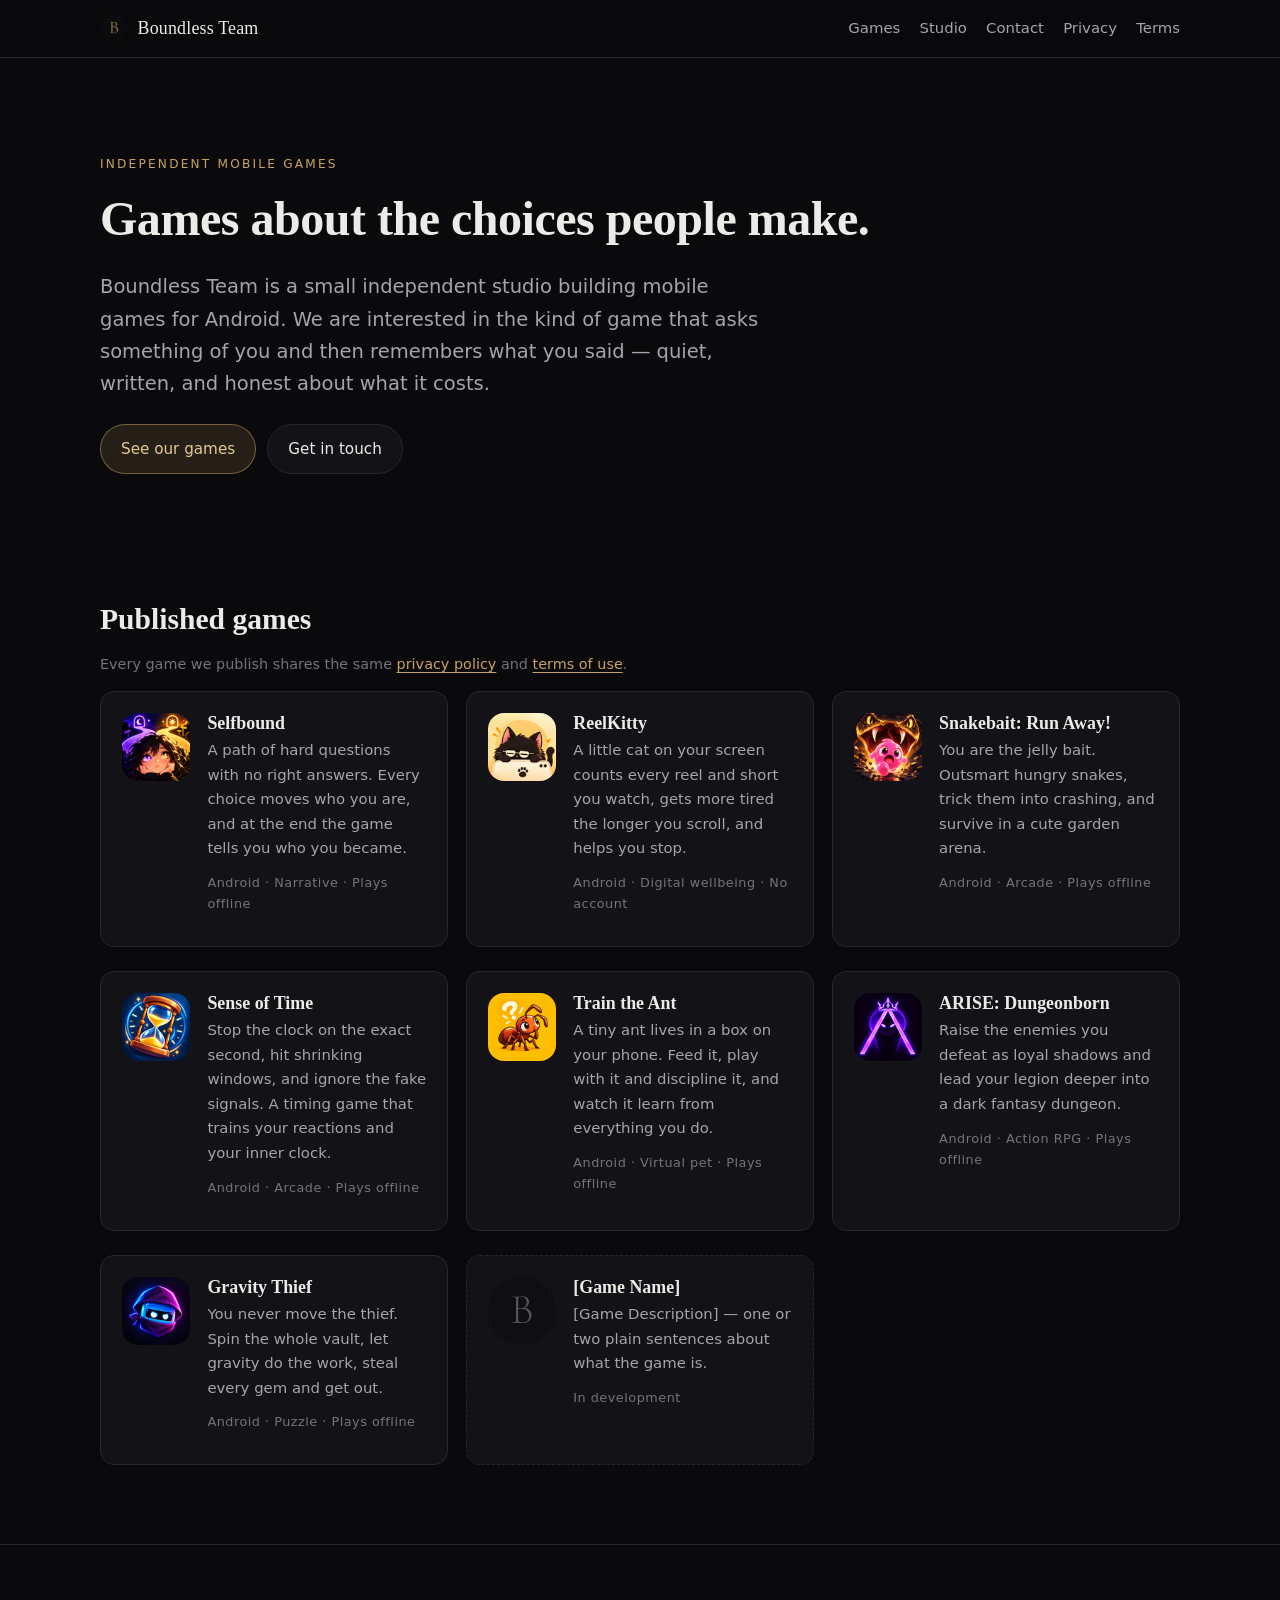
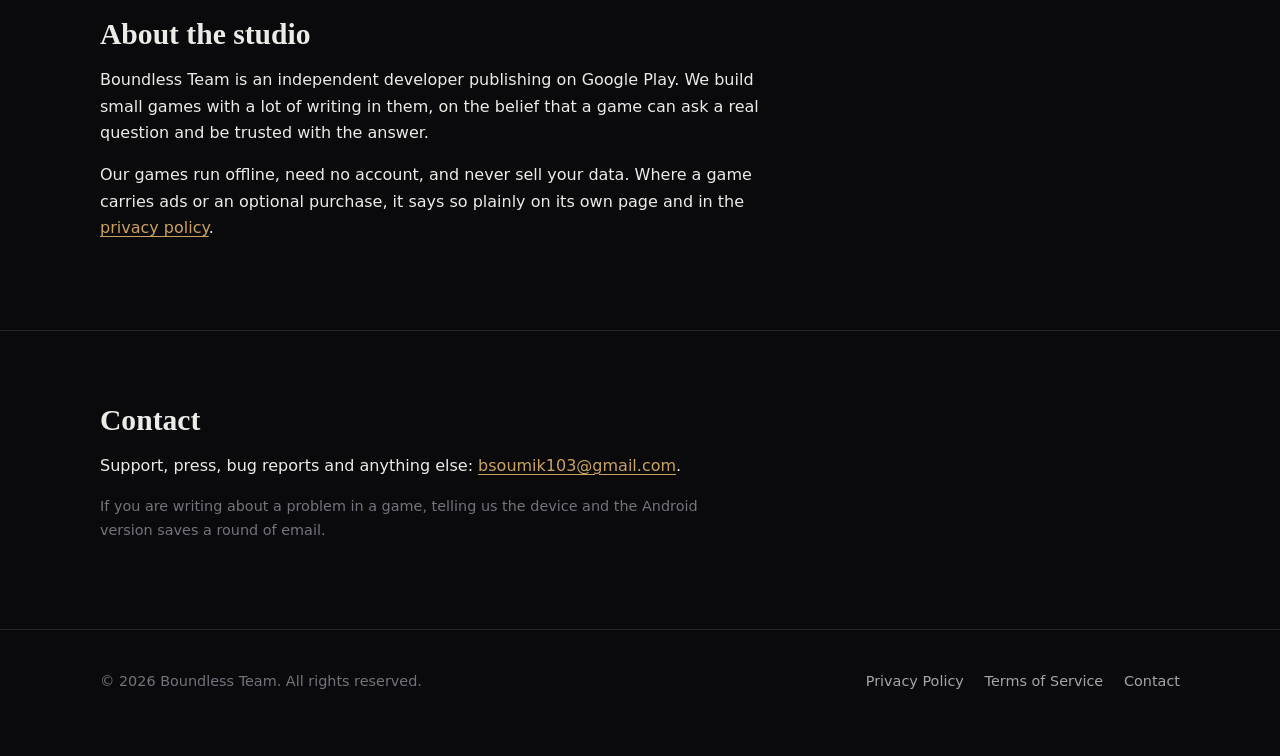
<file: index.html>
<!DOCTYPE html>
<html lang="en">
<head>
<meta charset="utf-8">
<meta name="viewport" content="width=device-width, initial-scale=1">
<title>Boundless Team — Mobile games about the choices people make</title>
<meta name="description" content="Boundless Team is an independent mobile game studio. We make small, honest games about choices, and the people who have to live with them.">
<link rel="canonical" href="https://games.boundlessfiction.com/">
<meta property="og:type" content="website">
<meta property="og:site_name" content="Boundless Team">
<meta property="og:title" content="Boundless Team — Mobile games about the choices people make">
<meta property="og:description" content="An independent mobile game studio. Small, honest games about choices, and the people who have to live with them.">
<meta property="og:url" content="https://games.boundlessfiction.com/">
<meta property="og:image" content="https://games.boundlessfiction.com/assets/img/site/og.jpg">
<meta name="twitter:card" content="summary_large_image">
<link rel="icon" href="/favicon.ico" sizes="any">
<link rel="icon" href="/assets/img/site/icon-512.png" type="image/png">
<link rel="apple-touch-icon" href="/assets/img/site/apple-touch-icon.png">
<link rel="stylesheet" href="/assets/css/site.css">
<script type="application/ld+json">
{
  "@context": "https://schema.org",
  "@type": "Organization",
  "name": "Boundless Team",
  "url": "https://games.boundlessfiction.com/",
  "logo": "https://games.boundlessfiction.com/assets/img/site/icon-512.png",
  "email": "bsoumik103@gmail.com"
}
</script>
</head>
<body>
<a class="skip" href="#main">Skip to content</a>

<header class="site-head">
  <div class="wrap">
    <a class="brand" href="/">
      <img src="/assets/img/site/icon-512.png" alt="" width="28" height="28">
      Boundless Team
    </a>
    <nav class="site-nav" aria-label="Main">
      <a href="#games">Games</a>
      <a href="#studio">Studio</a>
      <a href="#contact">Contact</a>
      <a href="/privacy-policy/">Privacy</a>
      <a href="/terms/">Terms</a>
    </nav>
  </div>
</header>

<main id="main">

  <section class="hero">
    <div class="wrap">
      <p class="eyebrow">Independent mobile games</p>
      <h1>Games about the choices people make.</h1>
      <p class="lede">
        Boundless Team is a small independent studio building mobile games for Android. We are
        interested in the kind of game that asks something of you and then remembers what you
        said — quiet, written, and honest about what it costs.
      </p>
      <div class="btn-row">
        <a class="btn btn-primary" href="#games">See our games</a>
        <a class="btn" href="#contact">Get in touch</a>
      </div>
    </div>
  </section>

  <section class="section" id="games">
    <div class="wrap">
      <h2>Published games</h2>
      <p class="prose muted">
        Every game we publish shares the same
        <a href="/privacy-policy/">privacy policy</a> and
        <a href="/terms/">terms of use</a>.
      </p>

      <ul class="cards">
        <li class="card">
          <img src="/assets/img/selfbound/icon-96.png" alt="Selfbound app icon" width="68" height="68" loading="lazy">
          <div>
            <h3><a href="/games/selfbound/">Selfbound</a></h3>
            <p>
              A path of hard questions with no right answers. Every choice moves who you are,
              and at the end the game tells you who you became.
            </p>
            <p class="meta">Android &middot; Narrative &middot; Plays offline</p>
          </div>
        </li>

        <li class="card">
          <img src="/assets/img/reel-counter/icon-96.png" alt="ReelKitty app icon" width="68" height="68" loading="lazy">
          <div>
            <h3><a href="/games/reel-counter/">ReelKitty</a></h3>
            <p>
              A little cat on your screen counts every reel and short you watch, gets more tired
              the longer you scroll, and helps you stop.
            </p>
            <p class="meta">Android &middot; Digital wellbeing &middot; No account</p>
          </div>
        </li>

        <li class="card">
          <img src="/assets/img/snakebait/icon-96.png" alt="Snakebait app icon" width="68" height="68" loading="lazy">
          <div>
            <h3><a href="/games/snakebait/">Snakebait: Run Away!</a></h3>
            <p>
              You are the jelly bait. Outsmart hungry snakes, trick them into crashing, and
              survive in a cute garden arena.
            </p>
            <p class="meta">Android &middot; Arcade &middot; Plays offline</p>
          </div>
        </li>

        <li class="card">
          <img src="/assets/img/sense-of-time/icon-96.png" alt="Sense of Time app icon" width="68" height="68" loading="lazy">
          <div>
            <h3><a href="/games/sense-of-time/">Sense of Time</a></h3>
            <p>
              Stop the clock on the exact second, hit shrinking windows, and ignore the fake
              signals. A timing game that trains your reactions and your inner clock.
            </p>
            <p class="meta">Android &middot; Arcade &middot; Plays offline</p>
          </div>
        </li>

        <li class="card">
          <img src="/assets/img/train-the-ant/icon-96.png" alt="Train the Ant app icon" width="68" height="68" loading="lazy">
          <div>
            <h3><a href="/games/train-the-ant/">Train the Ant</a></h3>
            <p>
              A tiny ant lives in a box on your phone. Feed it, play with it and discipline it,
              and watch it learn from everything you do.
            </p>
            <p class="meta">Android &middot; Virtual pet &middot; Plays offline</p>
          </div>
        </li>

        <li class="card">
          <img src="/assets/img/arise-dungeonborn/icon-96.png" alt="ARISE: Dungeonborn app icon" width="68" height="68" loading="lazy">
          <div>
            <h3><a href="/games/arise-dungeonborn/">ARISE: Dungeonborn</a></h3>
            <p>
              Raise the enemies you defeat as loyal shadows and lead your legion deeper into a
              dark fantasy dungeon.
            </p>
            <p class="meta">Android &middot; Action RPG &middot; Plays offline</p>
          </div>
        </li>

        <li class="card">
          <img src="/assets/img/gravity-thief/icon-96.png" alt="Gravity Thief app icon" width="68" height="68" loading="lazy">
          <div>
            <h3><a href="/games/gravity-thief/">Gravity Thief</a></h3>
            <p>
              You never move the thief. Spin the whole vault, let gravity do the work, steal
              every gem and get out.
            </p>
            <p class="meta">Android &middot; Puzzle &middot; Plays offline</p>
          </div>
        </li>

        <!-- Copy this card for each new game. Keep the folder name and the href in step. -->
        <li class="card soon">
          <img src="/assets/img/site/icon-512.png" alt="" width="68" height="68" loading="lazy">
          <div>
            <h3><a href="/games/game-2/">[Game Name]</a></h3>
            <p>[Game Description] — one or two plain sentences about what the game is.</p>
            <p class="meta">In development</p>
          </div>
        </li>
      </ul>
    </div>
  </section>

  <section class="section" id="studio">
    <div class="wrap prose">
      <h2>About the studio</h2>
      <p>
        Boundless Team is an independent developer publishing on Google Play. We build small
        games with a lot of writing in them, on the belief that a game can ask a real question
        and be trusted with the answer.
      </p>
      <p>
        Our games run offline, need no account, and never sell your data. Where a game carries
        ads or an optional purchase, it says so plainly on its own page and in the
        <a href="/privacy-policy/">privacy policy</a>.
      </p>
    </div>
  </section>

  <section class="section" id="contact">
    <div class="wrap prose">
      <h2>Contact</h2>
      <p>
        Support, press, bug reports and anything else:
        <a href="mailto:bsoumik103@gmail.com">bsoumik103@gmail.com</a>.
      </p>
      <p class="muted">
        If you are writing about a problem in a game, telling us the device and the Android
        version saves a round of email.
      </p>
    </div>
  </section>

</main>

<footer class="site-foot">
  <div class="wrap">
    <p>&copy; <span id="year">2026</span> Boundless Team. All rights reserved.</p>
    <nav aria-label="Legal">
      <a href="/privacy-policy/">Privacy Policy</a>
      <a href="/terms/">Terms of Service</a>
      <a href="mailto:bsoumik103@gmail.com">Contact</a>
    </nav>
  </div>
</footer>

<script>
  // The only script on the site: keeps the copyright year honest without a build step.
  document.getElementById('year').textContent = new Date().getFullYear();
</script>
</body>
</html>
</file>
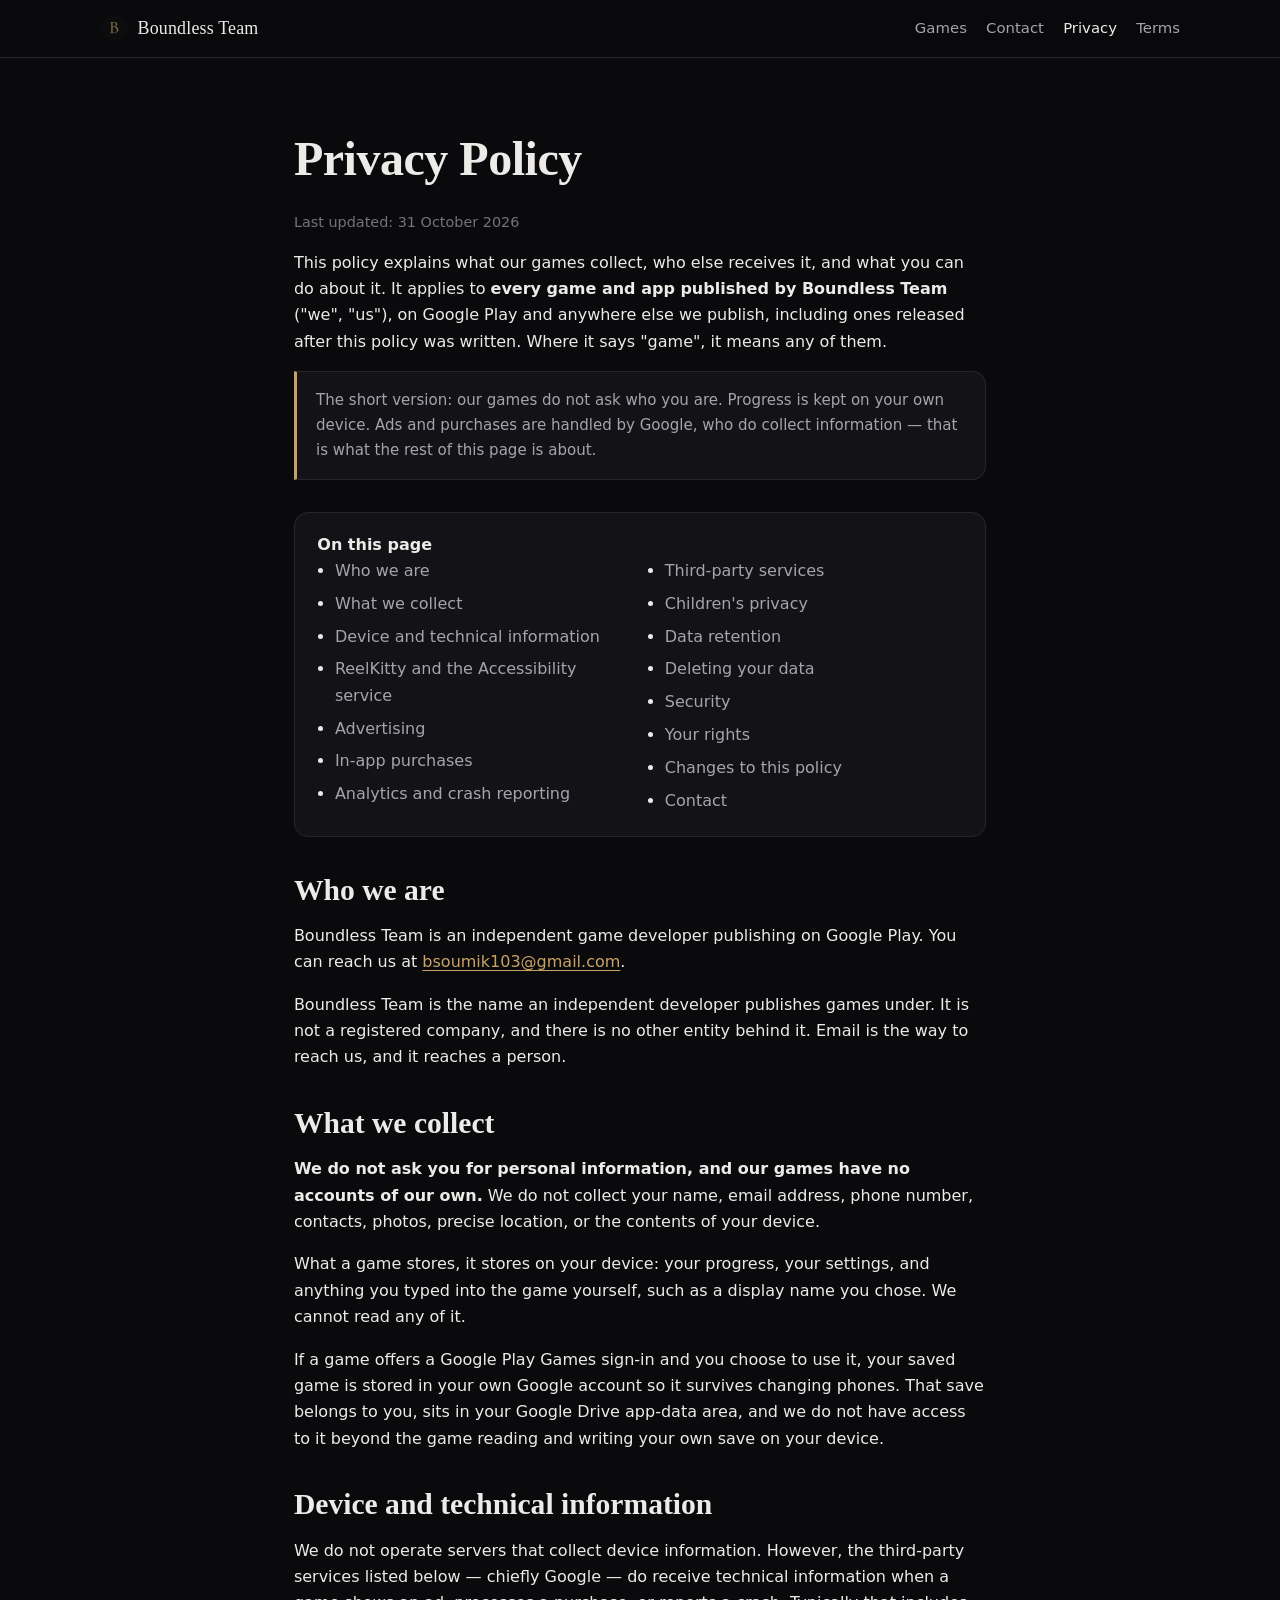
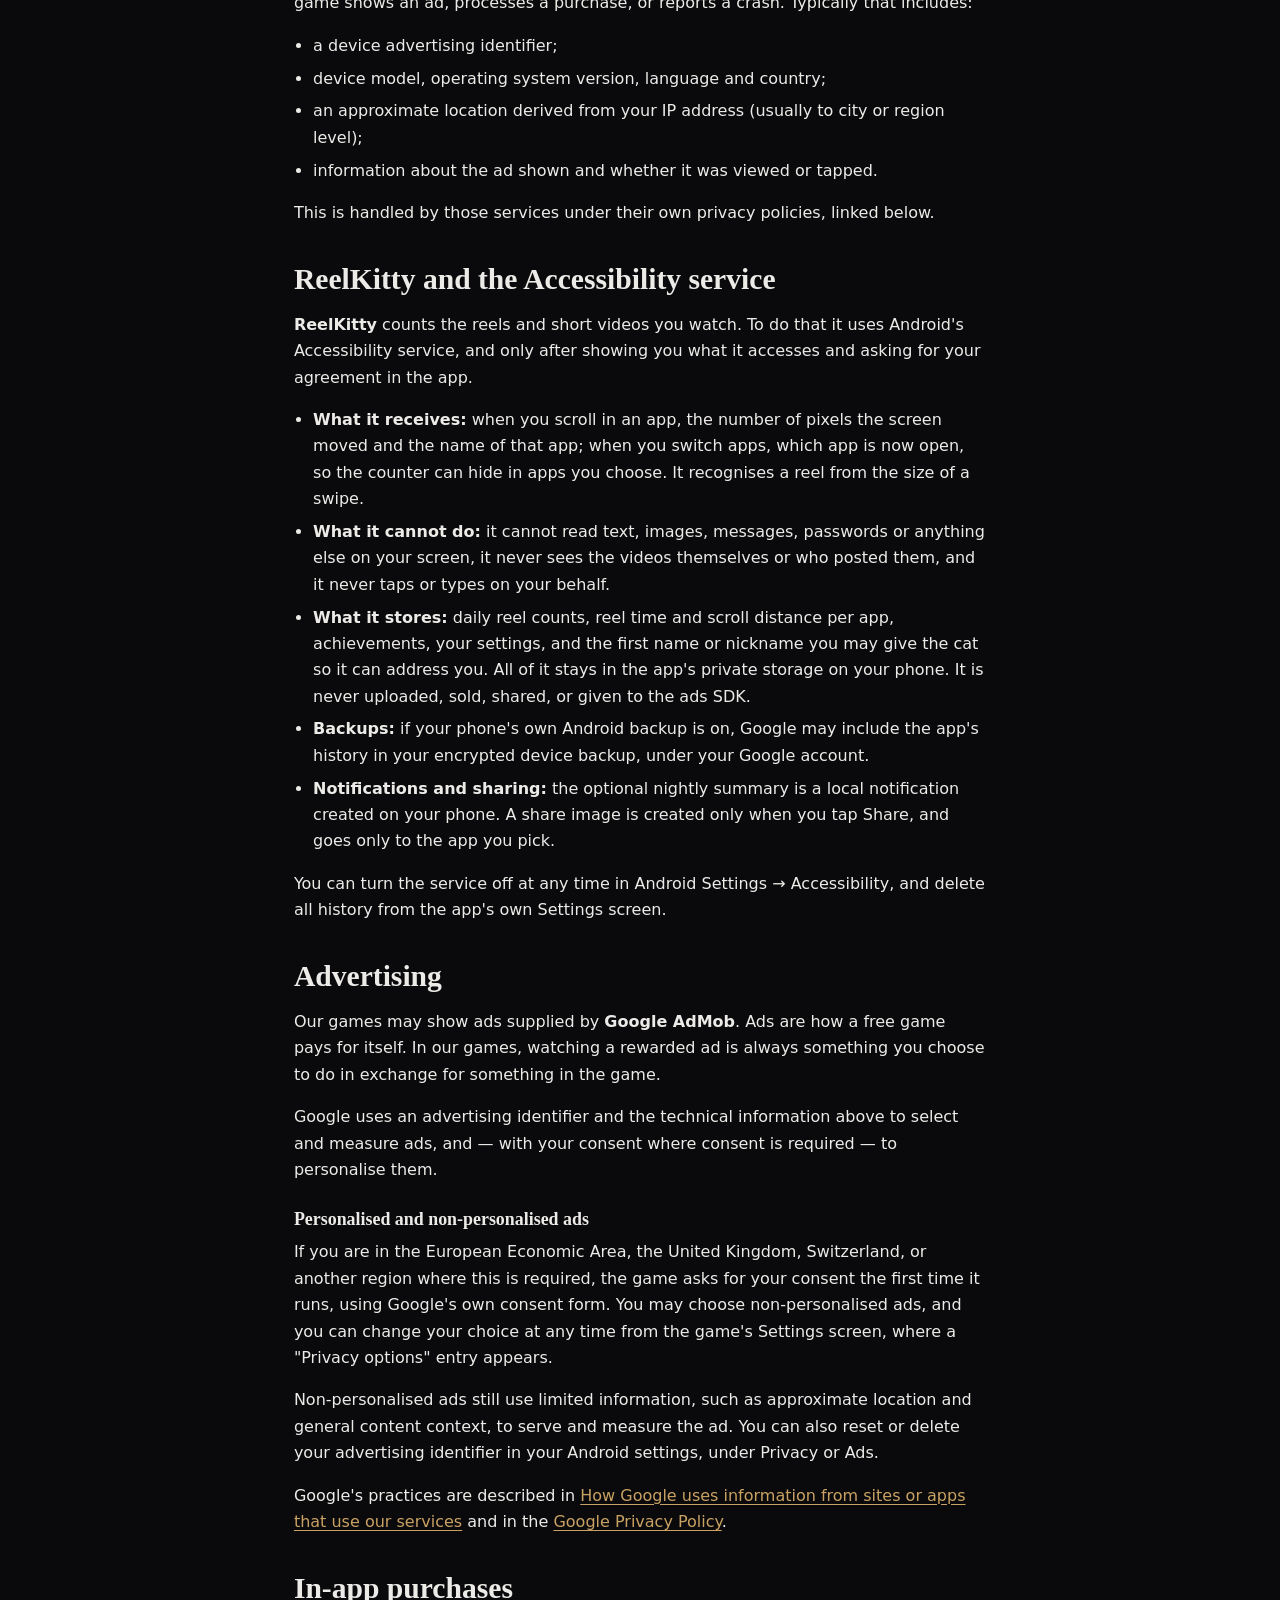
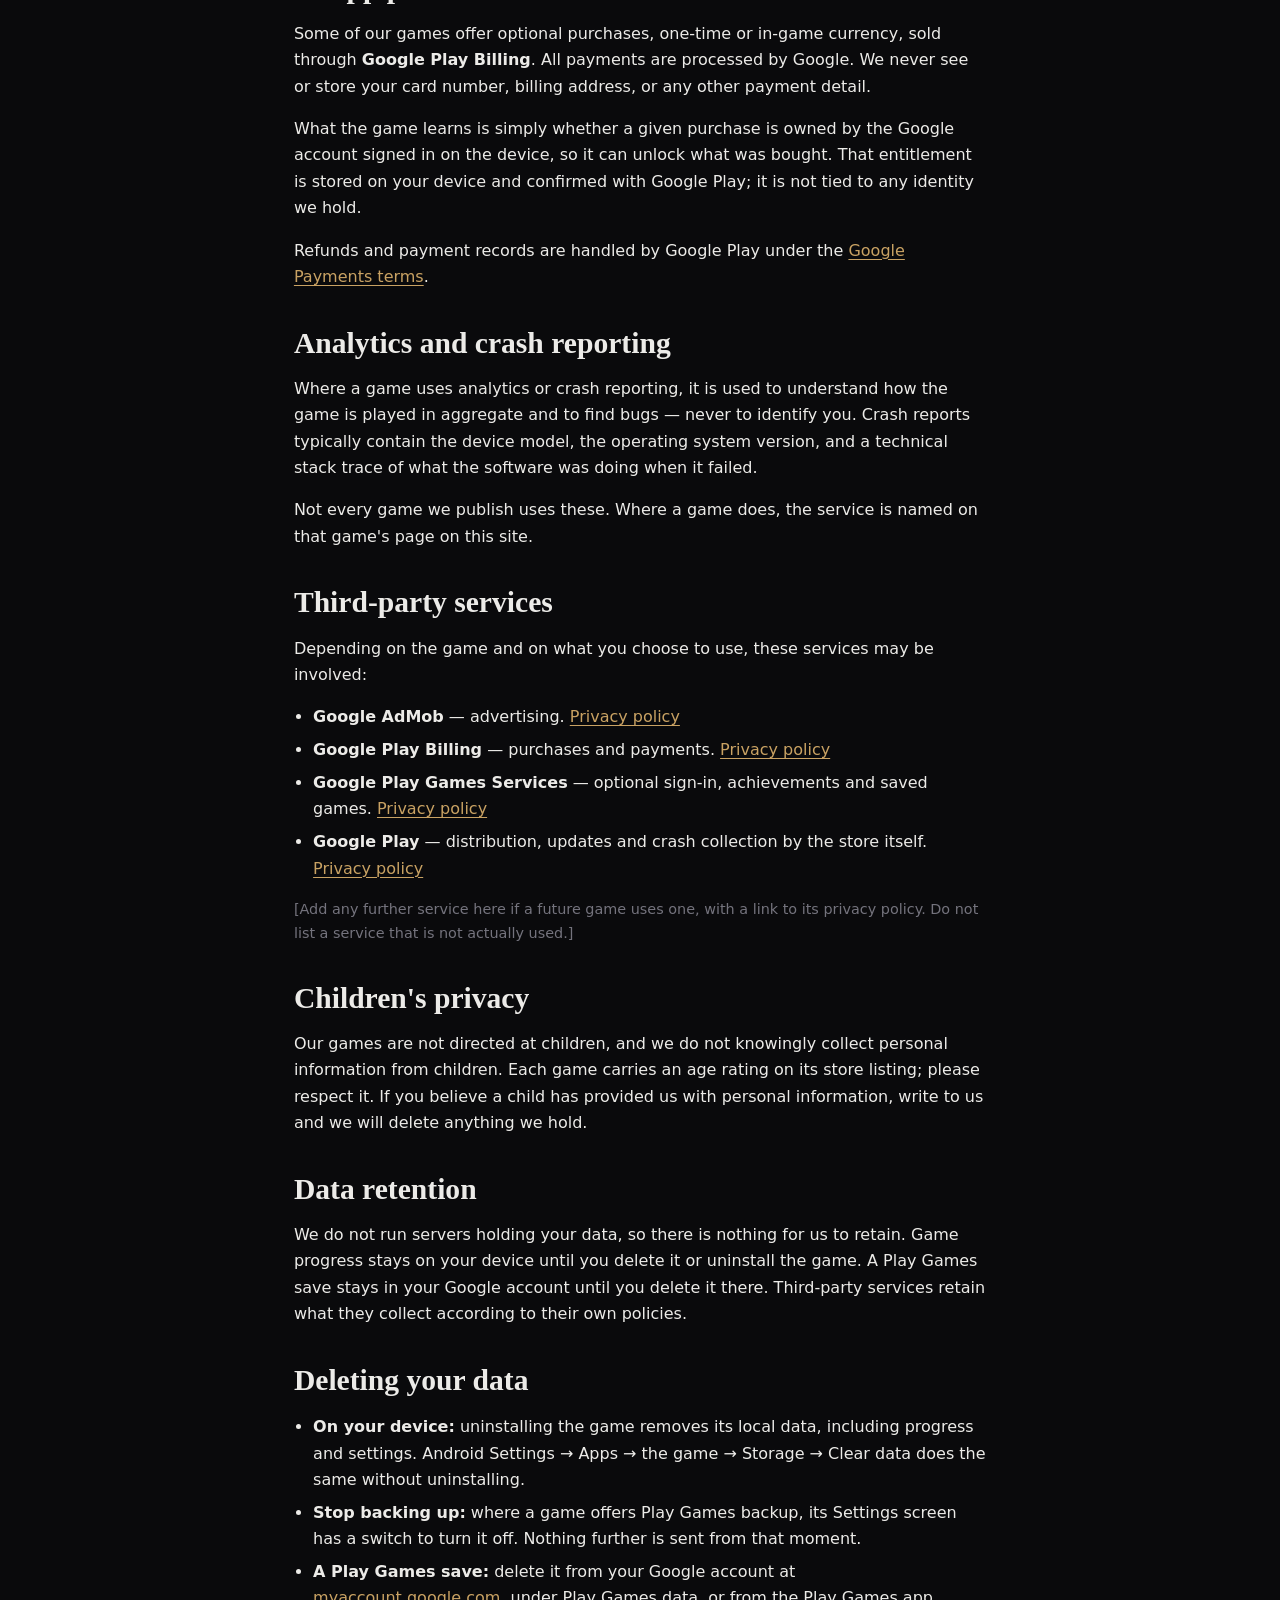
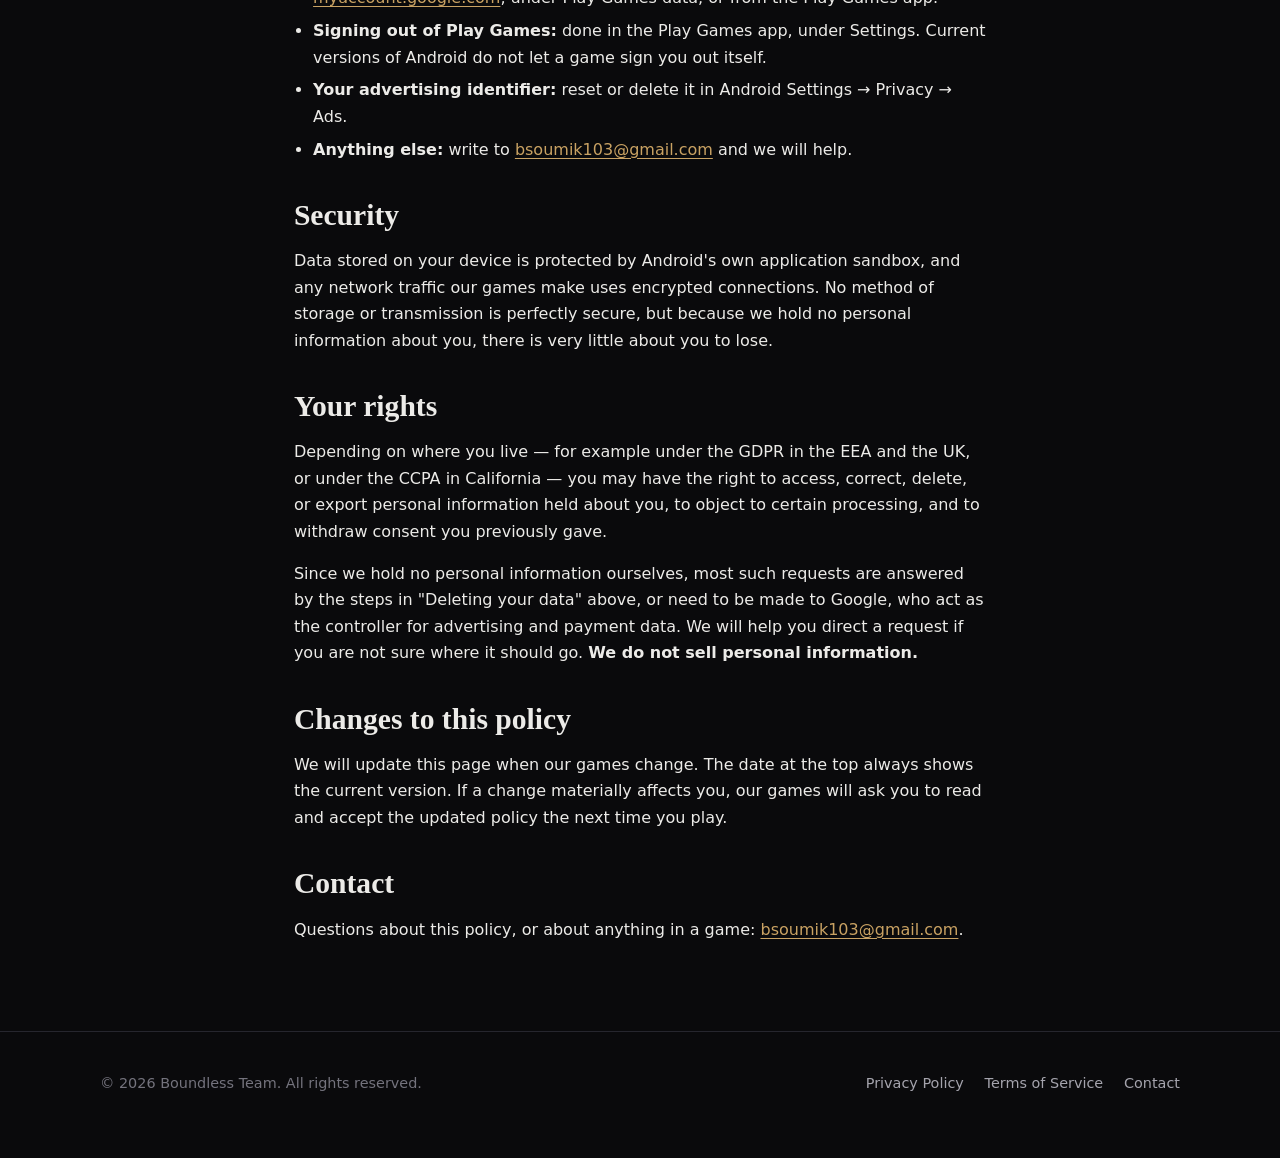
<file: privacy-policy/index.html>
<!DOCTYPE html>
<html lang="en">
<head>
<meta charset="utf-8">
<meta name="viewport" content="width=device-width, initial-scale=1">
<title>Privacy Policy — Boundless Team</title>
<meta name="description" content="The privacy policy covering all games and apps published by Boundless Team: what is collected, by whom, and how to have it deleted.">
<link rel="canonical" href="https://games.boundlessfiction.com/privacy-policy/">
<meta property="og:type" content="article">
<meta property="og:site_name" content="Boundless Team">
<meta property="og:title" content="Privacy Policy — Boundless Team">
<meta property="og:description" content="The privacy policy covering all games published by Boundless Team.">
<meta property="og:url" content="https://games.boundlessfiction.com/privacy-policy/">
<meta property="og:image" content="https://games.boundlessfiction.com/assets/img/site/og.jpg">
<link rel="icon" href="/favicon.ico" sizes="any">
<link rel="apple-touch-icon" href="/assets/img/site/apple-touch-icon.png">
<link rel="stylesheet" href="/assets/css/site.css">
</head>
<body>
<a class="skip" href="#main">Skip to content</a>

<header class="site-head">
  <div class="wrap">
    <a class="brand" href="/">
      <img src="/assets/img/site/icon-512.png" alt="" width="28" height="28">
      Boundless Team
    </a>
    <nav class="site-nav" aria-label="Main">
      <a href="/#games">Games</a>
      <a href="/#contact">Contact</a>
      <a href="/privacy-policy/" aria-current="page">Privacy</a>
      <a href="/terms/">Terms</a>
    </nav>
  </div>
</header>

<main id="main" class="section">
  <div class="wrap doc">

    <h1>Privacy Policy</h1>
    <p class="updated">Last updated: 31 October 2026</p>

    <p>
      This policy explains what our games collect, who else receives it, and what you can do
      about it. It applies to <strong>every game and app published by Boundless Team</strong>
      ("we", "us"), on Google Play and anywhere else we publish, including ones released
      after this policy was written. Where it says "game", it means any of them.
    </p>

    <div class="note">
      <p style="margin:0">
        The short version: our games do not ask who you are. Progress is kept on your own
        device. Ads and purchases are handled by Google, who do collect information — that is
        what the rest of this page is about.
      </p>
    </div>

    <div class="toc" style="margin:2rem 0">
      <strong>On this page</strong>
      <ul>
        <li><a href="#who">Who we are</a></li>
        <li><a href="#collect">What we collect</a></li>
        <li><a href="#device">Device and technical information</a></li>
        <li><a href="#reel-counter">ReelKitty and the Accessibility service</a></li>
        <li><a href="#ads">Advertising</a></li>
        <li><a href="#purchases">In-app purchases</a></li>
        <li><a href="#analytics">Analytics and crash reporting</a></li>
        <li><a href="#third-party">Third-party services</a></li>
        <li><a href="#children">Children's privacy</a></li>
        <li><a href="#retention">Data retention</a></li>
        <li><a href="#deletion">Deleting your data</a></li>
        <li><a href="#security">Security</a></li>
        <li><a href="#rights">Your rights</a></li>
        <li><a href="#changes">Changes to this policy</a></li>
        <li><a href="#contact">Contact</a></li>
      </ul>
    </div>

    <h2 id="who">Who we are</h2>
    <p>
      Boundless Team is an independent game developer publishing on Google Play. You can
      reach us at <a href="mailto:bsoumik103@gmail.com">bsoumik103@gmail.com</a>.
    </p>
    <p>
      Boundless Team is the name an independent developer publishes games under. It is not a
      registered company, and there is no other entity behind it. Email is the way to reach
      us, and it reaches a person.
    </p>

    <h2 id="collect">What we collect</h2>
    <p>
      <strong>We do not ask you for personal information, and our games have no accounts of
      our own.</strong> We do not collect your name, email address, phone number, contacts,
      photos, precise location, or the contents of your device.
    </p>
    <p>
      What a game stores, it stores on your device: your progress, your settings, and anything
      you typed into the game yourself, such as a display name you chose. We cannot read any
      of it.
    </p>
    <p>
      If a game offers a Google Play Games sign-in and you choose to use it, your saved game is
      stored in your own Google account so it survives changing phones. That save belongs to
      you, sits in your Google Drive app-data area, and we do not have access to it beyond the
      game reading and writing your own save on your device.
    </p>

    <h2 id="device">Device and technical information</h2>
    <p>
      We do not operate servers that collect device information. However, the third-party
      services listed below — chiefly Google — do receive technical information when a game
      shows an ad, processes a purchase, or reports a crash. Typically that includes:
    </p>
    <ul>
      <li>a device advertising identifier;</li>
      <li>device model, operating system version, language and country;</li>
      <li>an approximate location derived from your IP address (usually to city or region level);</li>
      <li>information about the ad shown and whether it was viewed or tapped.</li>
    </ul>
    <p>
      This is handled by those services under their own privacy policies, linked below.
    </p>

    <h2 id="reel-counter">ReelKitty and the Accessibility service</h2>
    <p>
      <strong>ReelKitty</strong> counts the reels and short videos you watch. To do that it
      uses Android's Accessibility service, and only after showing you what it accesses and
      asking for your agreement in the app.
    </p>
    <ul>
      <li>
        <strong>What it receives:</strong> when you scroll in an app, the number of pixels the
        screen moved and the name of that app; when you switch apps, which app is now open, so
        the counter can hide in apps you choose. It recognises a reel from the size of a swipe.
      </li>
      <li>
        <strong>What it cannot do:</strong> it cannot read text, images, messages, passwords or
        anything else on your screen, it never sees the videos themselves or who posted them,
        and it never taps or types on your behalf.
      </li>
      <li>
        <strong>What it stores:</strong> daily reel counts, reel time and scroll distance per
        app, achievements, your settings, and the first name or nickname you may give the cat
        so it can address you. All of it stays in the app's private storage on your phone. It
        is never uploaded, sold, shared, or given to the ads SDK.
      </li>
      <li>
        <strong>Backups:</strong> if your phone's own Android backup is on, Google may include
        the app's history in your encrypted device backup, under your Google account.
      </li>
      <li>
        <strong>Notifications and sharing:</strong> the optional nightly summary is a local
        notification created on your phone. A share image is created only when you tap Share,
        and goes only to the app you pick.
      </li>
    </ul>
    <p>
      You can turn the service off at any time in Android Settings &rarr; Accessibility, and
      delete all history from the app's own Settings screen.
    </p>

    <h2 id="ads">Advertising</h2>
    <p>
      Our games may show ads supplied by <strong>Google AdMob</strong>. Ads are how a free game
      pays for itself. In our games, watching a rewarded ad is always something you choose to
      do in exchange for something in the game.
    </p>
    <p>
      Google uses an advertising identifier and the technical information above to select and
      measure ads, and — with your consent where consent is required — to personalise them.
    </p>

    <h3>Personalised and non-personalised ads</h3>
    <p>
      If you are in the European Economic Area, the United Kingdom, Switzerland, or another
      region where this is required, the game asks for your consent the first time it runs,
      using Google's own consent form. You may choose non-personalised ads, and you can change
      your choice at any time from the game's Settings screen, where a "Privacy options" entry
      appears.
    </p>
    <p>
      Non-personalised ads still use limited information, such as approximate location and
      general content context, to serve and measure the ad. You can also reset or delete your
      advertising identifier in your Android settings, under Privacy or Ads.
    </p>
    <p>
      Google's practices are described in
      <a href="https://policies.google.com/technologies/partner-sites" rel="noopener">How Google
      uses information from sites or apps that use our services</a> and in the
      <a href="https://policies.google.com/privacy" rel="noopener">Google Privacy Policy</a>.
    </p>

    <h2 id="purchases">In-app purchases</h2>
    <p>
      Some of our games offer optional purchases, one-time or in-game currency, sold through
      <strong>Google Play Billing</strong>. All payments are processed by Google. We never see
      or store your card number, billing address, or any other payment detail.
    </p>
    <p>
      What the game learns is simply whether a given purchase is owned by the Google account
      signed in on the device, so it can unlock what was bought. That entitlement is stored on
      your device and confirmed with Google Play; it is not tied to any identity we hold.
    </p>
    <p>
      Refunds and payment records are handled by Google Play under the
      <a href="https://payments.google.com/termsofservice" rel="noopener">Google Payments terms</a>.
    </p>

    <h2 id="analytics">Analytics and crash reporting</h2>
    <p>
      Where a game uses analytics or crash reporting, it is used to understand how the game is
      played in aggregate and to find bugs — never to identify you. Crash reports typically
      contain the device model, the operating system version, and a technical stack trace of
      what the software was doing when it failed.
    </p>
    <p>
      Not every game we publish uses these. Where a game does, the service is named on that
      game's page on this site.
    </p>

    <h2 id="third-party">Third-party services</h2>
    <p>Depending on the game and on what you choose to use, these services may be involved:</p>
    <ul>
      <li>
        <strong>Google AdMob</strong> — advertising.
        <a href="https://policies.google.com/privacy" rel="noopener">Privacy policy</a>
      </li>
      <li>
        <strong>Google Play Billing</strong> — purchases and payments.
        <a href="https://policies.google.com/privacy" rel="noopener">Privacy policy</a>
      </li>
      <li>
        <strong>Google Play Games Services</strong> — optional sign-in, achievements and saved
        games. <a href="https://policies.google.com/privacy" rel="noopener">Privacy policy</a>
      </li>
      <li>
        <strong>Google Play</strong> — distribution, updates and crash collection by the store
        itself. <a href="https://policies.google.com/privacy" rel="noopener">Privacy policy</a>
      </li>
    </ul>
    <p class="muted">
      [Add any further service here if a future game uses one, with a link to its privacy
      policy. Do not list a service that is not actually used.]
    </p>

    <h2 id="children">Children's privacy</h2>
    <p>
      Our games are not directed at children, and we do not knowingly collect personal
      information from children. Each game carries an age rating on its store listing; please
      respect it. If you believe a child has provided us with personal information, write to us
      and we will delete anything we hold.
    </p>

    <h2 id="retention">Data retention</h2>
    <p>
      We do not run servers holding your data, so there is nothing for us to retain. Game
      progress stays on your device until you delete it or uninstall the game. A Play Games
      save stays in your Google account until you delete it there. Third-party services retain
      what they collect according to their own policies.
    </p>

    <h2 id="deletion">Deleting your data</h2>
    <ul>
      <li>
        <strong>On your device:</strong> uninstalling the game removes its local data,
        including progress and settings. Android Settings &rarr; Apps &rarr; the game &rarr;
        Storage &rarr; Clear data does the same without uninstalling.
      </li>
      <li>
        <strong>Stop backing up:</strong> where a game offers Play Games backup, its Settings
        screen has a switch to turn it off. Nothing further is sent from that moment.
      </li>
      <li>
        <strong>A Play Games save:</strong> delete it from your Google account at
        <a href="https://myaccount.google.com/" rel="noopener">myaccount.google.com</a>, under
        Play Games data, or from the Play Games app.
      </li>
      <li>
        <strong>Signing out of Play Games:</strong> done in the Play Games app, under
        Settings. Current versions of Android do not let a game sign you out itself.
      </li>
      <li>
        <strong>Your advertising identifier:</strong> reset or delete it in Android Settings
        &rarr; Privacy &rarr; Ads.
      </li>
      <li>
        <strong>Anything else:</strong> write to
        <a href="mailto:bsoumik103@gmail.com">bsoumik103@gmail.com</a> and we will help.
      </li>
    </ul>

    <h2 id="security">Security</h2>
    <p>
      Data stored on your device is protected by Android's own application sandbox, and any
      network traffic our games make uses encrypted connections. No method of storage or
      transmission is perfectly secure, but because we hold no personal information about you,
      there is very little about you to lose.
    </p>

    <h2 id="rights">Your rights</h2>
    <p>
      Depending on where you live — for example under the GDPR in the EEA and the UK, or under
      the CCPA in California — you may have the right to access, correct, delete, or export
      personal information held about you, to object to certain processing, and to withdraw
      consent you previously gave.
    </p>
    <p>
      Since we hold no personal information ourselves, most such requests are answered by the
      steps in "Deleting your data" above, or need to be made to Google, who act as the
      controller for advertising and payment data. We will help you direct a request if you are
      not sure where it should go. <strong>We do not sell personal information.</strong>
    </p>

    <h2 id="changes">Changes to this policy</h2>
    <p>
      We will update this page when our games change. The date at the top always shows the
      current version. If a change materially affects you, our games will ask you to read and
      accept the updated policy the next time you play.
    </p>

    <h2 id="contact">Contact</h2>
    <p>
      Questions about this policy, or about anything in a game:
      <a href="mailto:bsoumik103@gmail.com">bsoumik103@gmail.com</a>.
    </p>

  </div>
</main>

<footer class="site-foot">
  <div class="wrap">
    <p>&copy; <span id="year">2026</span> Boundless Team. All rights reserved.</p>
    <nav aria-label="Legal">
      <a href="/privacy-policy/">Privacy Policy</a>
      <a href="/terms/">Terms of Service</a>
      <a href="mailto:bsoumik103@gmail.com">Contact</a>
    </nav>
  </div>
</footer>

<script>document.getElementById('year').textContent = new Date().getFullYear();</script>
</body>
</html>
</file>
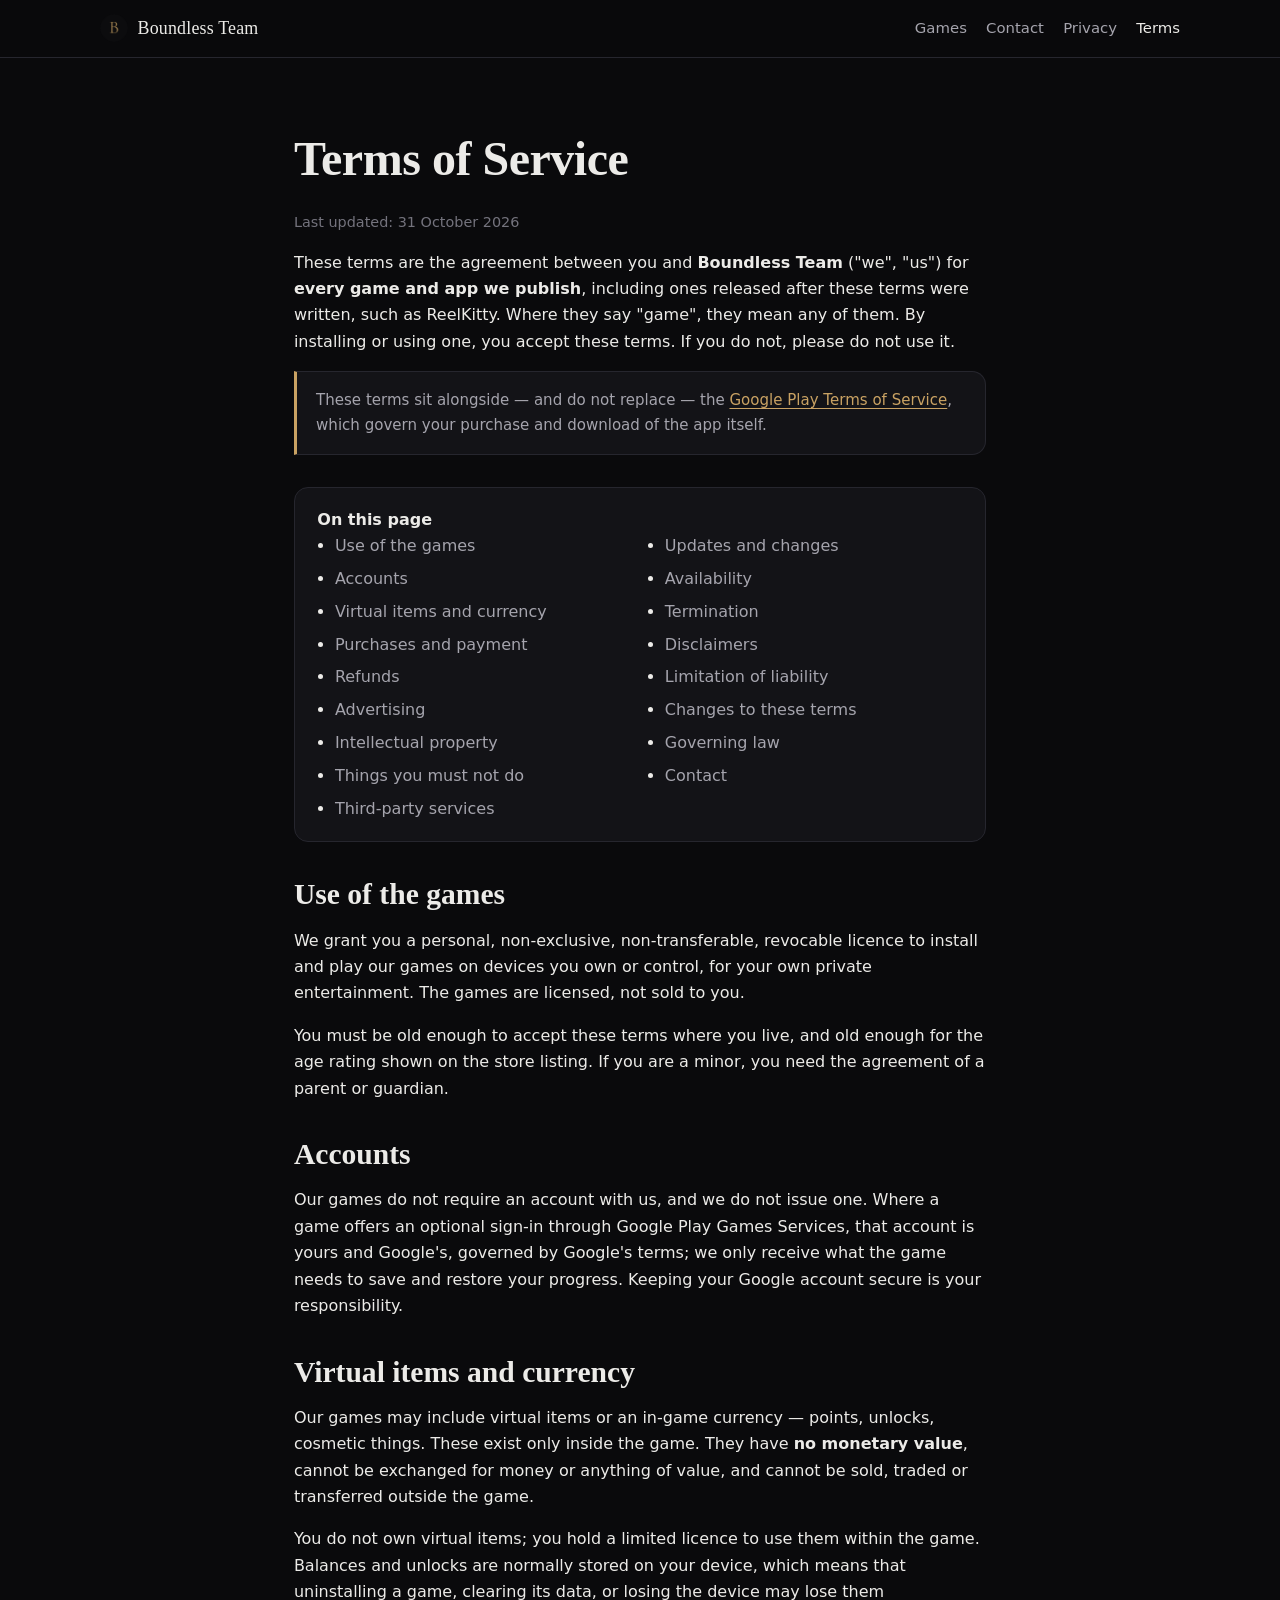
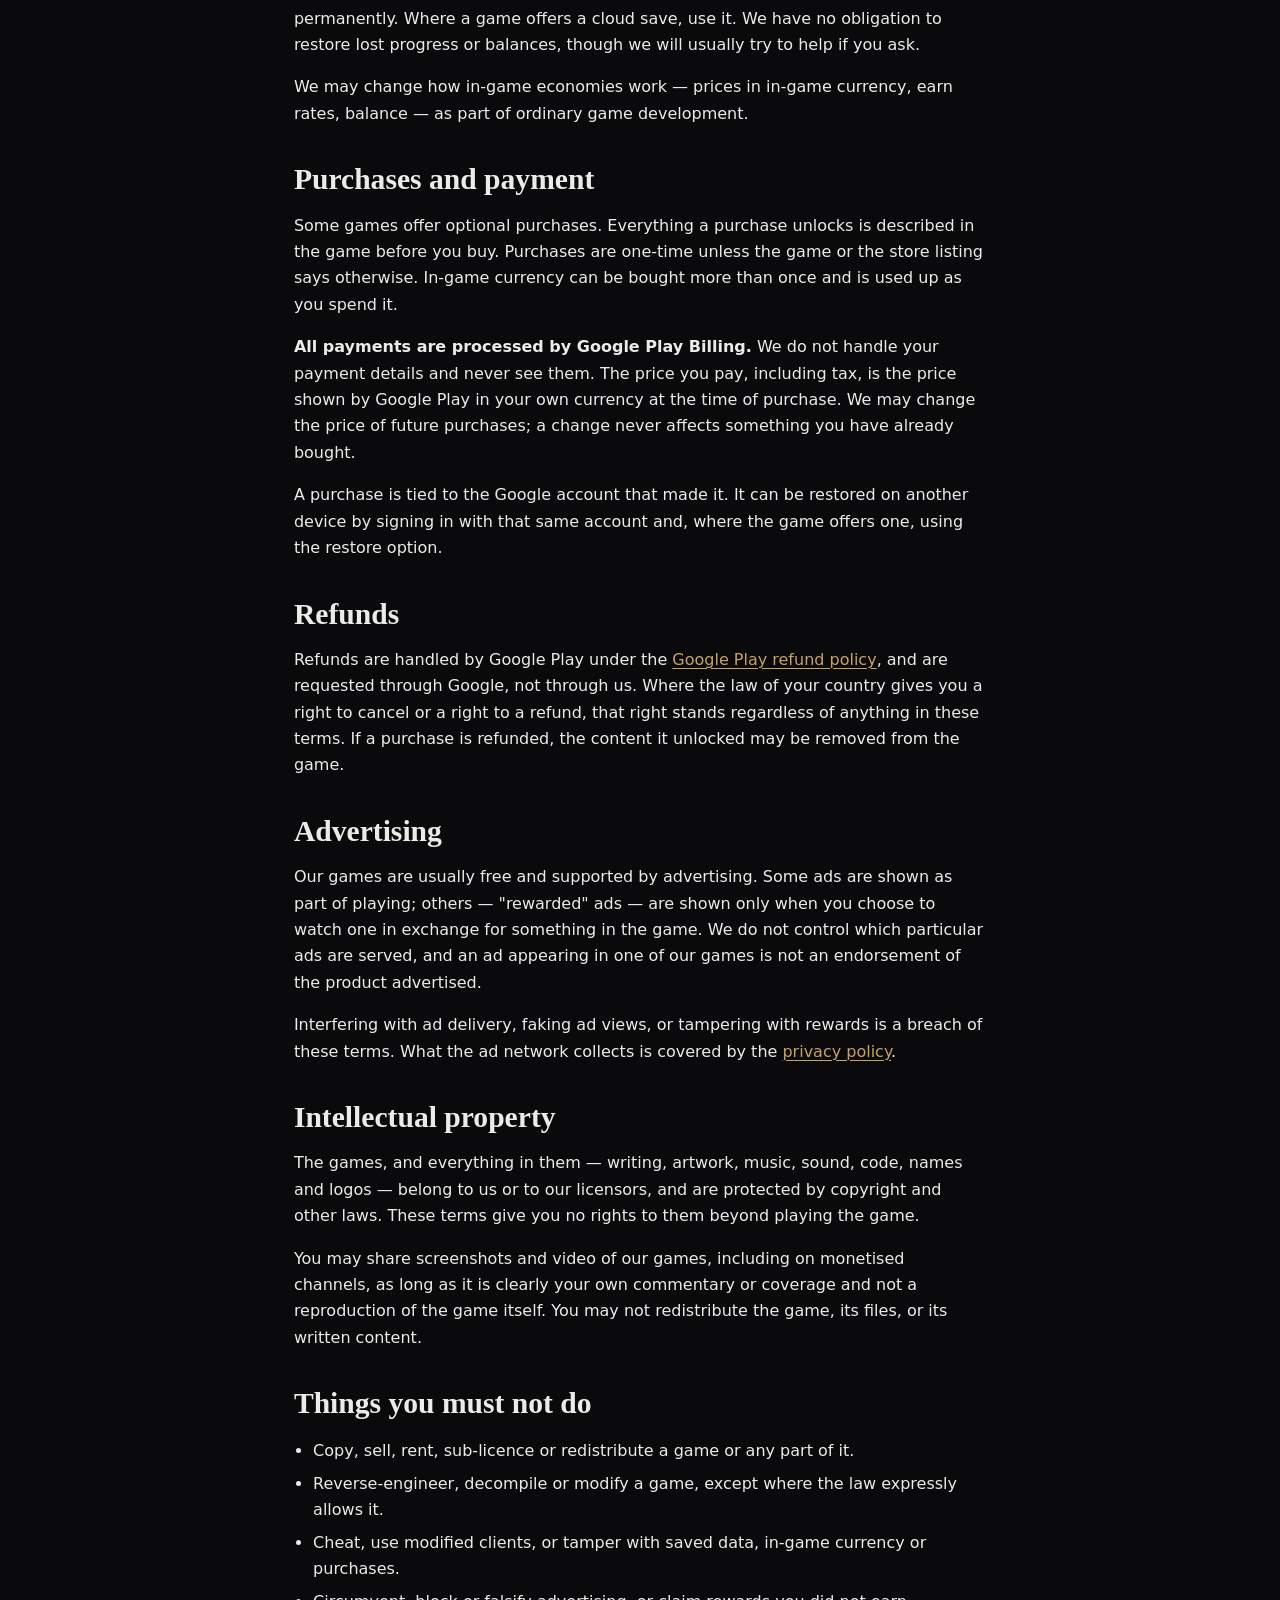
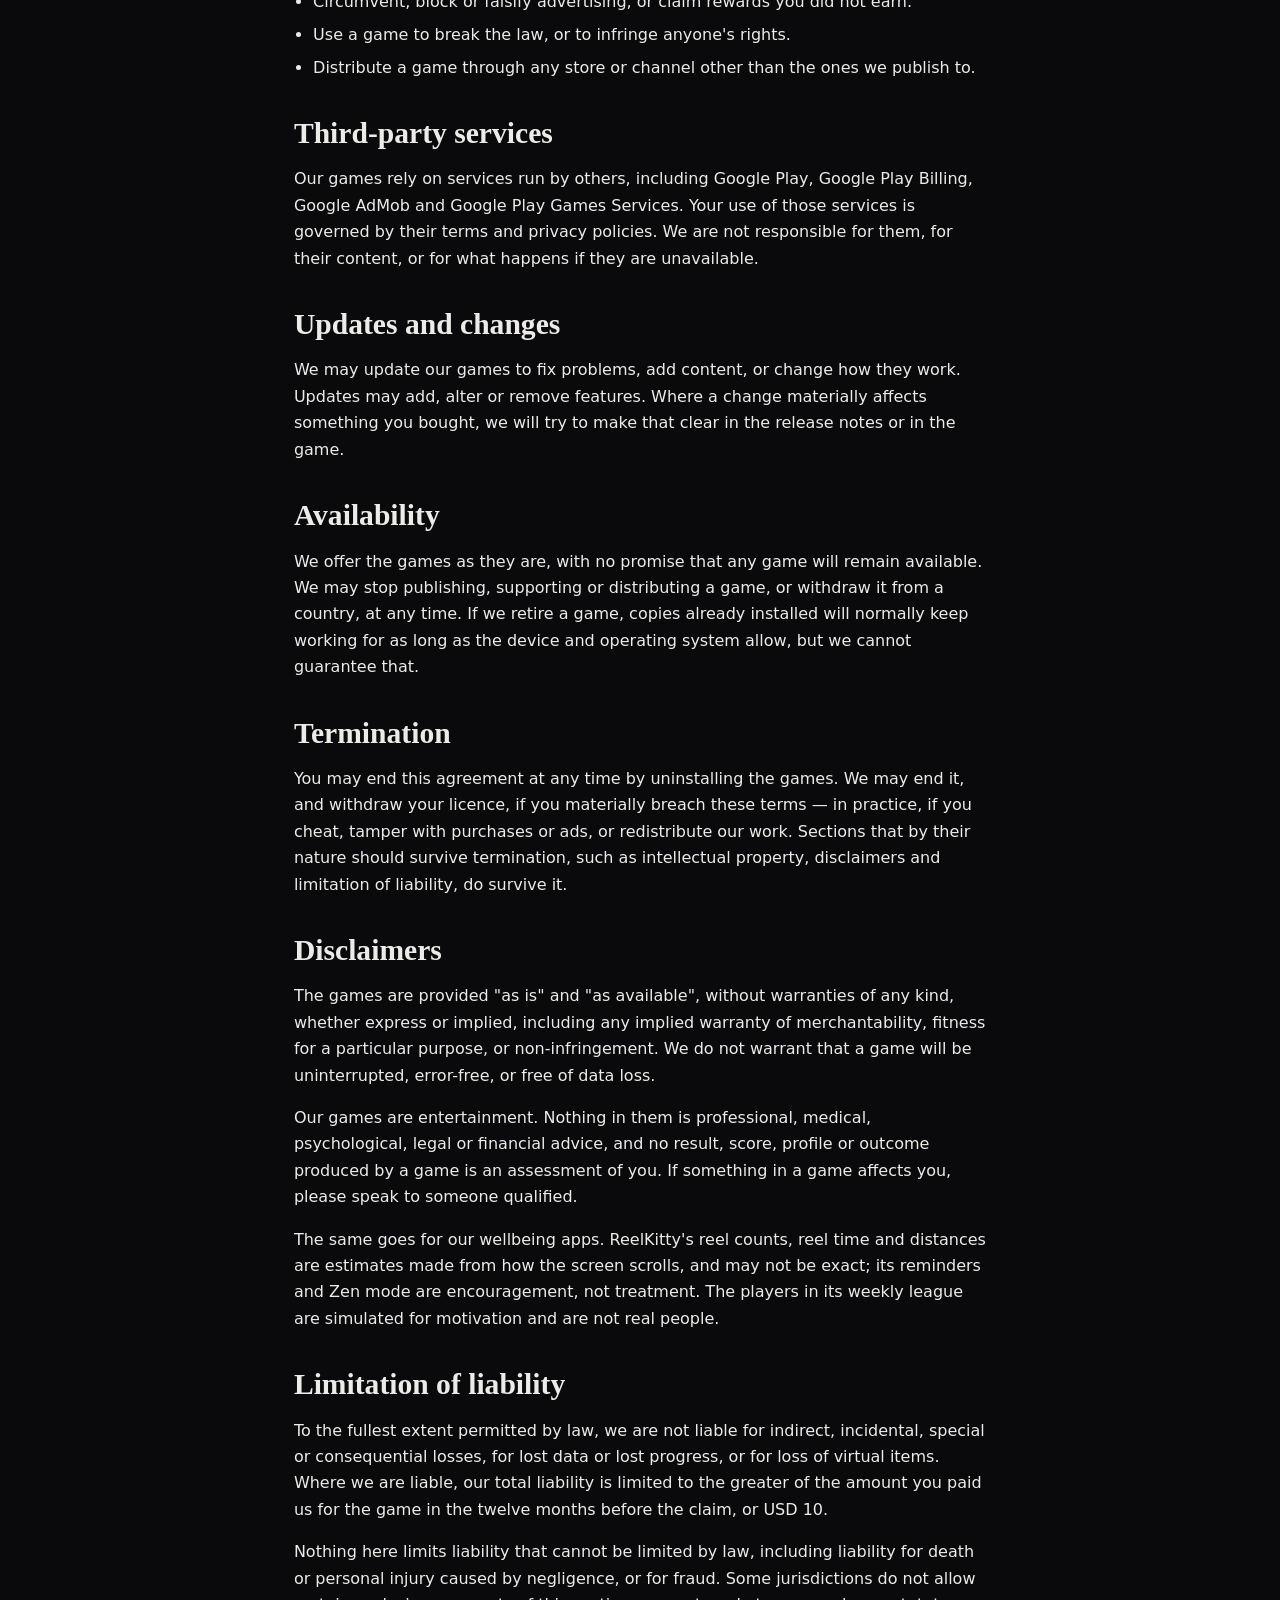
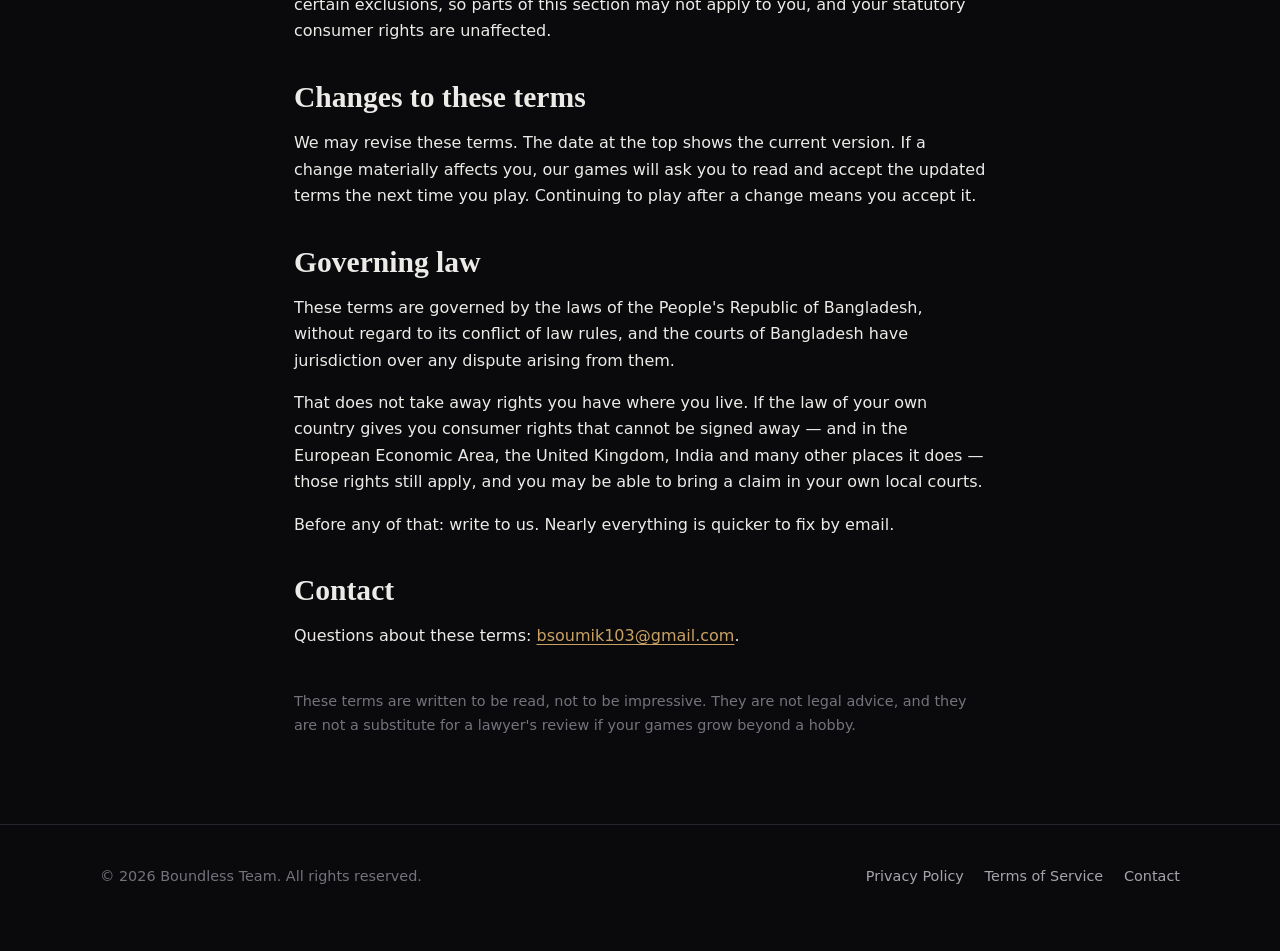
<file: terms/index.html>
<!DOCTYPE html>
<html lang="en">
<head>
<meta charset="utf-8">
<meta name="viewport" content="width=device-width, initial-scale=1">
<title>Terms of Service — Boundless Team</title>
<meta name="description" content="The terms of use covering all games and apps published by Boundless Team: purchases, virtual items, acceptable use, and the usual disclaimers.">
<link rel="canonical" href="https://games.boundlessfiction.com/terms/">
<meta property="og:type" content="article">
<meta property="og:site_name" content="Boundless Team">
<meta property="og:title" content="Terms of Service — Boundless Team">
<meta property="og:description" content="The terms of use covering all games published by Boundless Team.">
<meta property="og:url" content="https://games.boundlessfiction.com/terms/">
<meta property="og:image" content="https://games.boundlessfiction.com/assets/img/site/og.jpg">
<link rel="icon" href="/favicon.ico" sizes="any">
<link rel="apple-touch-icon" href="/assets/img/site/apple-touch-icon.png">
<link rel="stylesheet" href="/assets/css/site.css">
</head>
<body>
<a class="skip" href="#main">Skip to content</a>

<header class="site-head">
  <div class="wrap">
    <a class="brand" href="/">
      <img src="/assets/img/site/icon-512.png" alt="" width="28" height="28">
      Boundless Team
    </a>
    <nav class="site-nav" aria-label="Main">
      <a href="/#games">Games</a>
      <a href="/#contact">Contact</a>
      <a href="/privacy-policy/">Privacy</a>
      <a href="/terms/" aria-current="page">Terms</a>
    </nav>
  </div>
</header>

<main id="main" class="section">
  <div class="wrap doc">

    <h1>Terms of Service</h1>
    <p class="updated">Last updated: 31 October 2026</p>

    <p>
      These terms are the agreement between you and <strong>Boundless Team</strong> ("we",
      "us") for <strong>every game and app we publish</strong>, including ones released after
      these terms were written, such as ReelKitty. Where they say "game", they mean any of
      them. By installing or using one, you accept these terms. If you do not, please do not
      use it.
    </p>

    <div class="note">
      <p style="margin:0">
        These terms sit alongside — and do not replace — the
        <a href="https://play.google.com/intl/en/about/play-terms/" rel="noopener">Google Play
        Terms of Service</a>, which govern your purchase and download of the app itself.
      </p>
    </div>

    <div class="toc" style="margin:2rem 0">
      <strong>On this page</strong>
      <ul>
        <li><a href="#licence">Use of the games</a></li>
        <li><a href="#accounts">Accounts</a></li>
        <li><a href="#virtual">Virtual items and currency</a></li>
        <li><a href="#purchases">Purchases and payment</a></li>
        <li><a href="#refunds">Refunds</a></li>
        <li><a href="#ads">Advertising</a></li>
        <li><a href="#ip">Intellectual property</a></li>
        <li><a href="#conduct">Things you must not do</a></li>
        <li><a href="#third-party">Third-party services</a></li>
        <li><a href="#updates">Updates and changes</a></li>
        <li><a href="#availability">Availability</a></li>
        <li><a href="#termination">Termination</a></li>
        <li><a href="#disclaimer">Disclaimers</a></li>
        <li><a href="#liability">Limitation of liability</a></li>
        <li><a href="#changes">Changes to these terms</a></li>
        <li><a href="#law">Governing law</a></li>
        <li><a href="#contact">Contact</a></li>
      </ul>
    </div>

    <h2 id="licence">Use of the games</h2>
    <p>
      We grant you a personal, non-exclusive, non-transferable, revocable licence to install
      and play our games on devices you own or control, for your own private entertainment.
      The games are licensed, not sold to you.
    </p>
    <p>
      You must be old enough to accept these terms where you live, and old enough for the age
      rating shown on the store listing. If you are a minor, you need the agreement of a parent
      or guardian.
    </p>

    <h2 id="accounts">Accounts</h2>
    <p>
      Our games do not require an account with us, and we do not issue one. Where a game offers
      an optional sign-in through Google Play Games Services, that account is yours and Google's,
      governed by Google's terms; we only receive what the game needs to save and restore your
      progress. Keeping your Google account secure is your responsibility.
    </p>

    <h2 id="virtual">Virtual items and currency</h2>
    <p>
      Our games may include virtual items or an in-game currency — points, unlocks, cosmetic
      things. These exist only inside the game. They have <strong>no monetary value</strong>,
      cannot be exchanged for money or anything of value, and cannot be sold, traded or
      transferred outside the game.
    </p>
    <p>
      You do not own virtual items; you hold a limited licence to use them within the game.
      Balances and unlocks are normally stored on your device, which means that uninstalling a
      game, clearing its data, or losing the device may lose them permanently. Where a game
      offers a cloud save, use it. We have no obligation to restore lost progress or balances,
      though we will usually try to help if you ask.
    </p>
    <p>
      We may change how in-game economies work — prices in in-game currency, earn rates,
      balance — as part of ordinary game development.
    </p>

    <h2 id="purchases">Purchases and payment</h2>
    <p>
      Some games offer optional purchases. Everything a purchase unlocks is described in the
      game before you buy. Purchases are one-time unless the game or the store listing says otherwise. In-game currency can be bought more than once and is used up as you spend it.
    </p>
    <p>
      <strong>All payments are processed by Google Play Billing.</strong> We do not handle your
      payment details and never see them. The price you pay, including tax, is the price shown
      by Google Play in your own currency at the time of purchase. We may change the price of
      future purchases; a change never affects something you have already bought.
    </p>
    <p>
      A purchase is tied to the Google account that made it. It can be restored on another
      device by signing in with that same account and, where the game offers one, using the
      restore option.
    </p>

    <h2 id="refunds">Refunds</h2>
    <p>
      Refunds are handled by Google Play under the
      <a href="https://support.google.com/googleplay/answer/2479637" rel="noopener">Google Play
      refund policy</a>, and are requested through Google, not through us. Where the law of
      your country gives you a right to cancel or a right to a refund, that right stands
      regardless of anything in these terms. If a purchase is refunded, the content it unlocked
      may be removed from the game.
    </p>

    <h2 id="ads">Advertising</h2>
    <p>
      Our games are usually free and supported by advertising. Some ads are shown as part of
      playing; others — "rewarded" ads — are shown only when you choose to watch one in
      exchange for something in the game. We do not control which particular ads are served,
      and an ad appearing in one of our games is not an endorsement of the product advertised.
    </p>
    <p>
      Interfering with ad delivery, faking ad views, or tampering with rewards is a breach of
      these terms. What the ad network collects is covered by the
      <a href="/privacy-policy/">privacy policy</a>.
    </p>

    <h2 id="ip">Intellectual property</h2>
    <p>
      The games, and everything in them — writing, artwork, music, sound, code, names and
      logos — belong to us or to our licensors, and are protected by copyright and other laws.
      These terms give you no rights to them beyond playing the game.
    </p>
    <p>
      You may share screenshots and video of our games, including on monetised channels, as
      long as it is clearly your own commentary or coverage and not a reproduction of the game
      itself. You may not redistribute the game, its files, or its written content.
    </p>

    <h2 id="conduct">Things you must not do</h2>
    <ul>
      <li>Copy, sell, rent, sub-licence or redistribute a game or any part of it.</li>
      <li>Reverse-engineer, decompile or modify a game, except where the law expressly allows it.</li>
      <li>Cheat, use modified clients, or tamper with saved data, in-game currency or purchases.</li>
      <li>Circumvent, block or falsify advertising, or claim rewards you did not earn.</li>
      <li>Use a game to break the law, or to infringe anyone's rights.</li>
      <li>Distribute a game through any store or channel other than the ones we publish to.</li>
    </ul>

    <h2 id="third-party">Third-party services</h2>
    <p>
      Our games rely on services run by others, including Google Play, Google Play Billing,
      Google AdMob and Google Play Games Services. Your use of those services is governed by
      their terms and privacy policies. We are not responsible for them, for their content, or
      for what happens if they are unavailable.
    </p>

    <h2 id="updates">Updates and changes</h2>
    <p>
      We may update our games to fix problems, add content, or change how they work. Updates
      may add, alter or remove features. Where a change materially affects something you
      bought, we will try to make that clear in the release notes or in the game.
    </p>

    <h2 id="availability">Availability</h2>
    <p>
      We offer the games as they are, with no promise that any game will remain available.
      We may stop publishing, supporting or distributing a game, or withdraw it from a country,
      at any time. If we retire a game, copies already installed will normally keep working for
      as long as the device and operating system allow, but we cannot guarantee that.
    </p>

    <h2 id="termination">Termination</h2>
    <p>
      You may end this agreement at any time by uninstalling the games. We may end it, and
      withdraw your licence, if you materially breach these terms — in practice, if you cheat,
      tamper with purchases or ads, or redistribute our work. Sections that by their nature
      should survive termination, such as intellectual property, disclaimers and limitation of
      liability, do survive it.
    </p>

    <h2 id="disclaimer">Disclaimers</h2>
    <p>
      The games are provided "as is" and "as available", without warranties of any kind, whether
      express or implied, including any implied warranty of merchantability, fitness for a
      particular purpose, or non-infringement. We do not warrant that a game will be
      uninterrupted, error-free, or free of data loss.
    </p>
    <p>
      Our games are entertainment. Nothing in them is professional, medical, psychological,
      legal or financial advice, and no result, score, profile or outcome produced by a game is
      an assessment of you. If something in a game affects you, please speak to someone
      qualified.
    </p>
    <p>
      The same goes for our wellbeing apps. ReelKitty's reel counts, reel time and distances
      are estimates made from how the screen scrolls, and may not be exact; its reminders and
      Zen mode are encouragement, not treatment. The players in its weekly league are simulated
      for motivation and are not real people.
    </p>

    <h2 id="liability">Limitation of liability</h2>
    <p>
      To the fullest extent permitted by law, we are not liable for indirect, incidental,
      special or consequential losses, for lost data or lost progress, or for loss of virtual
      items. Where we are liable, our total liability is limited to the greater of the amount
      you paid us for the game in the twelve months before the claim, or USD 10.
    </p>
    <p>
      Nothing here limits liability that cannot be limited by law, including liability for
      death or personal injury caused by negligence, or for fraud. Some jurisdictions do not
      allow certain exclusions, so parts of this section may not apply to you, and your
      statutory consumer rights are unaffected.
    </p>

    <h2 id="changes">Changes to these terms</h2>
    <p>
      We may revise these terms. The date at the top shows the current version. If a change
      materially affects you, our games will ask you to read and accept the updated terms the
      next time you play. Continuing to play after a change means you accept it.
    </p>

    <h2 id="law">Governing law</h2>
    <p>
      These terms are governed by the laws of the People's Republic of Bangladesh, without
      regard to its conflict of law rules, and the courts of Bangladesh have jurisdiction over
      any dispute arising from them.
    </p>
    <p>
      That does not take away rights you have where you live. If the law of your own country
      gives you consumer rights that cannot be signed away — and in the European Economic Area,
      the United Kingdom, India and many other places it does — those rights still apply, and
      you may be able to bring a claim in your own local courts.
    </p>
    <p>
      Before any of that: write to us. Nearly everything is quicker to fix by email.
    </p>

    <h2 id="contact">Contact</h2>
    <p>
      Questions about these terms:
      <a href="mailto:bsoumik103@gmail.com">bsoumik103@gmail.com</a>.
    </p>

    <p class="muted" style="margin-top:2.5rem">
      These terms are written to be read, not to be impressive. They are not legal advice, and
      they are not a substitute for a lawyer's review if your games grow beyond a hobby.
    </p>

  </div>
</main>

<footer class="site-foot">
  <div class="wrap">
    <p>&copy; <span id="year">2026</span> Boundless Team. All rights reserved.</p>
    <nav aria-label="Legal">
      <a href="/privacy-policy/">Privacy Policy</a>
      <a href="/terms/">Terms of Service</a>
      <a href="mailto:bsoumik103@gmail.com">Contact</a>
    </nav>
  </div>
</footer>

<script>document.getElementById('year').textContent = new Date().getFullYear();</script>
</body>
</html>
</file>
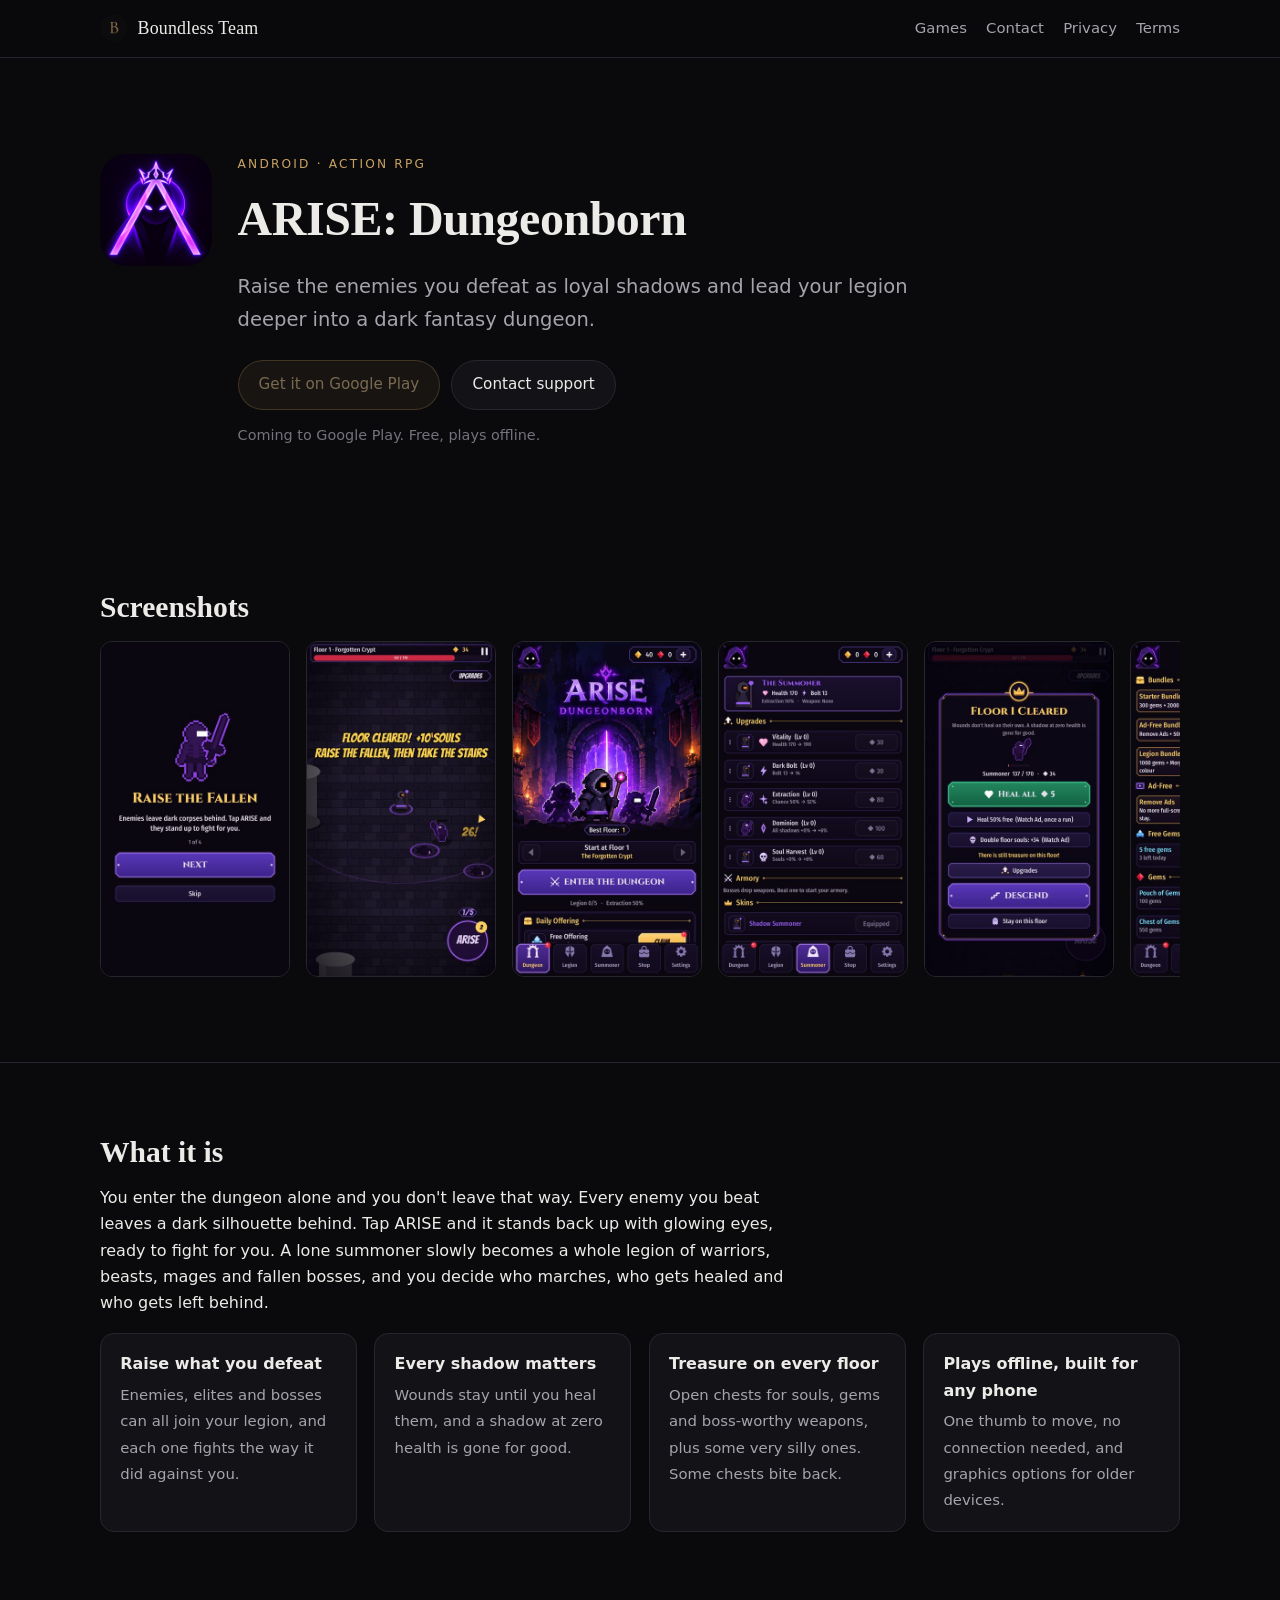
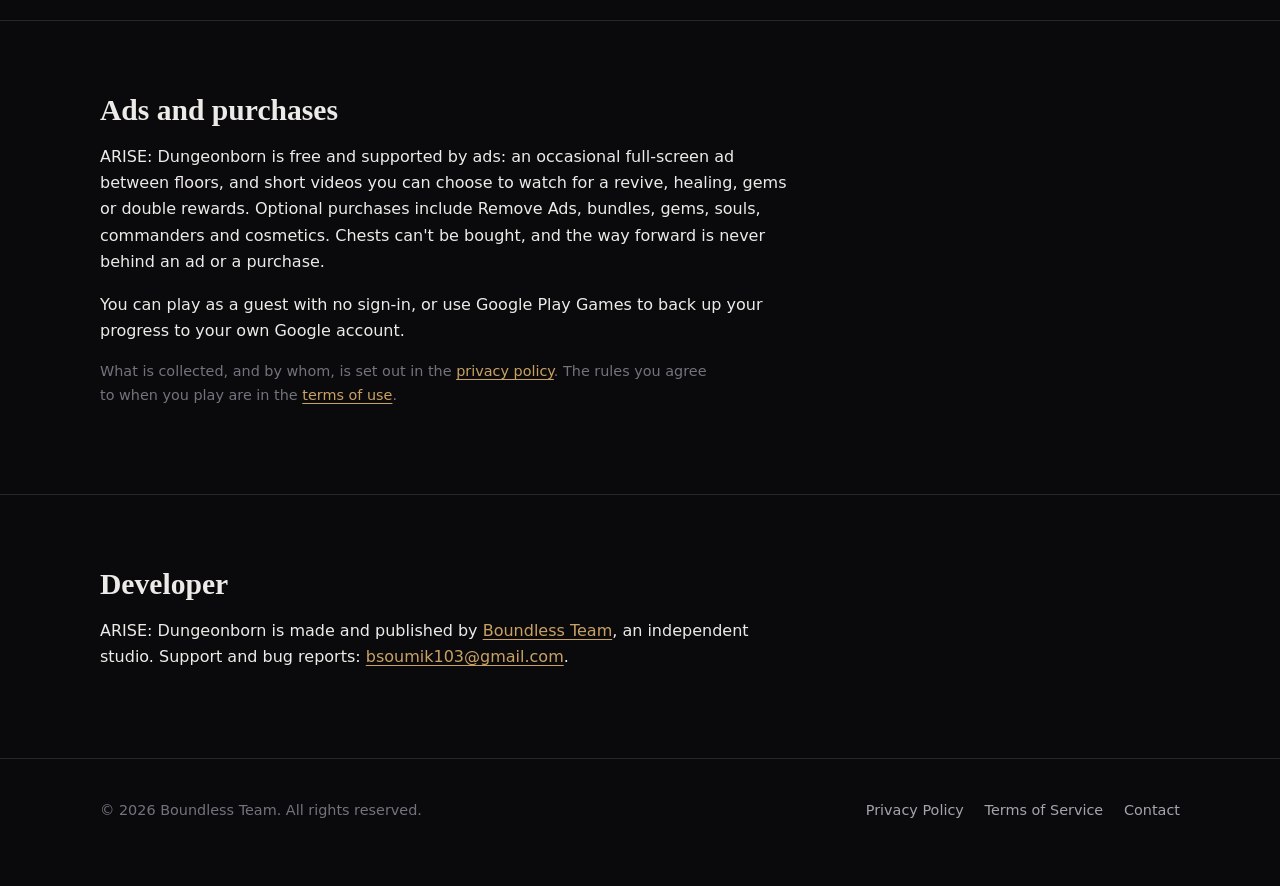
<file: games/arise-dungeonborn/index.html>
<!DOCTYPE html>
<html lang="en">
<head>
<meta charset="utf-8">
<meta name="viewport" content="width=device-width, initial-scale=1">
<title>ARISE: Dungeonborn — Boundless Team</title>
<meta name="description" content="Raise the enemies you defeat as loyal shadows and lead your legion deeper into a dark fantasy dungeon. An Android game from Boundless Team.">
<link rel="canonical" href="https://games.boundlessfiction.com/games/arise-dungeonborn/">
<meta property="og:type" content="website">
<meta property="og:site_name" content="Boundless Team">
<meta property="og:title" content="ARISE: Dungeonborn — Boundless Team">
<meta property="og:description" content="Raise the enemies you defeat as loyal shadows and lead your legion deeper into a dark fantasy dungeon.">
<meta property="og:url" content="https://games.boundlessfiction.com/games/arise-dungeonborn/">
<meta property="og:image" content="https://games.boundlessfiction.com/assets/img/arise-dungeonborn/og.jpg">
<meta name="twitter:card" content="summary_large_image">
<link rel="icon" href="/favicon.ico" sizes="any">
<link rel="apple-touch-icon" href="/assets/img/site/apple-touch-icon.png">
<link rel="stylesheet" href="/assets/css/site.css">
<script type="application/ld+json">
{
  "@context": "https://schema.org",
  "@type": "VideoGame",
  "name": "ARISE: Dungeonborn",
  "url": "https://games.boundlessfiction.com/games/arise-dungeonborn/",
  "image": "https://games.boundlessfiction.com/assets/img/arise-dungeonborn/icon-256.png",
  "applicationCategory": "GameApplication",
  "operatingSystem": "Android",
  "author": { "@type": "Organization", "name": "Boundless Team" },
  "publisher": { "@type": "Organization", "name": "Boundless Team" }
}
</script>
</head>
<body>
<a class="skip" href="#main">Skip to content</a>

<header class="site-head">
  <div class="wrap">
    <a class="brand" href="/">
      <img src="/assets/img/site/icon-512.png" alt="" width="28" height="28">
      Boundless Team
    </a>
    <nav class="site-nav" aria-label="Main">
      <a href="/#games">Games</a>
      <a href="/#contact">Contact</a>
      <a href="/privacy-policy/">Privacy</a>
      <a href="/terms/">Terms</a>
    </nav>
  </div>
</header>

<main id="main">

  <section class="hero">
    <div class="wrap game-head">
      <img class="icon" src="/assets/img/arise-dungeonborn/icon-256.png" alt="ARISE: Dungeonborn app icon" width="112" height="112">
      <div class="intro">
        <p class="eyebrow">Android &middot; Action RPG</p>
        <h1>ARISE: Dungeonborn</h1>
        <p class="lede">Raise the enemies you defeat as loyal shadows and lead your legion deeper into a dark fantasy dungeon.</p>
        <div class="btn-row">
          <a class="btn btn-primary" href="[Google Play URL]" aria-disabled="true">Get it on Google Play</a>
          <a class="btn" href="mailto:bsoumik103@gmail.com">Contact support</a>
        </div>
        <p class="muted" style="margin-top:0.9rem">Coming to Google Play. Free, plays offline.</p>
      </div>
    </div>
  </section>

  <section class="section">
    <div class="wrap">
      <h2>Screenshots</h2>
      <div class="shots" role="group" aria-label="Screenshots from ARISE: Dungeonborn">
        <img src="/assets/img/arise-dungeonborn/raise-the-fallen.jpg" alt="A how-to-play screen: a dark violet skeleton shadow holding a sword above the heading Raise the Fallen." width="412" height="732" loading="lazy">
        <img src="/assets/img/arise-dungeonborn/in-the-dungeon.jpg" alt="The hooded summoner and a violet shadow fight on a dark stone crypt floor while damage numbers pop up, with the ARISE button at the bottom right." width="412" height="732" loading="lazy">
        <img src="/assets/img/arise-dungeonborn/sanctum.jpg" alt="The home screen: the ARISE Dungeonborn logo above a glowing dungeon gate, with a hooded summoner and two shadows, a floor picker and the Enter the Dungeon button." width="412" height="732" loading="lazy">
        <img src="/assets/img/arise-dungeonborn/upgrades.jpg" alt="The Summoner screen, showing a figure and an icon beside each upgrade and what the next level changes." width="412" height="732" loading="lazy">
        <img src="/assets/img/arise-dungeonborn/floor-cleared.jpg" alt="The Floor Cleared screen in a gold-trimmed frame, showing wounded shadows with health bars, a green Heal All button and a Descend button." width="412" height="732" loading="lazy">
        <img src="/assets/img/arise-dungeonborn/shop.jpg" alt="The shop, listing bundles, the Remove Ads option, free gems for watching an ad, and gem packs." width="412" height="732" loading="lazy">
      </div>
    </div>
  </section>

  <section class="section">
    <div class="wrap">
      <h2>What it is</h2>
      <div class="prose">
        <p>
          You enter the dungeon alone and you don't leave that way. Every enemy you beat leaves a
          dark silhouette behind. Tap ARISE and it stands back up with glowing eyes, ready to
          fight for you. A lone summoner slowly becomes a whole legion of warriors, beasts, mages
          and fallen bosses, and you decide who marches, who gets healed and who gets left behind.
        </p>
      </div>

      <ul class="features">
        <li><strong>Raise what you defeat</strong><span>Enemies, elites and bosses can all join your legion, and each one fights the way it did against you.</span></li>
        <li><strong>Every shadow matters</strong><span>Wounds stay until you heal them, and a shadow at zero health is gone for good.</span></li>
        <li><strong>Treasure on every floor</strong><span>Open chests for souls, gems and boss-worthy weapons, plus some very silly ones. Some chests bite back.</span></li>
        <li><strong>Plays offline, built for any phone</strong><span>One thumb to move, no connection needed, and graphics options for older devices.</span></li>
      </ul>
    </div>
  </section>

  <section class="section">
    <div class="wrap prose">
      <h2>Ads and purchases</h2>
      <p>
        ARISE: Dungeonborn is free and supported by ads: an occasional full-screen ad between
        floors, and short videos you can choose to watch for a revive, healing, gems or double
        rewards. Optional purchases include Remove Ads, bundles, gems, souls, commanders and
        cosmetics. Chests can't be bought, and the way forward is never behind an ad or a purchase.
      </p>
      <p>
        You can play as a guest with no sign-in, or use Google Play Games to back up your
        progress to your own Google account.
      </p>
      <p class="muted">
        What is collected, and by whom, is set out in the
        <a href="/privacy-policy/">privacy policy</a>. The rules you agree to when you play are
        in the <a href="/terms/">terms of use</a>.
      </p>
    </div>
  </section>

  <section class="section">
    <div class="wrap prose">
      <h2>Developer</h2>
      <p>
        ARISE: Dungeonborn is made and published by <a href="/">Boundless Team</a>, an independent
        studio. Support and bug reports:
        <a href="mailto:bsoumik103@gmail.com">bsoumik103@gmail.com</a>.
      </p>
    </div>
  </section>

</main>

<footer class="site-foot">
  <div class="wrap">
    <p>&copy; <span id="year">2026</span> Boundless Team. All rights reserved.</p>
    <nav aria-label="Legal">
      <a href="/privacy-policy/">Privacy Policy</a>
      <a href="/terms/">Terms of Service</a>
      <a href="mailto:bsoumik103@gmail.com">Contact</a>
    </nav>
  </div>
</footer>

<script>document.getElementById('year').textContent = new Date().getFullYear();</script>
</body>
</html>
</file>
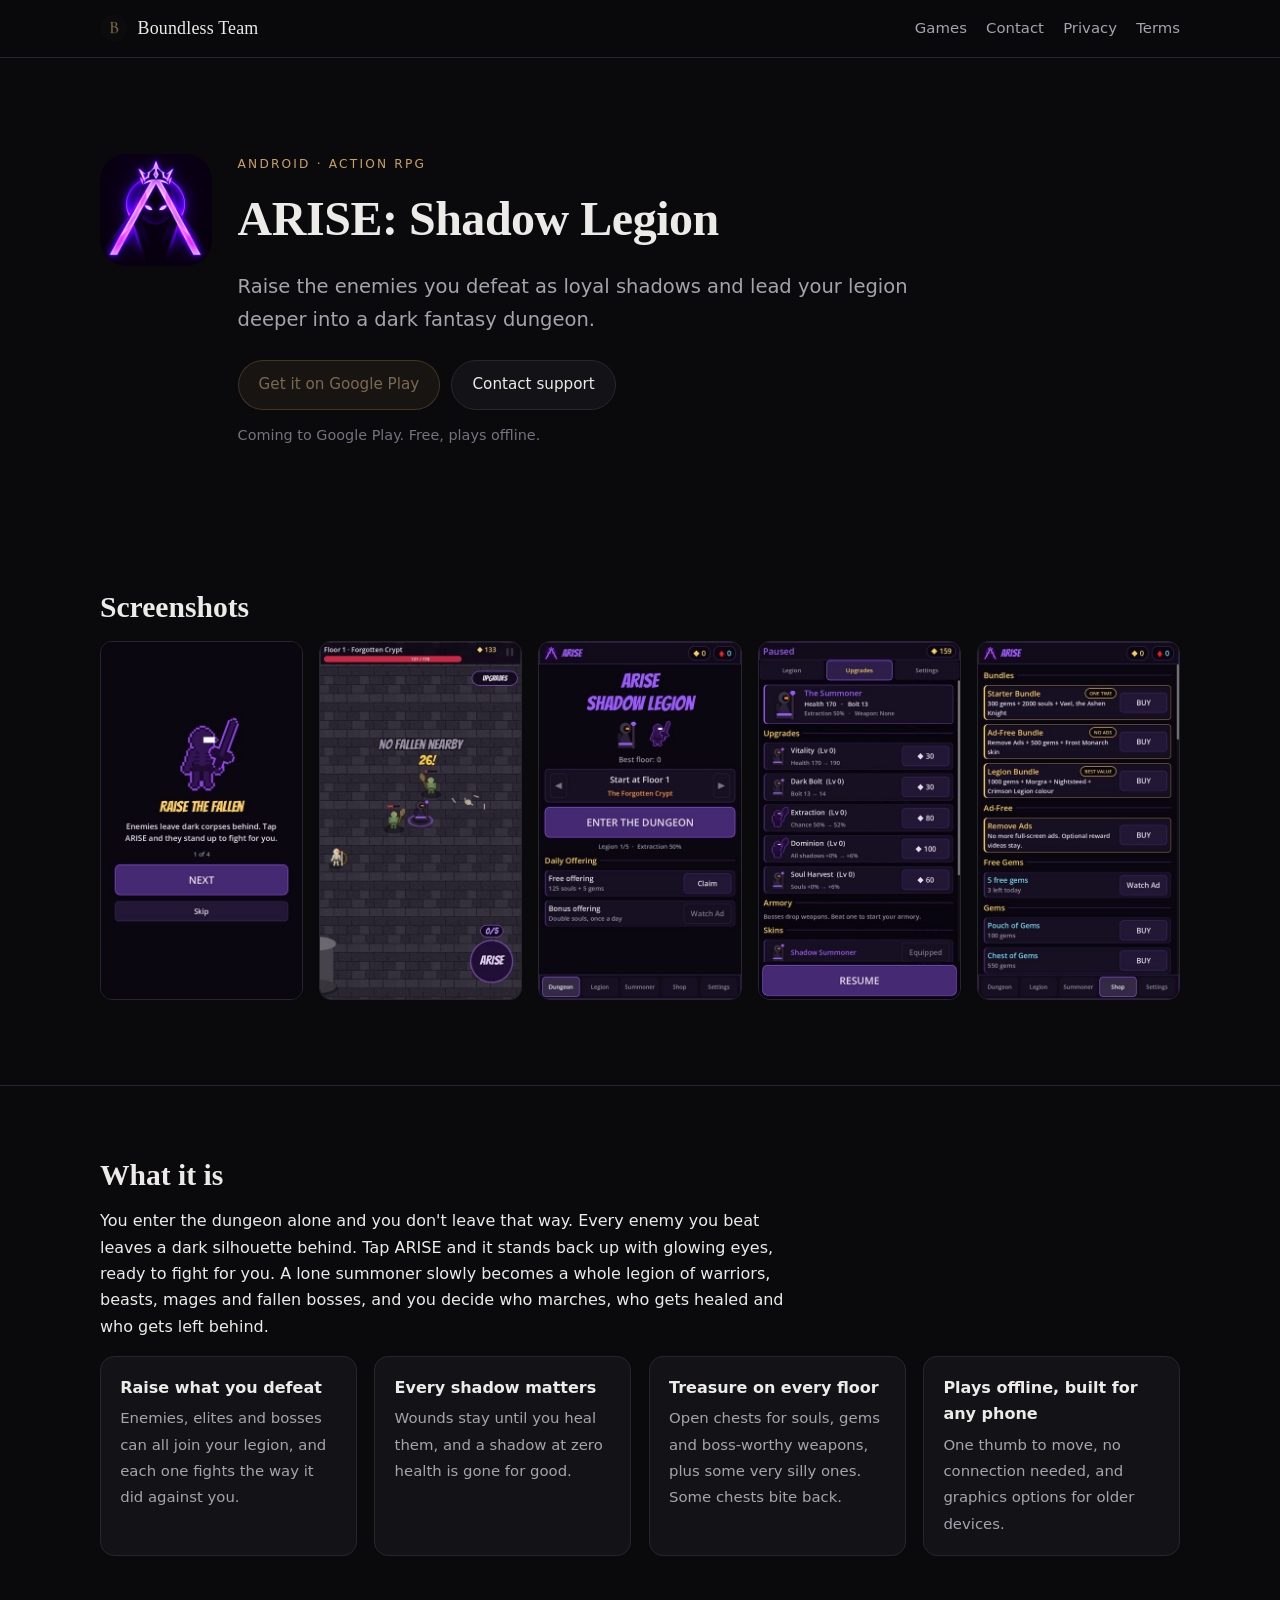
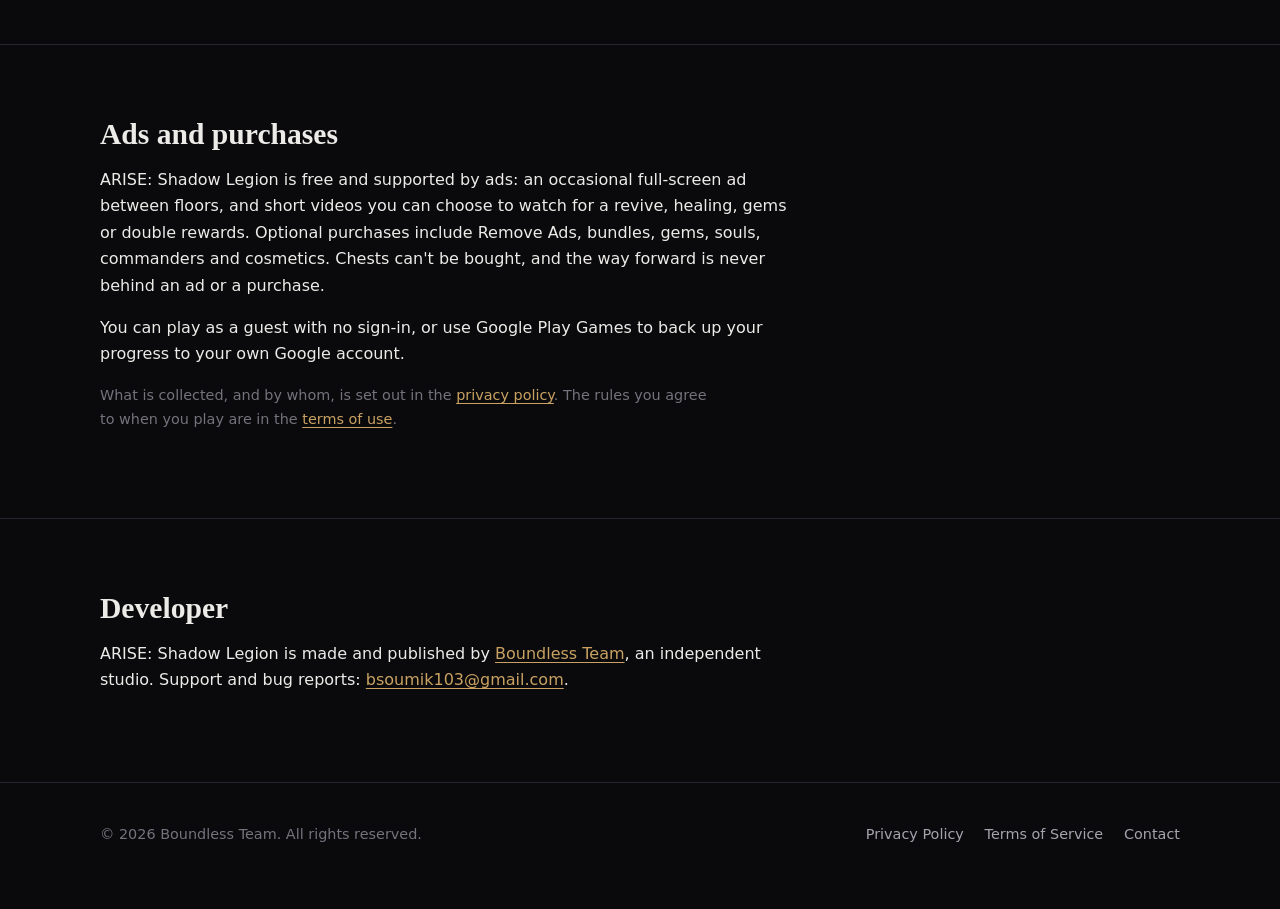
<file: games/arise-shadow-legion/index.html>
<!DOCTYPE html>
<html lang="en">
<head>
<meta charset="utf-8">
<meta name="viewport" content="width=device-width, initial-scale=1">
<title>ARISE: Shadow Legion — Boundless Team</title>
<meta name="description" content="Raise the enemies you defeat as loyal shadows and lead your legion deeper into a dark fantasy dungeon. An Android game from Boundless Team.">
<link rel="canonical" href="https://games.boundlessfiction.com/games/arise-shadow-legion/">
<meta property="og:type" content="website">
<meta property="og:site_name" content="Boundless Team">
<meta property="og:title" content="ARISE: Shadow Legion — Boundless Team">
<meta property="og:description" content="Raise the enemies you defeat as loyal shadows and lead your legion deeper into a dark fantasy dungeon.">
<meta property="og:url" content="https://games.boundlessfiction.com/games/arise-shadow-legion/">
<meta property="og:image" content="https://games.boundlessfiction.com/assets/img/arise-shadow-legion/og.jpg">
<meta name="twitter:card" content="summary_large_image">
<link rel="icon" href="/favicon.ico" sizes="any">
<link rel="apple-touch-icon" href="/assets/img/site/apple-touch-icon.png">
<link rel="stylesheet" href="/assets/css/site.css">
<script type="application/ld+json">
{
  "@context": "https://schema.org",
  "@type": "VideoGame",
  "name": "ARISE: Shadow Legion",
  "url": "https://games.boundlessfiction.com/games/arise-shadow-legion/",
  "image": "https://games.boundlessfiction.com/assets/img/arise-shadow-legion/icon-256.png",
  "applicationCategory": "GameApplication",
  "operatingSystem": "Android",
  "author": { "@type": "Organization", "name": "Boundless Team" },
  "publisher": { "@type": "Organization", "name": "Boundless Team" }
}
</script>
</head>
<body>
<a class="skip" href="#main">Skip to content</a>

<header class="site-head">
  <div class="wrap">
    <a class="brand" href="/">
      <img src="/assets/img/site/icon-512.png" alt="" width="28" height="28">
      Boundless Team
    </a>
    <nav class="site-nav" aria-label="Main">
      <a href="/#games">Games</a>
      <a href="/#contact">Contact</a>
      <a href="/privacy-policy/">Privacy</a>
      <a href="/terms/">Terms</a>
    </nav>
  </div>
</header>

<main id="main">

  <section class="hero">
    <div class="wrap game-head">
      <img class="icon" src="/assets/img/arise-shadow-legion/icon-256.png" alt="ARISE: Shadow Legion app icon" width="112" height="112">
      <div class="intro">
        <p class="eyebrow">Android &middot; Action RPG</p>
        <h1>ARISE: Shadow Legion</h1>
        <p class="lede">Raise the enemies you defeat as loyal shadows and lead your legion deeper into a dark fantasy dungeon.</p>
        <div class="btn-row">
          <a class="btn btn-primary" href="[Google Play URL]" aria-disabled="true">Get it on Google Play</a>
          <a class="btn" href="mailto:bsoumik103@gmail.com">Contact support</a>
        </div>
        <p class="muted" style="margin-top:0.9rem">Coming to Google Play. Free, plays offline.</p>
      </div>
    </div>
  </section>

  <section class="section">
    <div class="wrap">
      <h2>Screenshots</h2>
      <div class="shots" role="group" aria-label="Screenshots from ARISE: Shadow Legion">
        <img src="/assets/img/arise-shadow-legion/raise-the-fallen.jpg" alt="A how-to-play screen: a dark violet skeleton shadow holding a sword above the heading Raise the Fallen." width="412" height="732" loading="lazy">
        <img src="/assets/img/arise-shadow-legion/in-the-dungeon.jpg" alt="The hooded summoner fights club-swinging zombies on a stone crypt floor while a gold critical hit number pops up, with the ARISE button at the bottom right." width="412" height="732" loading="lazy">
        <img src="/assets/img/arise-shadow-legion/sanctum.jpg" alt="The home screen, with the game title, the summoner beside a shadow, a floor picker and the daily offering." width="412" height="732" loading="lazy">
        <img src="/assets/img/arise-shadow-legion/upgrades.jpg" alt="The paused upgrades menu, showing the summoner and shadow figures beside each upgrade and what the next level changes." width="412" height="732" loading="lazy">
        <img src="/assets/img/arise-shadow-legion/shop.jpg" alt="The shop, listing bundles, the Remove Ads option, free gems for watching an ad, and gem packs." width="412" height="732" loading="lazy">
      </div>
    </div>
  </section>

  <section class="section">
    <div class="wrap">
      <h2>What it is</h2>
      <div class="prose">
        <p>
          You enter the dungeon alone and you don't leave that way. Every enemy you beat leaves a
          dark silhouette behind. Tap ARISE and it stands back up with glowing eyes, ready to
          fight for you. A lone summoner slowly becomes a whole legion of warriors, beasts, mages
          and fallen bosses, and you decide who marches, who gets healed and who gets left behind.
        </p>
      </div>

      <ul class="features">
        <li><strong>Raise what you defeat</strong><span>Enemies, elites and bosses can all join your legion, and each one fights the way it did against you.</span></li>
        <li><strong>Every shadow matters</strong><span>Wounds stay until you heal them, and a shadow at zero health is gone for good.</span></li>
        <li><strong>Treasure on every floor</strong><span>Open chests for souls, gems and boss-worthy weapons, plus some very silly ones. Some chests bite back.</span></li>
        <li><strong>Plays offline, built for any phone</strong><span>One thumb to move, no connection needed, and graphics options for older devices.</span></li>
      </ul>
    </div>
  </section>

  <section class="section">
    <div class="wrap prose">
      <h2>Ads and purchases</h2>
      <p>
        ARISE: Shadow Legion is free and supported by ads: an occasional full-screen ad between
        floors, and short videos you can choose to watch for a revive, healing, gems or double
        rewards. Optional purchases include Remove Ads, bundles, gems, souls, commanders and
        cosmetics. Chests can't be bought, and the way forward is never behind an ad or a purchase.
      </p>
      <p>
        You can play as a guest with no sign-in, or use Google Play Games to back up your
        progress to your own Google account.
      </p>
      <p class="muted">
        What is collected, and by whom, is set out in the
        <a href="/privacy-policy/">privacy policy</a>. The rules you agree to when you play are
        in the <a href="/terms/">terms of use</a>.
      </p>
    </div>
  </section>

  <section class="section">
    <div class="wrap prose">
      <h2>Developer</h2>
      <p>
        ARISE: Shadow Legion is made and published by <a href="/">Boundless Team</a>, an independent
        studio. Support and bug reports:
        <a href="mailto:bsoumik103@gmail.com">bsoumik103@gmail.com</a>.
      </p>
    </div>
  </section>

</main>

<footer class="site-foot">
  <div class="wrap">
    <p>&copy; <span id="year">2026</span> Boundless Team. All rights reserved.</p>
    <nav aria-label="Legal">
      <a href="/privacy-policy/">Privacy Policy</a>
      <a href="/terms/">Terms of Service</a>
      <a href="mailto:bsoumik103@gmail.com">Contact</a>
    </nav>
  </div>
</footer>

<script>document.getElementById('year').textContent = new Date().getFullYear();</script>
</body>
</html>
</file>
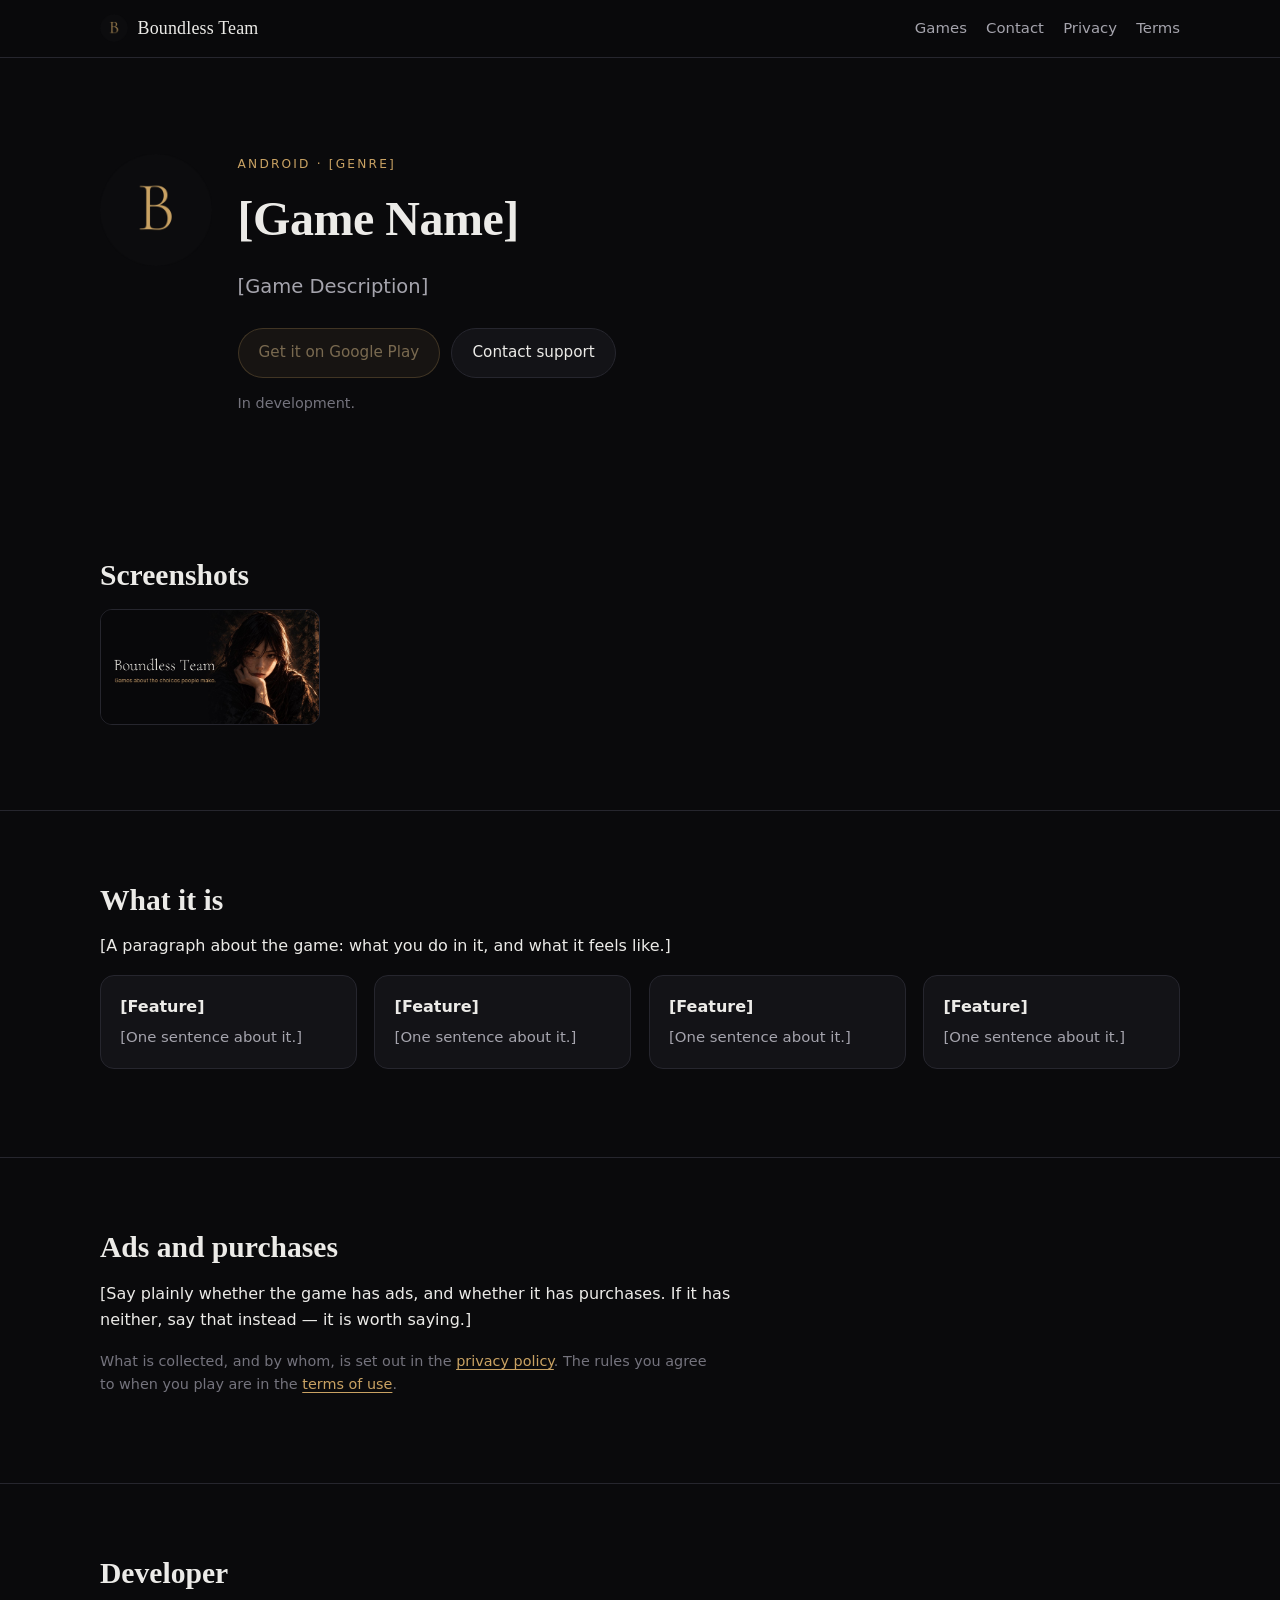
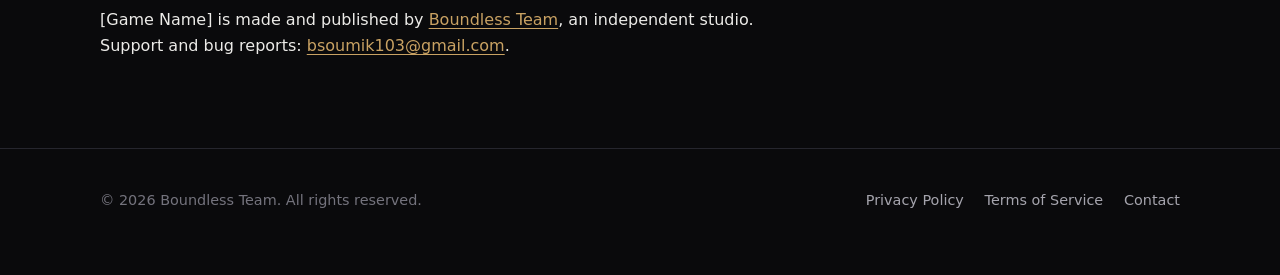
<file: games/game-2/index.html>
<!DOCTYPE html>
<!--
  TEMPLATE PAGE. Copy this whole folder to add a game:

      games/game-2/  ->  games/your-game/

  Then work top to bottom replacing every [Placeholder]. Nothing else on the site needs to
  change except one card on the front page (index.html, the list under "Published games").

  Placeholders used here:
    [Game Name]         the title, in the <title>, the <h1> and the metadata
    [Game Description]  one or two plain sentences
    [Google Play URL]   the listing URL, once the game is published
    [Genre]             Narrative, Puzzle, Arcade...
-->
<html lang="en">
<head>
<meta charset="utf-8">
<meta name="viewport" content="width=device-width, initial-scale=1">
<title>[Game Name] — Boundless Team</title>
<meta name="description" content="[Game Description] An Android game from Boundless Team.">
<link rel="canonical" href="https://games.boundlessfiction.com/games/game-2/">
<meta property="og:type" content="website">
<meta property="og:site_name" content="Boundless Team">
<meta property="og:title" content="[Game Name] — Boundless Team">
<meta property="og:description" content="[Game Description]">
<meta property="og:url" content="https://games.boundlessfiction.com/games/game-2/">
<meta property="og:image" content="https://games.boundlessfiction.com/assets/img/site/og.jpg">
<meta name="twitter:card" content="summary_large_image">
<link rel="icon" href="/favicon.ico" sizes="any">
<link rel="apple-touch-icon" href="/assets/img/site/apple-touch-icon.png">
<link rel="stylesheet" href="/assets/css/site.css">
<script type="application/ld+json">
{
  "@context": "https://schema.org",
  "@type": "VideoGame",
  "name": "[Game Name]",
  "url": "https://games.boundlessfiction.com/games/game-2/",
  "image": "https://games.boundlessfiction.com/assets/img/site/icon-512.png",
  "applicationCategory": "GameApplication",
  "operatingSystem": "Android",
  "author": { "@type": "Organization", "name": "Boundless Team" },
  "publisher": { "@type": "Organization", "name": "Boundless Team" }
}
</script>
</head>
<body>
<a class="skip" href="#main">Skip to content</a>

<header class="site-head">
  <div class="wrap">
    <a class="brand" href="/">
      <img src="/assets/img/site/icon-512.png" alt="" width="28" height="28">
      Boundless Team
    </a>
    <nav class="site-nav" aria-label="Main">
      <a href="/#games">Games</a>
      <a href="/#contact">Contact</a>
      <a href="/privacy-policy/">Privacy</a>
      <a href="/terms/">Terms</a>
    </nav>
  </div>
</header>

<main id="main">

  <section class="hero">
    <div class="wrap game-head">
      <!-- Put the icon in /assets/img/<game-folder>/icon-256.png and point this at it. -->
      <img class="icon" src="/assets/img/site/icon-512.png" alt="[Game Name] app icon" width="112" height="112">
      <div class="intro">
        <p class="eyebrow">Android &middot; [Genre]</p>
        <h1>[Game Name]</h1>
        <p class="lede">[Game Description]</p>
        <div class="btn-row">
          <a class="btn btn-primary" href="[Google Play URL]" aria-disabled="true">Get it on Google Play</a>
          <a class="btn" href="mailto:bsoumik103@gmail.com">Contact support</a>
        </div>
        <p class="muted" style="margin-top:0.9rem">In development.</p>
      </div>
    </div>
  </section>

  <section class="section">
    <div class="wrap">
      <h2>Screenshots</h2>
      <!-- Drop 4-6 screenshots in /assets/img/<game-folder>/ and list them here. Keep the
           width and height attributes accurate so the page does not jump while they load,
           and write a real alt description for each one. -->
      <div class="shots" role="group" aria-label="Screenshots from [Game Name]">
        <img src="/assets/img/site/og.jpg" alt="[Describe what this screenshot shows]" width="412" height="915" loading="lazy">
      </div>
    </div>
  </section>

  <section class="section">
    <div class="wrap">
      <h2>What it is</h2>
      <div class="prose">
        <p>[A paragraph about the game: what you do in it, and what it feels like.]</p>
      </div>

      <ul class="features">
        <li><strong>[Feature]</strong><span>[One sentence about it.]</span></li>
        <li><strong>[Feature]</strong><span>[One sentence about it.]</span></li>
        <li><strong>[Feature]</strong><span>[One sentence about it.]</span></li>
        <li><strong>[Feature]</strong><span>[One sentence about it.]</span></li>
      </ul>
    </div>
  </section>

  <section class="section">
    <div class="wrap prose">
      <h2>Ads and purchases</h2>
      <p>[Say plainly whether the game has ads, and whether it has purchases. If it has
        neither, say that instead — it is worth saying.]</p>
      <p class="muted">
        What is collected, and by whom, is set out in the
        <a href="/privacy-policy/">privacy policy</a>. The rules you agree to when you play are
        in the <a href="/terms/">terms of use</a>.
      </p>
    </div>
  </section>

  <section class="section">
    <div class="wrap prose">
      <h2>Developer</h2>
      <p>
        [Game Name] is made and published by <a href="/">Boundless Team</a>, an independent
        studio. Support and bug reports:
        <a href="mailto:bsoumik103@gmail.com">bsoumik103@gmail.com</a>.
      </p>
    </div>
  </section>

</main>

<footer class="site-foot">
  <div class="wrap">
    <p>&copy; <span id="year">2026</span> Boundless Team. All rights reserved.</p>
    <nav aria-label="Legal">
      <a href="/privacy-policy/">Privacy Policy</a>
      <a href="/terms/">Terms of Service</a>
      <a href="mailto:bsoumik103@gmail.com">Contact</a>
    </nav>
  </div>
</footer>

<script>document.getElementById('year').textContent = new Date().getFullYear();</script>
</body>
</html>
</file>
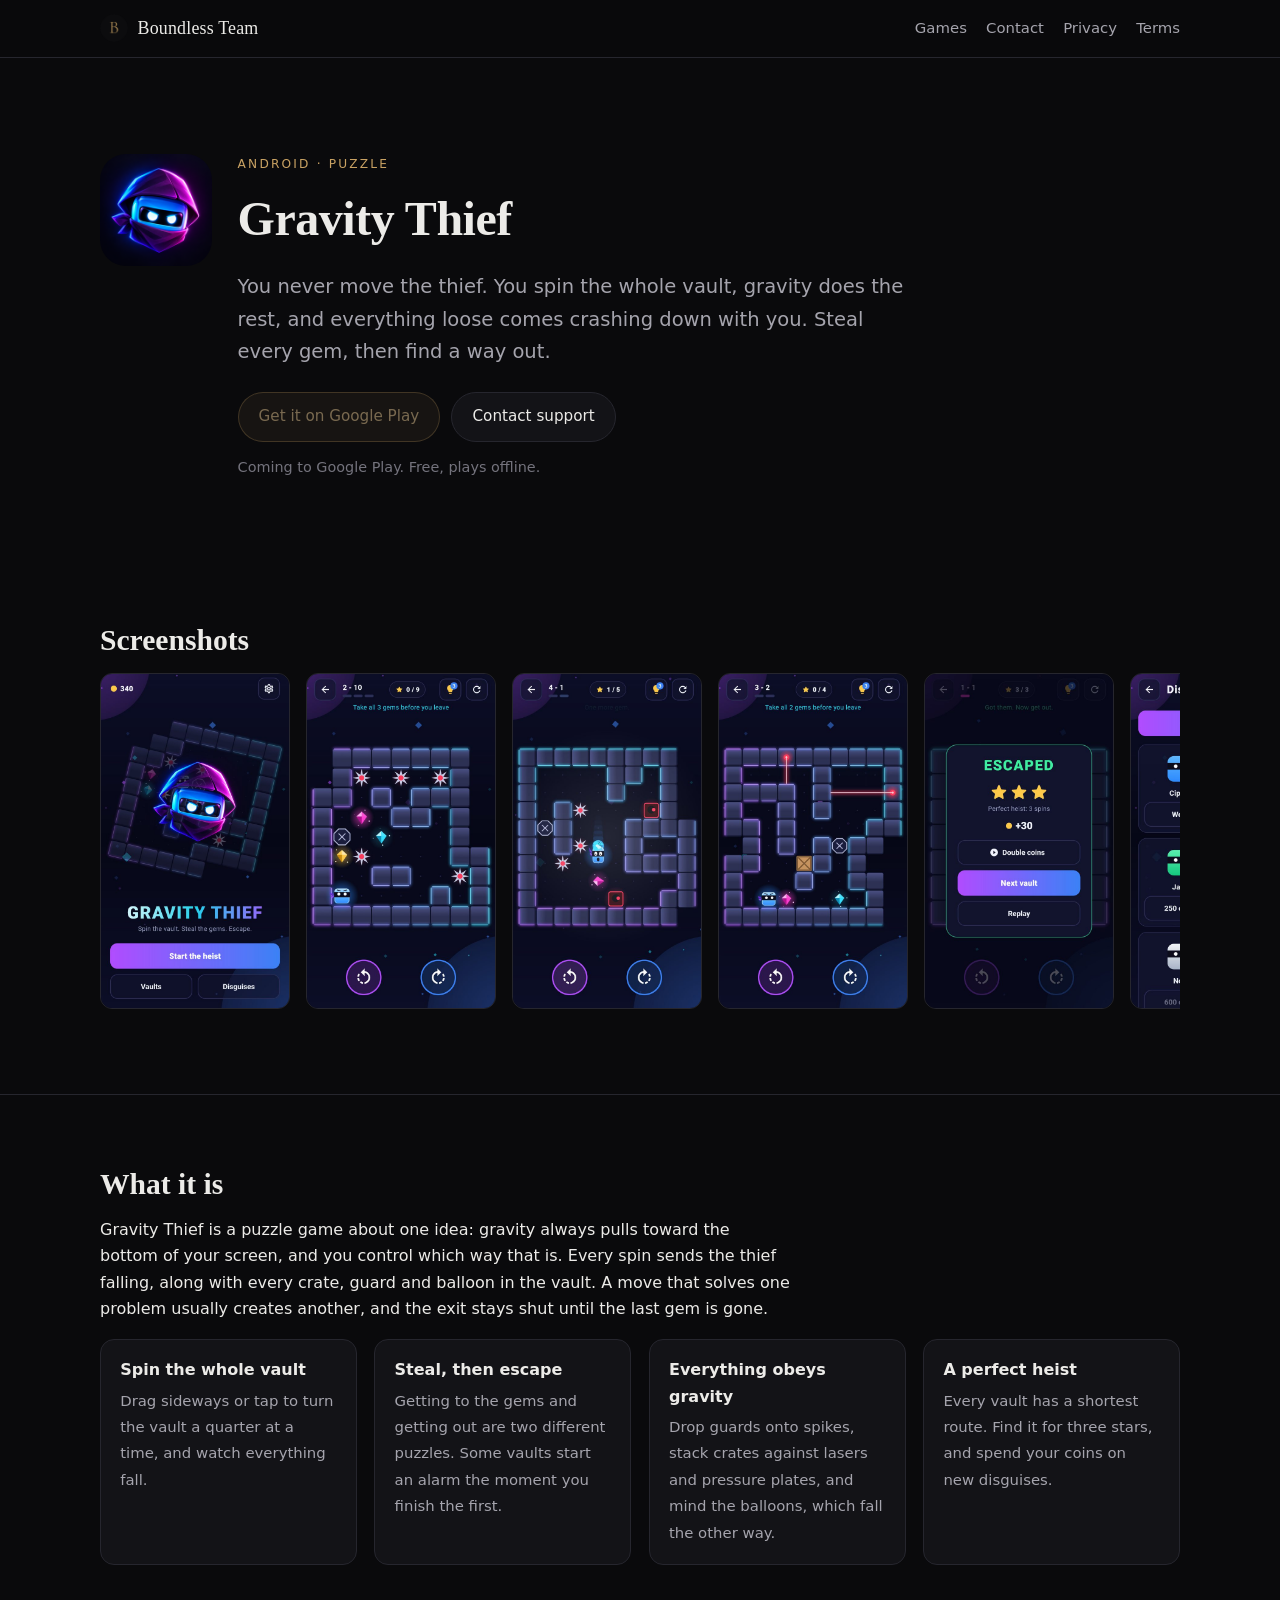
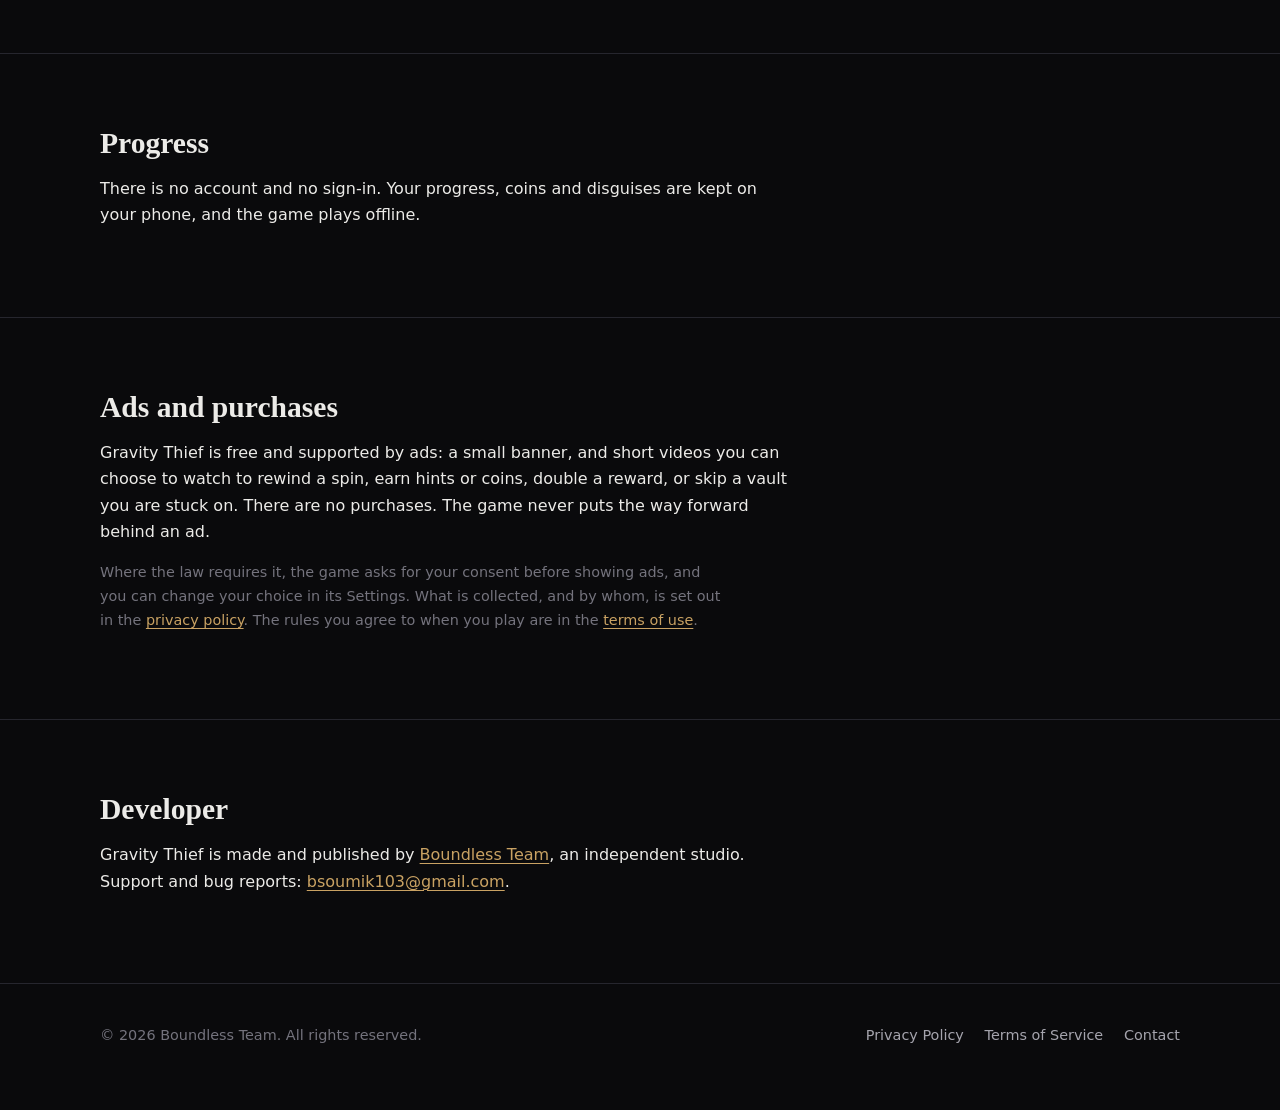
<file: games/gravity-thief/index.html>
<!DOCTYPE html>
<html lang="en">
<head>
<meta charset="utf-8">
<meta name="viewport" content="width=device-width, initial-scale=1">
<title>Gravity Thief — Boundless Team</title>
<meta name="description" content="Spin the whole vault and let gravity do the work. Steal every gem and get out before the alarm catches you. An Android puzzle game from Boundless Team.">
<link rel="canonical" href="https://games.boundlessfiction.com/games/gravity-thief/">
<meta property="og:type" content="website">
<meta property="og:site_name" content="Boundless Team">
<meta property="og:title" content="Gravity Thief — Boundless Team">
<meta property="og:description" content="Spin the whole vault and let gravity do the work. Steal every gem and get out before the alarm catches you.">
<meta property="og:url" content="https://games.boundlessfiction.com/games/gravity-thief/">
<meta property="og:image" content="https://games.boundlessfiction.com/assets/img/gravity-thief/og.jpg">
<meta name="twitter:card" content="summary_large_image">
<link rel="icon" href="/favicon.ico" sizes="any">
<link rel="apple-touch-icon" href="/assets/img/site/apple-touch-icon.png">
<link rel="stylesheet" href="/assets/css/site.css">
<script type="application/ld+json">
{
  "@context": "https://schema.org",
  "@type": "VideoGame",
  "name": "Gravity Thief",
  "url": "https://games.boundlessfiction.com/games/gravity-thief/",
  "image": "https://games.boundlessfiction.com/assets/img/gravity-thief/icon-256.png",
  "applicationCategory": "GameApplication",
  "operatingSystem": "Android",
  "author": { "@type": "Organization", "name": "Boundless Team" },
  "publisher": { "@type": "Organization", "name": "Boundless Team" }
}
</script>
</head>
<body>
<a class="skip" href="#main">Skip to content</a>

<header class="site-head">
  <div class="wrap">
    <a class="brand" href="/">
      <img src="/assets/img/site/icon-512.png" alt="" width="28" height="28">
      Boundless Team
    </a>
    <nav class="site-nav" aria-label="Main">
      <a href="/#games">Games</a>
      <a href="/#contact">Contact</a>
      <a href="/privacy-policy/">Privacy</a>
      <a href="/terms/">Terms</a>
    </nav>
  </div>
</header>

<main id="main">

  <section class="hero">
    <div class="wrap game-head">
      <img class="icon" src="/assets/img/gravity-thief/icon-256.png" alt="Gravity Thief app icon" width="112" height="112">
      <div class="intro">
        <p class="eyebrow">Android &middot; Puzzle</p>
        <h1>Gravity Thief</h1>
        <p class="lede">
          You never move the thief. You spin the whole vault, gravity does the rest, and
          everything loose comes crashing down with you. Steal every gem, then find a way out.
        </p>
        <div class="btn-row">
          <!-- Replace with the Play listing URL once the game is published:
               https://play.google.com/store/apps/details?id=com.gravitythief.game -->
          <a class="btn btn-primary" href="[Google Play URL]" aria-disabled="true">Get it on Google Play</a>
          <a class="btn" href="mailto:bsoumik103@gmail.com">Contact support</a>
        </div>
        <p class="muted" style="margin-top:0.9rem">Coming to Google Play. Free, plays offline.</p>
      </div>
    </div>
  </section>

  <section class="section">
    <div class="wrap">
      <h2>Screenshots</h2>
      <div class="shots" role="group" aria-label="Screenshots from Gravity Thief">
        <img src="/assets/img/gravity-thief/home.jpg" alt="The title screen: a hooded, masked thief with glowing eyes in front of a slowly turning neon vault." width="412" height="732" loading="lazy">
        <img src="/assets/img/gravity-thief/take-every-gem.jpg" alt="A neon vault seen from above, with the small masked thief, three glowing gems, spikes and a locked exit." width="412" height="732" loading="lazy">
        <img src="/assets/img/gravity-thief/mid-fall.jpg" alt="The masked thief screaming as it drops down the vault after a spin, a glowing trail behind it and a pink gem below." width="412" height="732" loading="lazy">
        <img src="/assets/img/gravity-thief/lasers-and-crates.jpg" alt="A vault crossed by red laser beams, with a wooden crate the thief can use as a shield." width="412" height="732" loading="lazy">
        <img src="/assets/img/gravity-thief/escaped.jpg" alt="The Escaped panel showing three stars, a perfect heist and the coins earned." width="412" height="732" loading="lazy">
        <img src="/assets/img/gravity-thief/disguises.jpg" alt="The disguises shop, with the thief in six different colours." width="412" height="732" loading="lazy">
      </div>
    </div>
  </section>

  <section class="section">
    <div class="wrap">
      <h2>What it is</h2>
      <div class="prose">
        <p>
          Gravity Thief is a puzzle game about one idea: gravity always pulls toward the bottom of
          your screen, and you control which way that is. Every spin sends the thief falling, along
          with every crate, guard and balloon in the vault. A move that solves one problem usually
          creates another, and the exit stays shut until the last gem is gone.
        </p>
      </div>

      <ul class="features">
        <li>
          <strong>Spin the whole vault</strong>
          <span>Drag sideways or tap to turn the vault a quarter at a time, and watch everything fall.</span>
        </li>
        <li>
          <strong>Steal, then escape</strong>
          <span>Getting to the gems and getting out are two different puzzles. Some vaults start an alarm the moment you finish the first.</span>
        </li>
        <li>
          <strong>Everything obeys gravity</strong>
          <span>Drop guards onto spikes, stack crates against lasers and pressure plates, and mind the balloons, which fall the other way.</span>
        </li>
        <li>
          <strong>A perfect heist</strong>
          <span>Every vault has a shortest route. Find it for three stars, and spend your coins on new disguises.</span>
        </li>
      </ul>
    </div>
  </section>

  <section class="section">
    <div class="wrap prose">
      <h2>Progress</h2>
      <p>
        There is no account and no sign-in. Your progress, coins and disguises are kept on your
        phone, and the game plays offline.
      </p>
    </div>
  </section>

  <section class="section">
    <div class="wrap prose">
      <h2>Ads and purchases</h2>
      <p>
        Gravity Thief is free and supported by ads: a small banner, and short videos you can choose
        to watch to rewind a spin, earn hints or coins, double a reward, or skip a vault you are
        stuck on. There are no purchases. The game never puts the way forward behind an ad.
      </p>
      <p class="muted">
        Where the law requires it, the game asks for your consent before showing ads, and you can
        change your choice in its Settings. What is collected, and by whom, is set out in the
        <a href="/privacy-policy/">privacy policy</a>. The rules you agree to when you play are in
        the <a href="/terms/">terms of use</a>.
      </p>
    </div>
  </section>

  <section class="section">
    <div class="wrap prose">
      <h2>Developer</h2>
      <p>
        Gravity Thief is made and published by <a href="/">Boundless Team</a>, an independent
        studio. Support and bug reports:
        <a href="mailto:bsoumik103@gmail.com">bsoumik103@gmail.com</a>.
      </p>
    </div>
  </section>

</main>

<footer class="site-foot">
  <div class="wrap">
    <p>&copy; <span id="year">2026</span> Boundless Team. All rights reserved.</p>
    <nav aria-label="Legal">
      <a href="/privacy-policy/">Privacy Policy</a>
      <a href="/terms/">Terms of Service</a>
      <a href="mailto:bsoumik103@gmail.com">Contact</a>
    </nav>
  </div>
</footer>

<script>document.getElementById('year').textContent = new Date().getFullYear();</script>
</body>
</html>
</file>
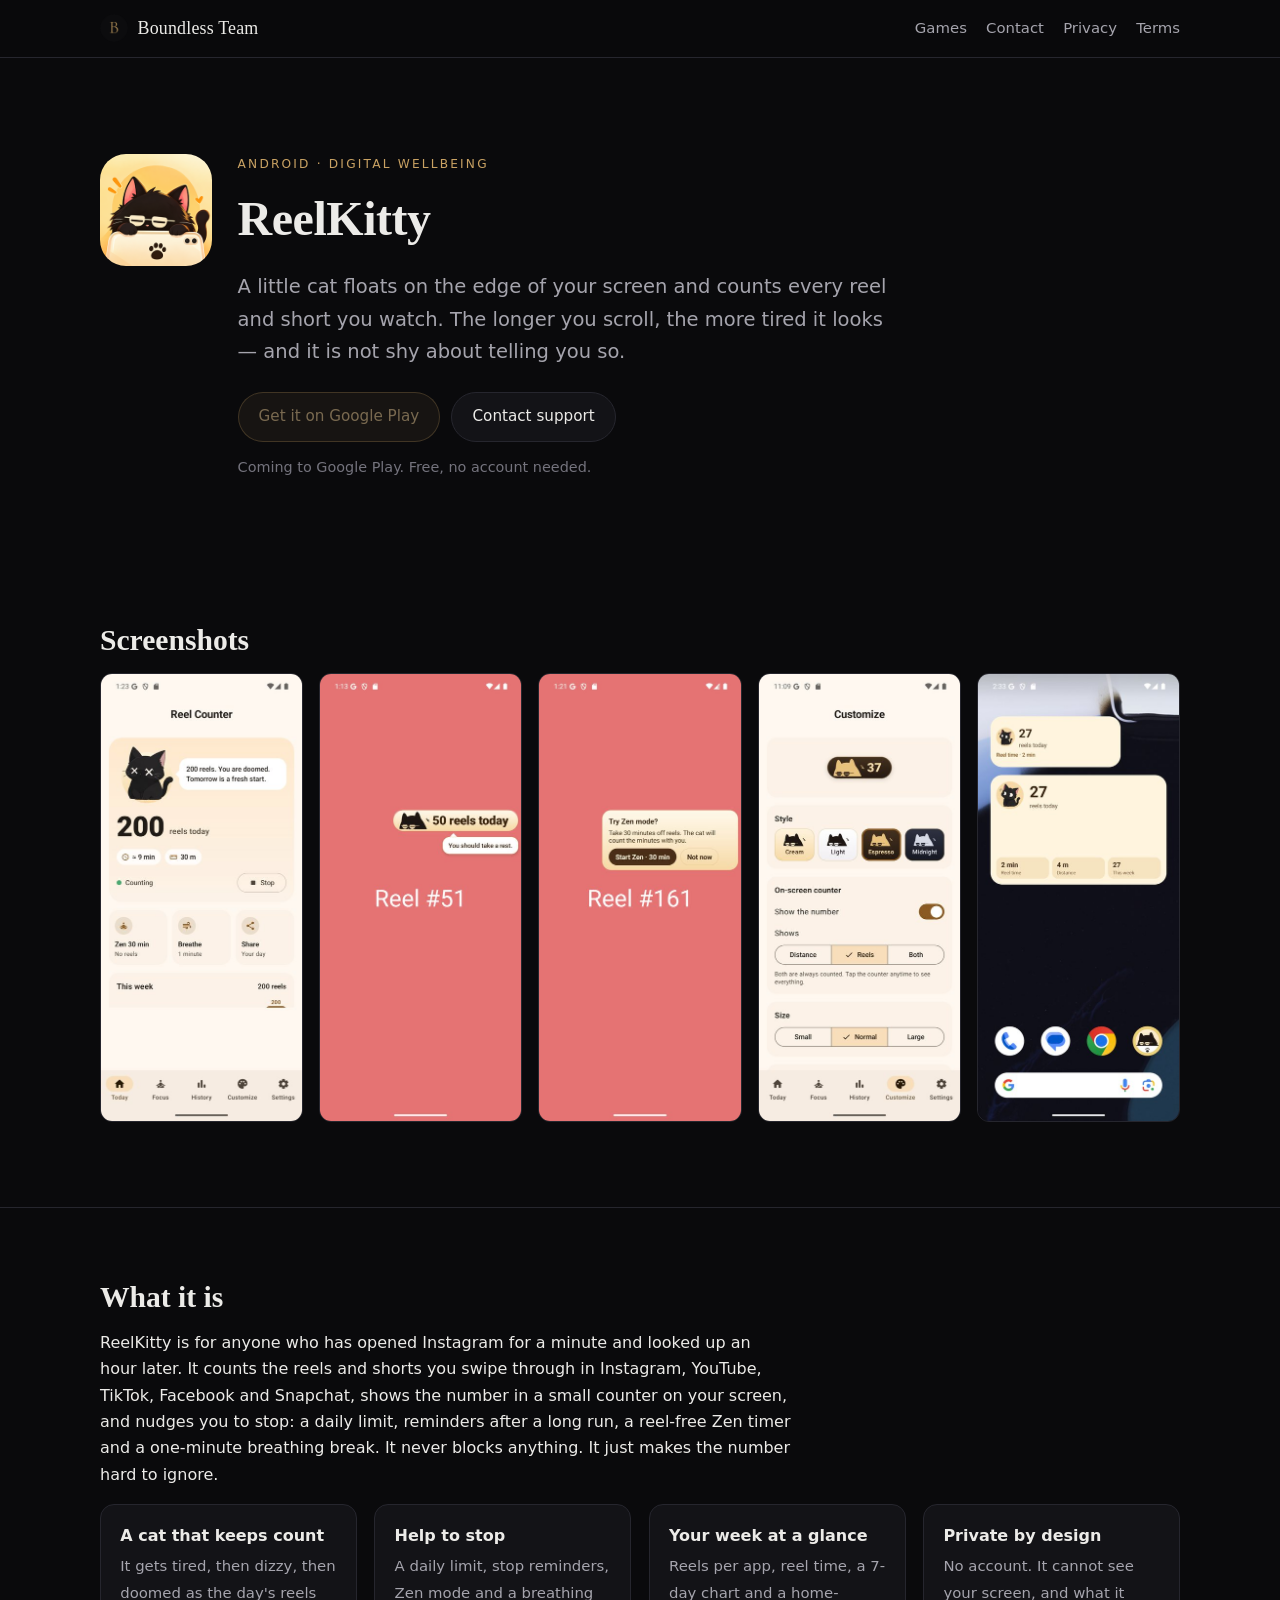
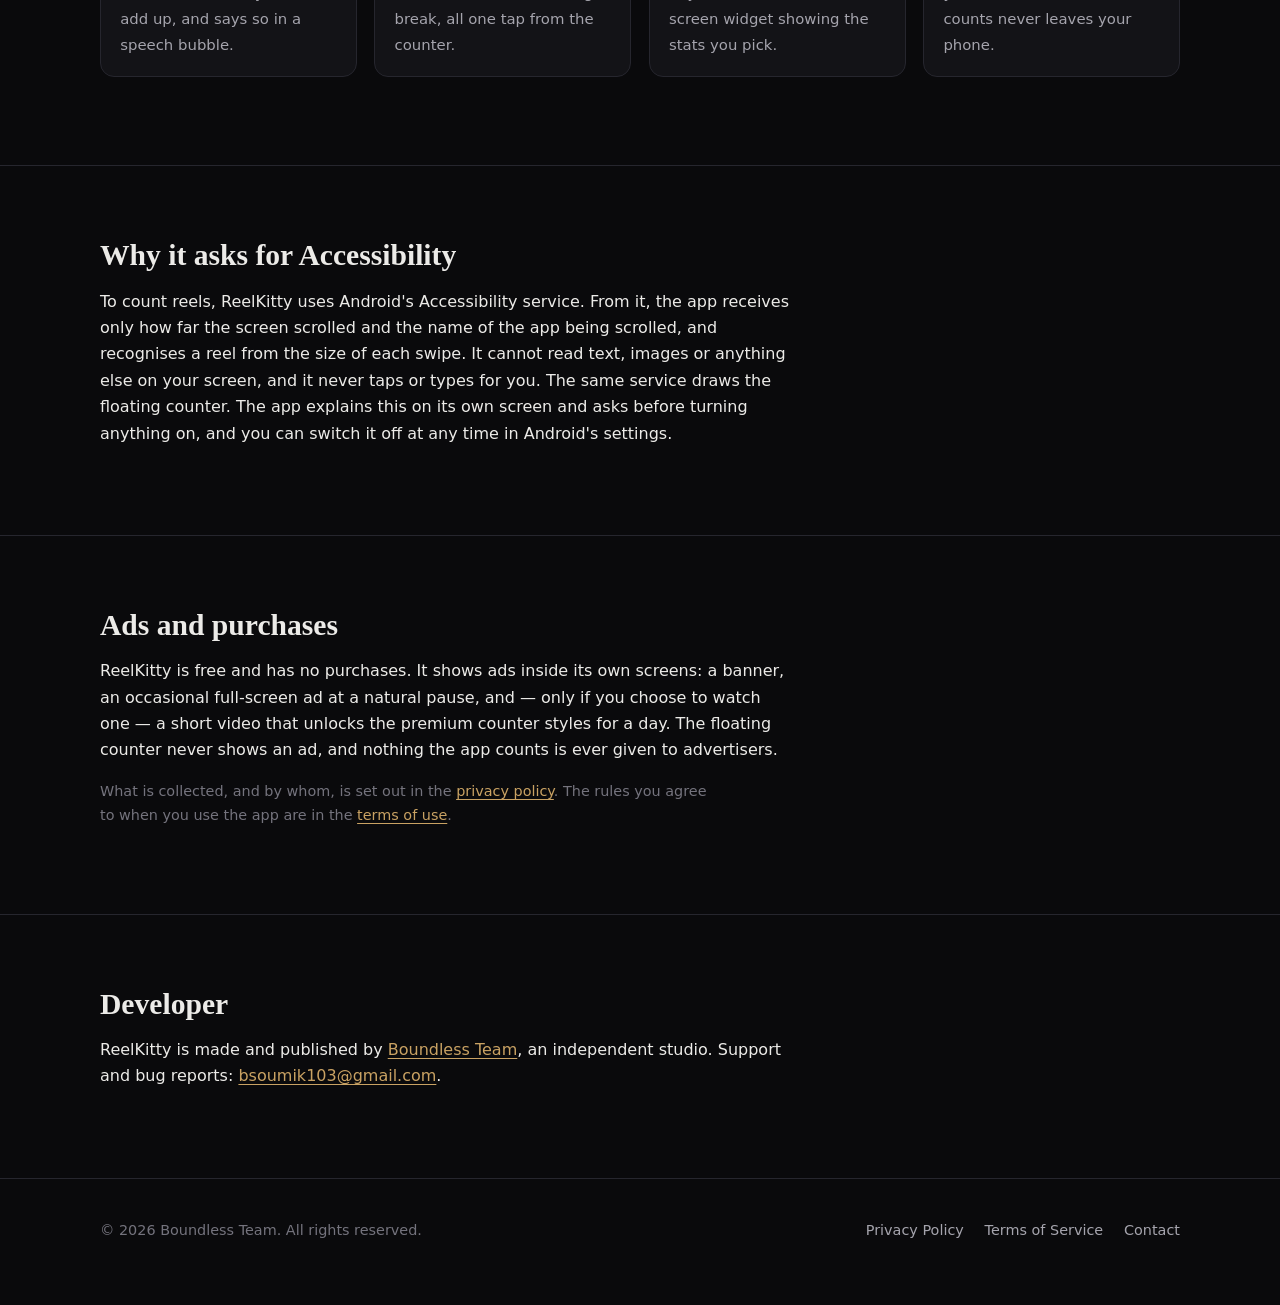
<file: games/reel-counter/index.html>
<!DOCTYPE html>
<html lang="en">
<head>
<meta charset="utf-8">
<meta name="viewport" content="width=device-width, initial-scale=1">
<title>ReelKitty — Boundless Team</title>
<meta name="description" content="ReelKitty counts the reels and shorts you watch, with a little cat floating on your screen, and helps you stop. An Android app from Boundless Team.">
<link rel="canonical" href="https://games.boundlessfiction.com/games/reel-counter/">
<meta property="og:type" content="website">
<meta property="og:site_name" content="Boundless Team">
<meta property="og:title" content="ReelKitty — Boundless Team">
<meta property="og:description" content="Count every reel you watch, with a cat that gets more tired the longer you scroll.">
<meta property="og:url" content="https://games.boundlessfiction.com/games/reel-counter/">
<meta property="og:image" content="https://games.boundlessfiction.com/assets/img/reel-counter/og.jpg">
<meta name="twitter:card" content="summary_large_image">
<link rel="icon" href="/favicon.ico" sizes="any">
<link rel="apple-touch-icon" href="/assets/img/site/apple-touch-icon.png">
<link rel="stylesheet" href="/assets/css/site.css">
<script type="application/ld+json">
{
  "@context": "https://schema.org",
  "@type": "MobileApplication",
  "name": "ReelKitty: Track Your Reels",
  "url": "https://games.boundlessfiction.com/games/reel-counter/",
  "image": "https://games.boundlessfiction.com/assets/img/reel-counter/icon-256.png",
  "applicationCategory": "LifestyleApplication",
  "operatingSystem": "Android",
  "offers": { "@type": "Offer", "price": "0", "priceCurrency": "USD" },
  "author": { "@type": "Organization", "name": "Boundless Team" },
  "publisher": { "@type": "Organization", "name": "Boundless Team" }
}
</script>
</head>
<body>
<a class="skip" href="#main">Skip to content</a>

<header class="site-head">
  <div class="wrap">
    <a class="brand" href="/">
      <img src="/assets/img/site/icon-512.png" alt="" width="28" height="28">
      Boundless Team
    </a>
    <nav class="site-nav" aria-label="Main">
      <a href="/#games">Games</a>
      <a href="/#contact">Contact</a>
      <a href="/privacy-policy/">Privacy</a>
      <a href="/terms/">Terms</a>
    </nav>
  </div>
</header>

<main id="main">

  <section class="hero">
    <div class="wrap game-head">
      <img class="icon" src="/assets/img/reel-counter/icon-256.png" alt="ReelKitty app icon" width="112" height="112">
      <div class="intro">
        <p class="eyebrow">Android &middot; Digital wellbeing</p>
        <h1>ReelKitty</h1>
        <p class="lede">
          A little cat floats on the edge of your screen and counts every reel and short you
          watch. The longer you scroll, the more tired it looks — and it is not shy about
          telling you so.
        </p>
        <div class="btn-row">
          <!-- Replace with the Play listing URL once the app is published:
               https://play.google.com/store/apps/details?id=app.reelcounter.tracker -->
          <a class="btn btn-primary" href="[Google Play URL]" aria-disabled="true">Get it on Google Play</a>
          <a class="btn" href="mailto:bsoumik103@gmail.com">Contact support</a>
        </div>
        <p class="muted" style="margin-top:0.9rem">Coming to Google Play. Free, no account needed.</p>
      </div>
    </div>
  </section>

  <section class="section">
    <div class="wrap">
      <h2>Screenshots</h2>
      <div class="shots" role="group" aria-label="Screenshots from ReelKitty">
        <img src="/assets/img/reel-counter/home.jpg" alt="The home screen: a cat with crossed-out eyes and a speech bubble saying 200 reels, you are doomed, above today's count and reel time." width="412" height="915" loading="lazy">
        <img src="/assets/img/reel-counter/speech-bubble.jpg" alt="The floating counter over a reel, showing 50 reels today, with the cat's speech bubble: you should take a rest." width="412" height="915" loading="lazy">
        <img src="/assets/img/reel-counter/zen-suggestion.jpg" alt="A card on top of a reel suggesting Zen mode, with buttons to start 30 minutes or dismiss it." width="412" height="915" loading="lazy">
        <img src="/assets/img/reel-counter/customize.jpg" alt="The customize screen with four counter styles, Cream, Light, Espresso and Midnight." width="412" height="915" loading="lazy">
        <img src="/assets/img/reel-counter/widget.jpg" alt="Two home-screen widgets showing 27 reels today, reel time, distance and this week's total." width="412" height="915" loading="lazy">
      </div>
    </div>
  </section>

  <section class="section">
    <div class="wrap">
      <h2>What it is</h2>
      <div class="prose">
        <p>
          ReelKitty is for anyone who has opened Instagram for a minute and looked up an hour
          later. It counts the reels and shorts you swipe through in Instagram, YouTube, TikTok,
          Facebook and Snapchat, shows the number in a small counter on your screen, and nudges
          you to stop: a daily limit, reminders after a long run, a reel-free Zen timer and a
          one-minute breathing break. It never blocks anything. It just makes the number hard to
          ignore.
        </p>
      </div>

      <ul class="features">
        <li>
          <strong>A cat that keeps count</strong>
          <span>It gets tired, then dizzy, then doomed as the day's reels add up, and says so in a speech bubble.</span>
        </li>
        <li>
          <strong>Help to stop</strong>
          <span>A daily limit, stop reminders, Zen mode and a breathing break, all one tap from the counter.</span>
        </li>
        <li>
          <strong>Your week at a glance</strong>
          <span>Reels per app, reel time, a 7-day chart and a home-screen widget showing the stats you pick.</span>
        </li>
        <li>
          <strong>Private by design</strong>
          <span>No account. It cannot see your screen, and what it counts never leaves your phone.</span>
        </li>
      </ul>
    </div>
  </section>

  <section class="section">
    <div class="wrap prose">
      <h2>Why it asks for Accessibility</h2>
      <p>
        To count reels, ReelKitty uses Android's Accessibility service. From it, the app
        receives only how far the screen scrolled and the name of the app being scrolled, and
        recognises a reel from the size of each swipe. It cannot read text, images or anything
        else on your screen, and it never taps or types for you. The same service draws the
        floating counter. The app explains this on its own screen and asks before turning
        anything on, and you can switch it off at any time in Android's settings.
      </p>
    </div>
  </section>

  <section class="section">
    <div class="wrap prose">
      <h2>Ads and purchases</h2>
      <p>
        ReelKitty is free and has no purchases. It shows ads inside its own screens: a banner,
        an occasional full-screen ad at a natural pause, and — only if you choose to watch one —
        a short video that unlocks the premium counter styles for a day. The floating counter
        never shows an ad, and nothing the app counts is ever given to advertisers.
      </p>
      <p class="muted">
        What is collected, and by whom, is set out in the
        <a href="/privacy-policy/#reel-counter">privacy policy</a>. The rules you agree to when you
        use the app are in the <a href="/terms/">terms of use</a>.
      </p>
    </div>
  </section>

  <section class="section">
    <div class="wrap prose">
      <h2>Developer</h2>
      <p>
        ReelKitty is made and published by <a href="/">Boundless Team</a>, an independent
        studio. Support and bug reports:
        <a href="mailto:bsoumik103@gmail.com">bsoumik103@gmail.com</a>.
      </p>
    </div>
  </section>

</main>

<footer class="site-foot">
  <div class="wrap">
    <p>&copy; <span id="year">2026</span> Boundless Team. All rights reserved.</p>
    <nav aria-label="Legal">
      <a href="/privacy-policy/">Privacy Policy</a>
      <a href="/terms/">Terms of Service</a>
      <a href="mailto:bsoumik103@gmail.com">Contact</a>
    </nav>
  </div>
</footer>

<script>document.getElementById('year').textContent = new Date().getFullYear();</script>
</body>
</html>
</file>
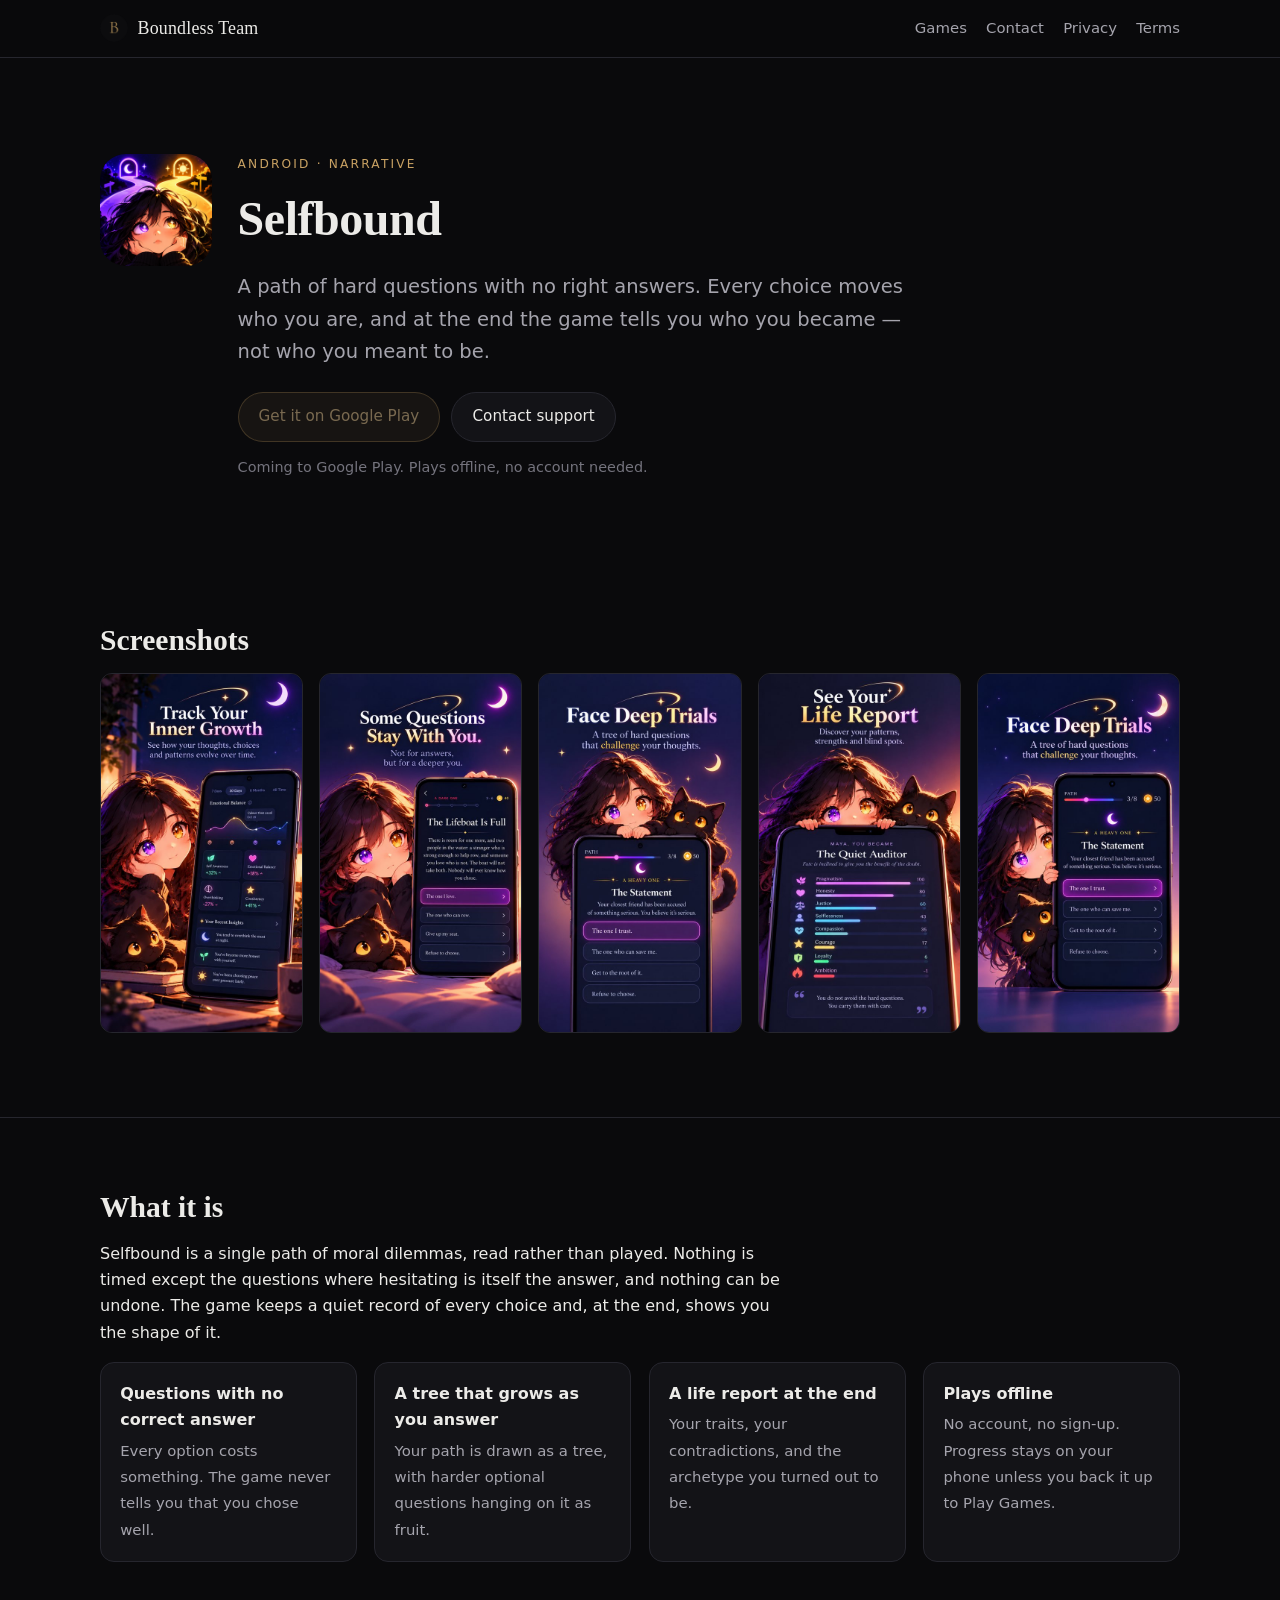
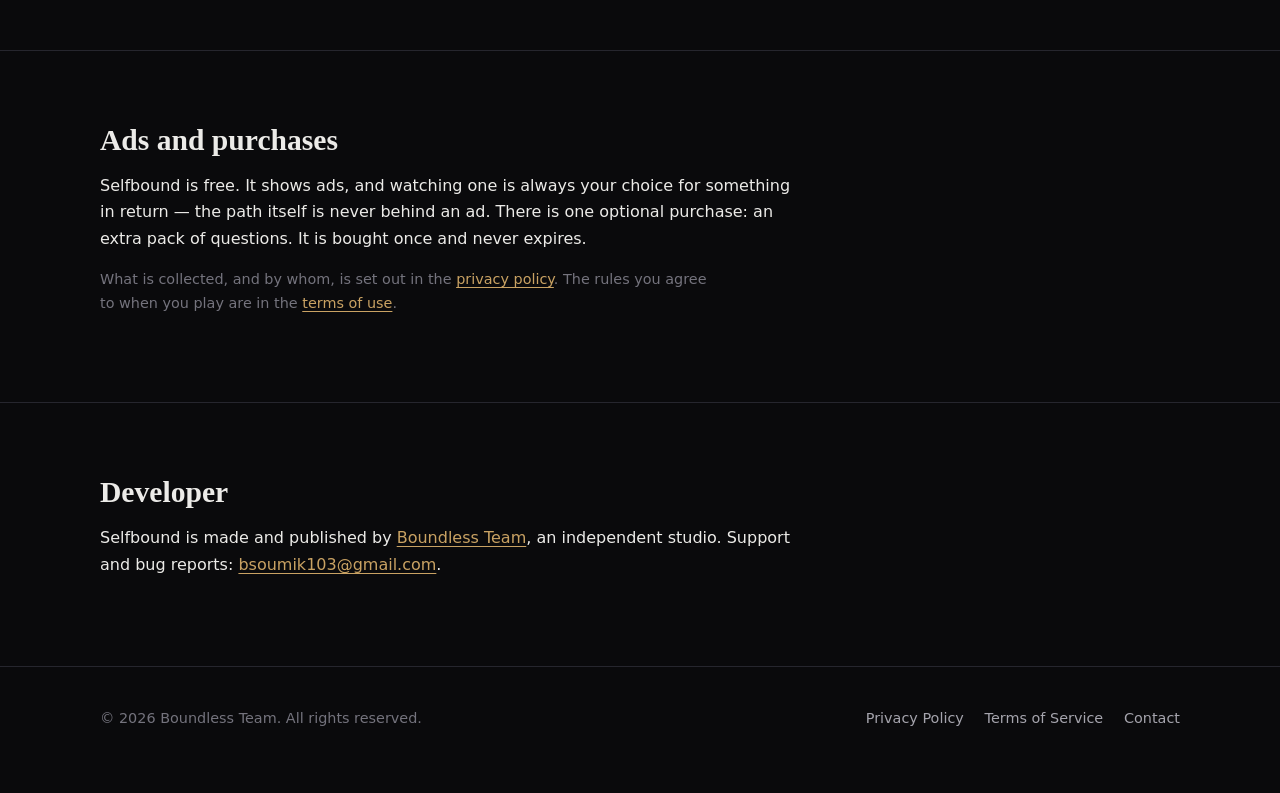
<file: games/selfbound/index.html>
<!DOCTYPE html>
<html lang="en">
<head>
<meta charset="utf-8">
<meta name="viewport" content="width=device-width, initial-scale=1">
<title>Selfbound — Boundless Team</title>
<meta name="description" content="Selfbound is a narrative game of hard questions with no right answers. Every choice moves who you are, and at the end the game tells you who you became.">
<link rel="canonical" href="https://games.boundlessfiction.com/games/selfbound/">
<meta property="og:type" content="website">
<meta property="og:site_name" content="Boundless Team">
<meta property="og:title" content="Selfbound — Boundless Team">
<meta property="og:description" content="A path of hard questions with no right answers. Find out who you become.">
<meta property="og:url" content="https://games.boundlessfiction.com/games/selfbound/">
<meta property="og:image" content="https://games.boundlessfiction.com/assets/img/selfbound/og.jpg">
<meta name="twitter:card" content="summary_large_image">
<link rel="icon" href="/favicon.ico" sizes="any">
<link rel="apple-touch-icon" href="/assets/img/site/apple-touch-icon.png">
<link rel="stylesheet" href="/assets/css/site.css">
<script type="application/ld+json">
{
  "@context": "https://schema.org",
  "@type": "VideoGame",
  "name": "Selfbound",
  "url": "https://games.boundlessfiction.com/games/selfbound/",
  "image": "https://games.boundlessfiction.com/assets/img/selfbound/icon-256.png?v=2",
  "applicationCategory": "GameApplication",
  "operatingSystem": "Android",
  "author": { "@type": "Organization", "name": "Boundless Team" },
  "publisher": { "@type": "Organization", "name": "Boundless Team" }
}
</script>
</head>
<body>
<a class="skip" href="#main">Skip to content</a>

<header class="site-head">
  <div class="wrap">
    <a class="brand" href="/">
      <img src="/assets/img/site/icon-512.png" alt="" width="28" height="28">
      Boundless Team
    </a>
    <nav class="site-nav" aria-label="Main">
      <a href="/#games">Games</a>
      <a href="/#contact">Contact</a>
      <a href="/privacy-policy/">Privacy</a>
      <a href="/terms/">Terms</a>
    </nav>
  </div>
</header>

<main id="main">

  <section class="hero">
    <div class="wrap game-head">
      <img class="icon" src="/assets/img/selfbound/icon-256.png?v=2" alt="Selfbound app icon" width="112" height="112">
      <div class="intro">
        <p class="eyebrow">Android &middot; Narrative</p>
        <h1>Selfbound</h1>
        <p class="lede">
          A path of hard questions with no right answers. Every choice moves who you are, and
          at the end the game tells you who you became — not who you meant to be.
        </p>
        <div class="btn-row">
          <!-- Replace with the Play listing URL once the game is published. -->
          <a class="btn btn-primary" href="[Google Play URL]" aria-disabled="true">Get it on Google Play</a>
          <a class="btn" href="mailto:bsoumik103@gmail.com">Contact support</a>
        </div>
        <p class="muted" style="margin-top:0.9rem">Coming to Google Play. Plays offline, no account needed.</p>
      </div>
    </div>
  </section>

  <section class="section">
    <div class="wrap">
      <h2>Screenshots</h2>
      <div class="shots" role="group" aria-label="Screenshots from Selfbound">
        <img src="/assets/img/selfbound/store-1-inner-growth.jpg" alt="Store art: Track your inner growth. A girl with her cat beside a phone showing Selfbound." width="540" height="960" loading="lazy">
        <img src="/assets/img/selfbound/store-2-questions-stay.jpg" alt="Some questions stay with you. The Lifeboat Is Full, a hard question with four answers." width="540" height="960" loading="lazy">
        <img src="/assets/img/selfbound/store-3-deep-trials.jpg" alt="Face deep trials. The Statement, a heavy trial with four answers." width="540" height="960" loading="lazy">
        <img src="/assets/img/selfbound/store-4-life-report.jpg" alt="See your Life Report. The end of a run names who you became and maps your traits." width="540" height="960" loading="lazy">
        <img src="/assets/img/selfbound/store-5-the-statement.jpg" alt="A heavy trial, The Statement, on the path of hard questions." width="540" height="960" loading="lazy">
      </div>
    </div>
  </section>

  <section class="section">
    <div class="wrap">
      <h2>What it is</h2>
      <div class="prose">
        <p>
          Selfbound is a single path of moral dilemmas, read rather than played. Nothing is
          timed except the questions where hesitating is itself the answer, and nothing can be
          undone. The game keeps a quiet record of every choice and, at the end, shows you the
          shape of it.
        </p>
      </div>

      <ul class="features">
        <li>
          <strong>Questions with no correct answer</strong>
          <span>Every option costs something. The game never tells you that you chose well.</span>
        </li>
        <li>
          <strong>A tree that grows as you answer</strong>
          <span>Your path is drawn as a tree, with harder optional questions hanging on it as fruit.</span>
        </li>
        <li>
          <strong>A life report at the end</strong>
          <span>Your traits, your contradictions, and the archetype you turned out to be.</span>
        </li>
        <li>
          <strong>Plays offline</strong>
          <span>No account, no sign-up. Progress stays on your phone unless you back it up to Play Games.</span>
        </li>
      </ul>
    </div>
  </section>

  <section class="section">
    <div class="wrap prose">
      <h2>Ads and purchases</h2>
      <p>
        Selfbound is free. It shows ads, and watching one is always your choice for something
        in return — the path itself is never behind an ad. There is one optional purchase: an
        extra pack of questions. It is bought once and never expires.
      </p>
      <p class="muted">
        What is collected, and by whom, is set out in the
        <a href="/privacy-policy/">privacy policy</a>. The rules you agree to when you play are
        in the <a href="/terms/">terms of use</a>.
      </p>
    </div>
  </section>

  <section class="section">
    <div class="wrap prose">
      <h2>Developer</h2>
      <p>
        Selfbound is made and published by <a href="/">Boundless Team</a>, an independent
        studio. Support and bug reports:
        <a href="mailto:bsoumik103@gmail.com">bsoumik103@gmail.com</a>.
      </p>
    </div>
  </section>

</main>

<footer class="site-foot">
  <div class="wrap">
    <p>&copy; <span id="year">2026</span> Boundless Team. All rights reserved.</p>
    <nav aria-label="Legal">
      <a href="/privacy-policy/">Privacy Policy</a>
      <a href="/terms/">Terms of Service</a>
      <a href="mailto:bsoumik103@gmail.com">Contact</a>
    </nav>
  </div>
</footer>

<script>document.getElementById('year').textContent = new Date().getFullYear();</script>
</body>
</html>
</file>
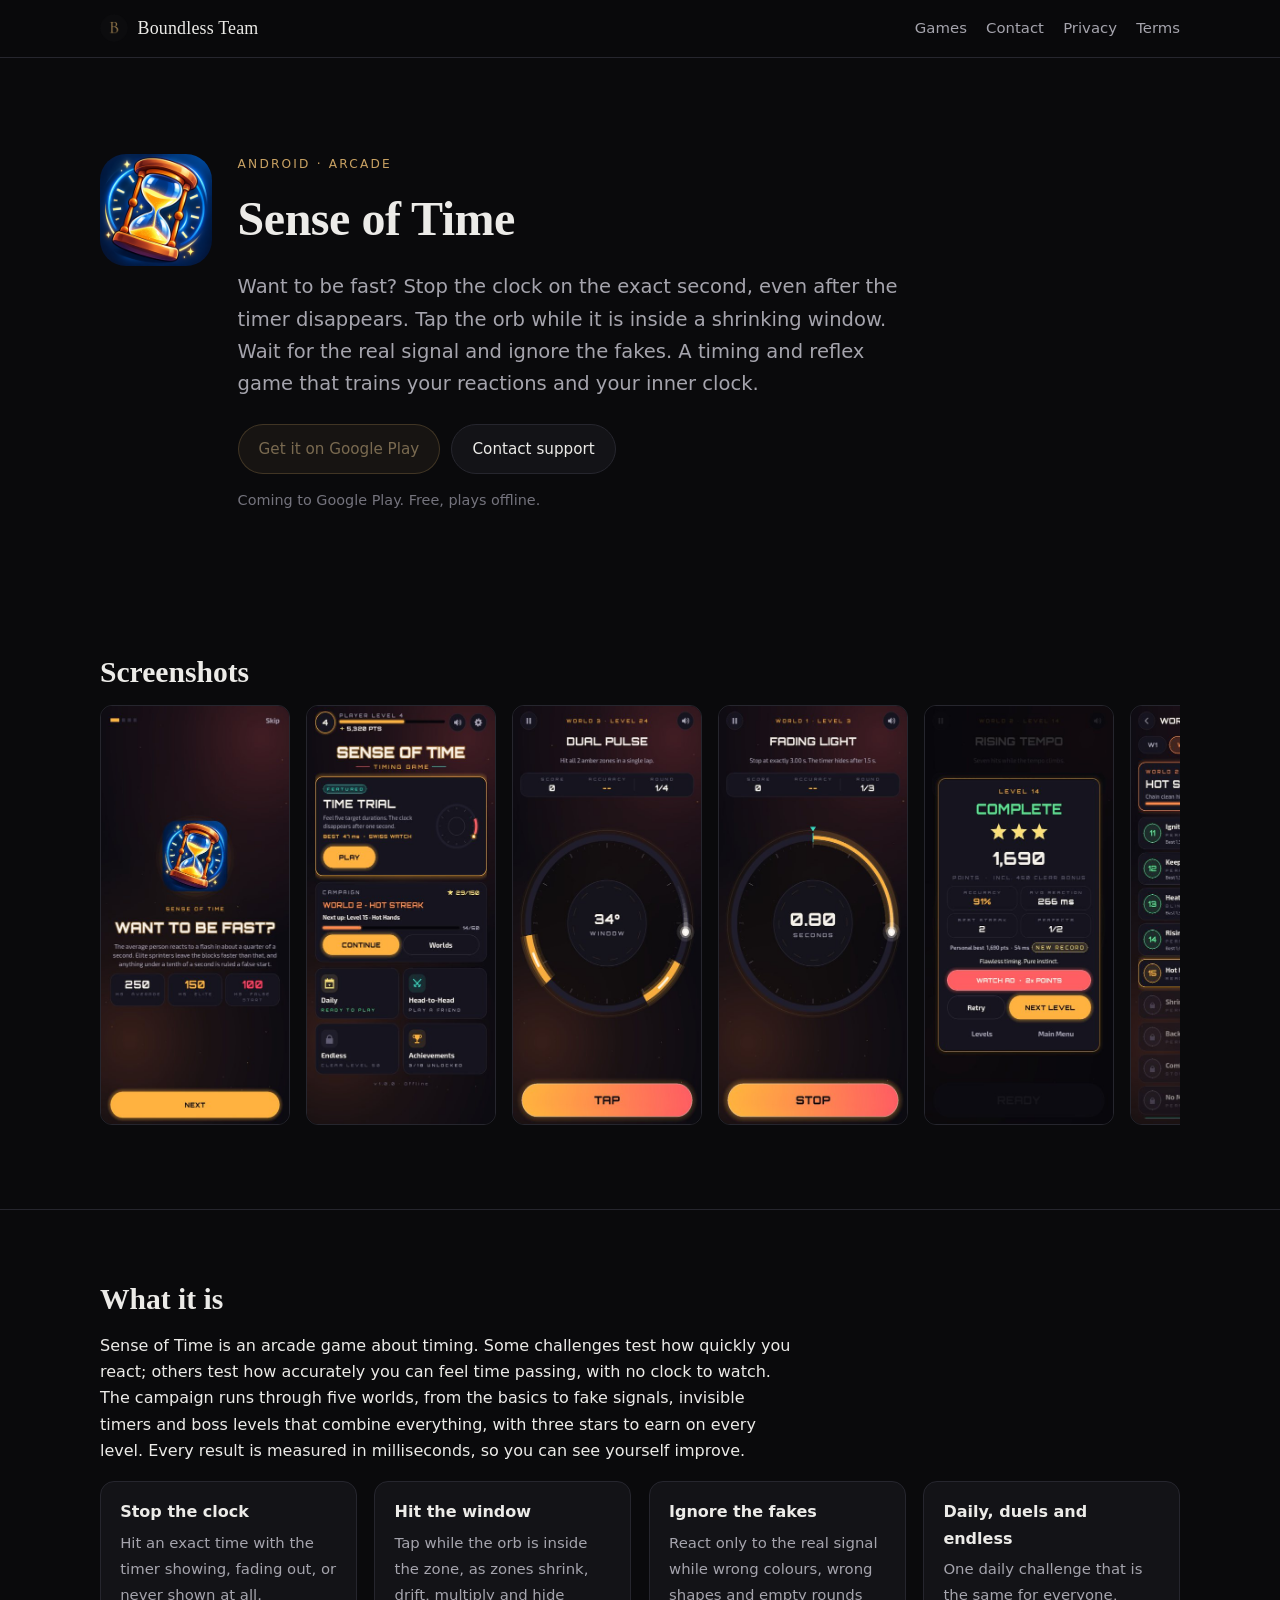
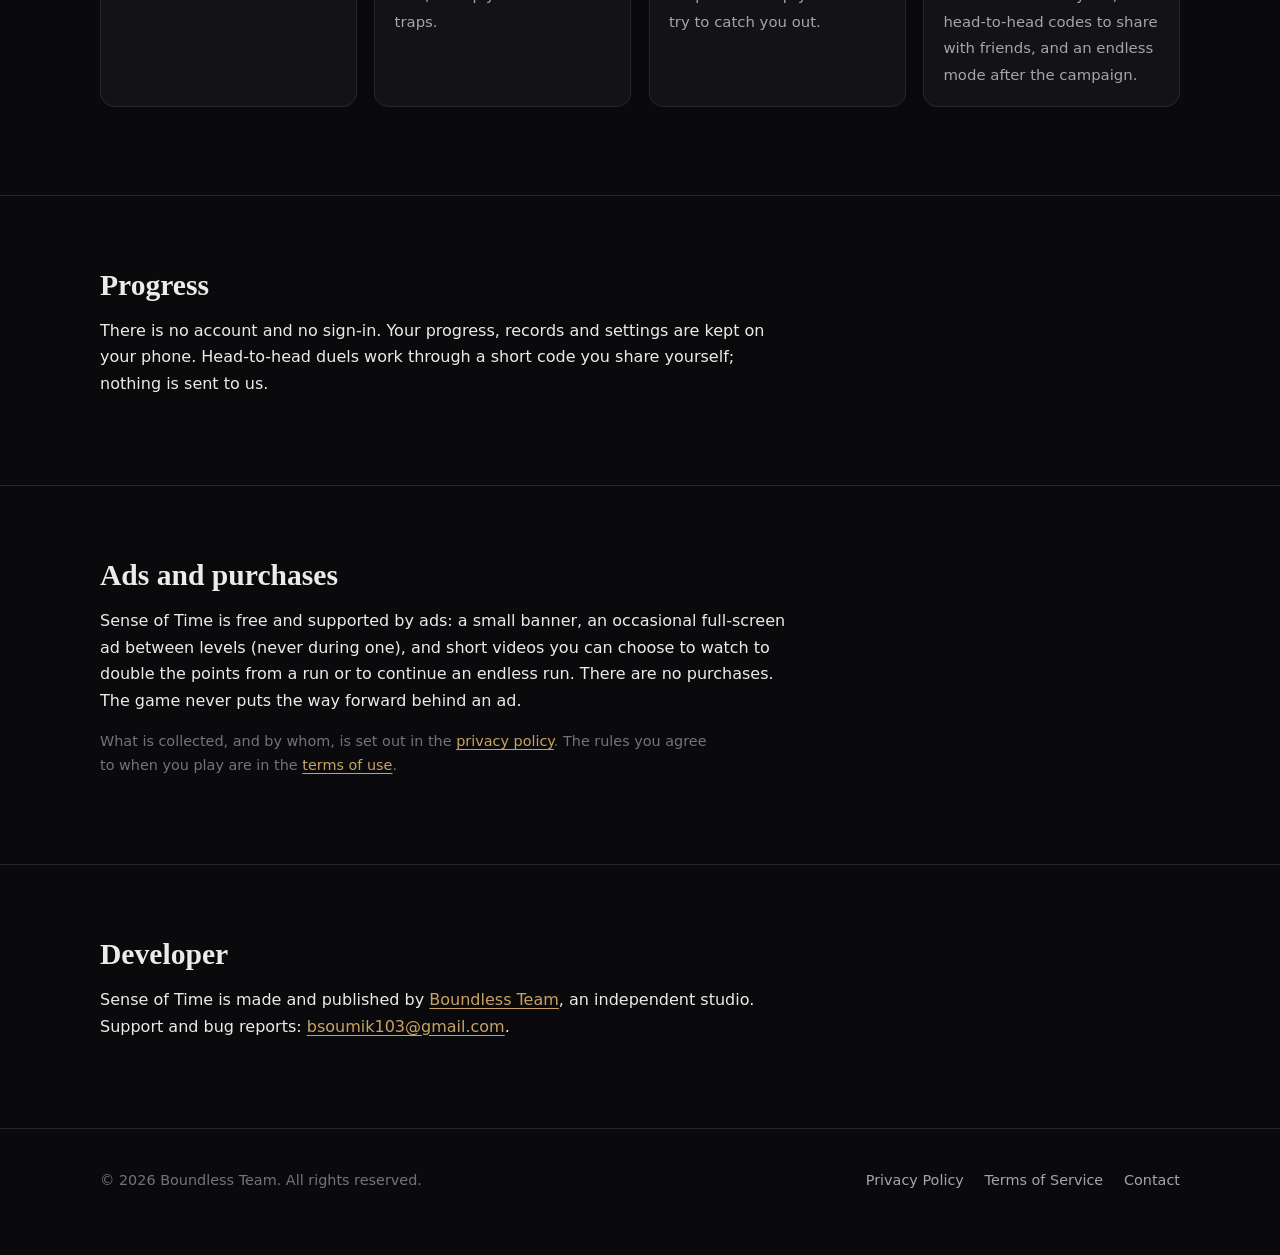
<file: games/sense-of-time/index.html>
<!DOCTYPE html>
<html lang="en">
<head>
<meta charset="utf-8">
<meta name="viewport" content="width=device-width, initial-scale=1">
<title>Sense of Time — Boundless Team</title>
<meta name="description" content="Stop the clock on the exact second, tap the orb inside the window, and ignore the fake signals. A timing and reflex arcade game for Android from Boundless Team.">
<link rel="canonical" href="https://games.boundlessfiction.com/games/sense-of-time/">
<meta property="og:type" content="website">
<meta property="og:site_name" content="Boundless Team">
<meta property="og:title" content="Sense of Time — Boundless Team">
<meta property="og:description" content="Feel time. React faster. A timing and reflex arcade game: stop clocks you can't see, hit shrinking windows, and ignore the fakes.">
<meta property="og:url" content="https://games.boundlessfiction.com/games/sense-of-time/">
<meta property="og:image" content="https://games.boundlessfiction.com/assets/img/sense-of-time/og.jpg?v=1">
<meta name="twitter:card" content="summary_large_image">
<link rel="icon" href="/favicon.ico" sizes="any">
<link rel="apple-touch-icon" href="/assets/img/site/apple-touch-icon.png">
<link rel="stylesheet" href="/assets/css/site.css">
<script type="application/ld+json">
{
  "@context": "https://schema.org",
  "@type": "VideoGame",
  "name": "Sense of Time",
  "alternateName": "Timing Game: Sense of Time",
  "url": "https://games.boundlessfiction.com/games/sense-of-time/",
  "image": "https://games.boundlessfiction.com/assets/img/sense-of-time/icon-256.png",
  "applicationCategory": "GameApplication",
  "genre": "Arcade",
  "operatingSystem": "Android",
  "offers": { "@type": "Offer", "price": "0", "priceCurrency": "USD" },
  "author": { "@type": "Organization", "name": "Boundless Team" },
  "publisher": { "@type": "Organization", "name": "Boundless Team" }
}
</script>
</head>
<body>
<a class="skip" href="#main">Skip to content</a>

<header class="site-head">
  <div class="wrap">
    <a class="brand" href="/">
      <img src="/assets/img/site/icon-512.png" alt="" width="28" height="28">
      Boundless Team
    </a>
    <nav class="site-nav" aria-label="Main">
      <a href="/#games">Games</a>
      <a href="/#contact">Contact</a>
      <a href="/privacy-policy/">Privacy</a>
      <a href="/terms/">Terms</a>
    </nav>
  </div>
</header>

<main id="main">

  <section class="hero">
    <div class="wrap game-head">
      <img class="icon" src="/assets/img/sense-of-time/icon-256.png" alt="Sense of Time app icon" width="112" height="112">
      <div class="intro">
        <p class="eyebrow">Android &middot; Arcade</p>
        <h1>Sense of Time</h1>
        <p class="lede">
          Want to be fast? Stop the clock on the exact second, even after the timer disappears.
          Tap the orb while it is inside a shrinking window. Wait for the real signal and ignore
          the fakes. A timing and reflex game that trains your reactions and your inner clock.
        </p>
        <div class="btn-row">
          <!-- Replace with the Play listing URL once the game is published:
               https://play.google.com/store/apps/details?id=com.senseoftime.timinggame -->
          <a class="btn btn-primary" href="[Google Play URL]" aria-disabled="true">Get it on Google Play</a>
          <a class="btn" href="mailto:bsoumik103@gmail.com">Contact support</a>
        </div>
        <p class="muted" style="margin-top:0.9rem">Coming to Google Play. Free, plays offline.</p>
      </div>
    </div>
  </section>

  <section class="section">
    <div class="wrap">
      <h2>Screenshots</h2>
      <div class="shots" role="group" aria-label="Screenshots from Sense of Time">
        <img src="/assets/img/sense-of-time/want-to-be-fast.jpg" alt="The first onboarding screen: an hourglass icon above the headline Want to be fast, with three reaction-time benchmarks: 250 ms average, 150 ms elite, 100 ms false start." width="412" height="915" loading="lazy">
        <img src="/assets/img/sense-of-time/home.jpg" alt="The home screen: the Sense of Time title, a featured Time Trial card with a best of 47 ms, campaign progress at World 2 Hot Streak, and tiles for Daily, Head-to-Head, Endless and Achievements." width="412" height="915" loading="lazy">
        <img src="/assets/img/sense-of-time/perfect-window.jpg" alt="A ring level in progress: a glowing orb travels around a circular track toward two amber target zones, with score, accuracy and round counters above and a large TAP button below." width="412" height="915" loading="lazy">
        <img src="/assets/img/sense-of-time/stop-the-clock.jpg" alt="A stop-the-clock level: the timer reads 0.80 seconds as an amber arc sweeps toward the target marker at the top, with a STOP button below." width="412" height="915" loading="lazy">
        <img src="/assets/img/sense-of-time/level-complete.jpg" alt="A level complete screen with three gold stars, 1,690 points, 91 percent accuracy, a 266 ms average reaction and a new record badge." width="412" height="915" loading="lazy">
        <img src="/assets/img/sense-of-time/worlds.jpg" alt="The world select screen showing World 2, Hot Streak, with its levels listed, stars earned on cleared levels and locks on the ones still ahead." width="412" height="915" loading="lazy">
      </div>
    </div>
  </section>

  <section class="section">
    <div class="wrap">
      <h2>What it is</h2>
      <div class="prose">
        <p>
          Sense of Time is an arcade game about timing. Some challenges test how quickly you react;
          others test how accurately you can feel time passing, with no clock to watch. The
          campaign runs through five worlds, from the basics to fake signals, invisible timers and
          boss levels that combine everything, with three stars to earn on every level. Every
          result is measured in milliseconds, so you can see yourself improve.
        </p>
      </div>

      <ul class="features">
        <li>
          <strong>Stop the clock</strong>
          <span>Hit an exact time with the timer showing, fading out, or never shown at all.</span>
        </li>
        <li>
          <strong>Hit the window</strong>
          <span>Tap while the orb is inside the zone, as zones shrink, drift, multiply and hide traps.</span>
        </li>
        <li>
          <strong>Ignore the fakes</strong>
          <span>React only to the real signal while wrong colours, wrong shapes and empty rounds try to catch you out.</span>
        </li>
        <li>
          <strong>Daily, duels and endless</strong>
          <span>One daily challenge that is the same for everyone, head-to-head codes to share with friends, and an endless mode after the campaign.</span>
        </li>
      </ul>
    </div>
  </section>

  <section class="section">
    <div class="wrap prose">
      <h2>Progress</h2>
      <p>
        There is no account and no sign-in. Your progress, records and settings are kept on your
        phone. Head-to-head duels work through a short code you share yourself; nothing is sent
        to us.
      </p>
    </div>
  </section>

  <section class="section">
    <div class="wrap prose">
      <h2>Ads and purchases</h2>
      <p>
        Sense of Time is free and supported by ads: a small banner, an occasional full-screen ad
        between levels (never during one), and short videos you can choose to watch to double
        the points from a run or to continue an endless run. There are no purchases. The game
        never puts the way forward behind an ad.
      </p>
      <p class="muted">
        What is collected, and by whom, is set out in the
        <a href="/privacy-policy/">privacy policy</a>. The rules you agree to when you play are
        in the <a href="/terms/">terms of use</a>.
      </p>
    </div>
  </section>

  <section class="section">
    <div class="wrap prose">
      <h2>Developer</h2>
      <p>
        Sense of Time is made and published by <a href="/">Boundless Team</a>, an independent
        studio. Support and bug reports:
        <a href="mailto:bsoumik103@gmail.com">bsoumik103@gmail.com</a>.
      </p>
    </div>
  </section>

</main>

<footer class="site-foot">
  <div class="wrap">
    <p>&copy; <span id="year">2026</span> Boundless Team. All rights reserved.</p>
    <nav aria-label="Legal">
      <a href="/privacy-policy/">Privacy Policy</a>
      <a href="/terms/">Terms of Service</a>
      <a href="mailto:bsoumik103@gmail.com">Contact</a>
    </nav>
  </div>
</footer>

<script>document.getElementById('year').textContent = new Date().getFullYear();</script>
</body>
</html>
</file>
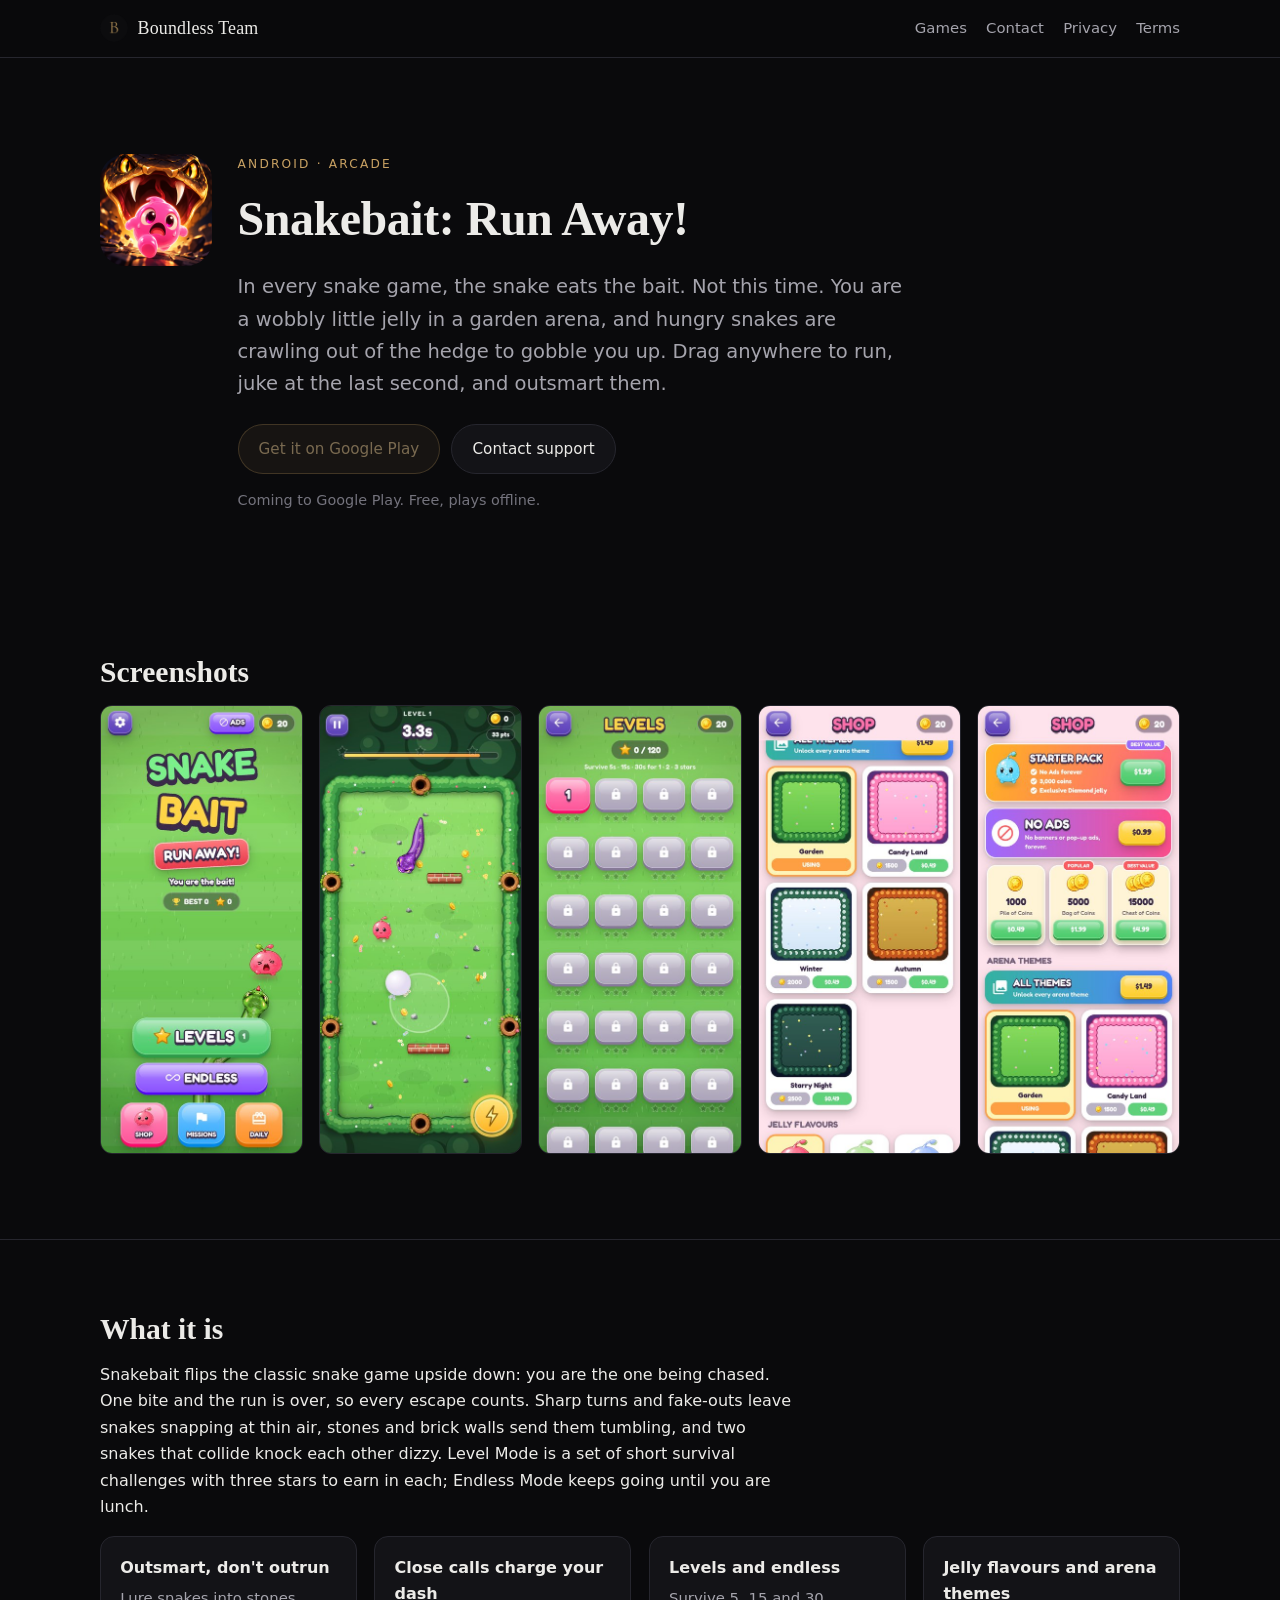
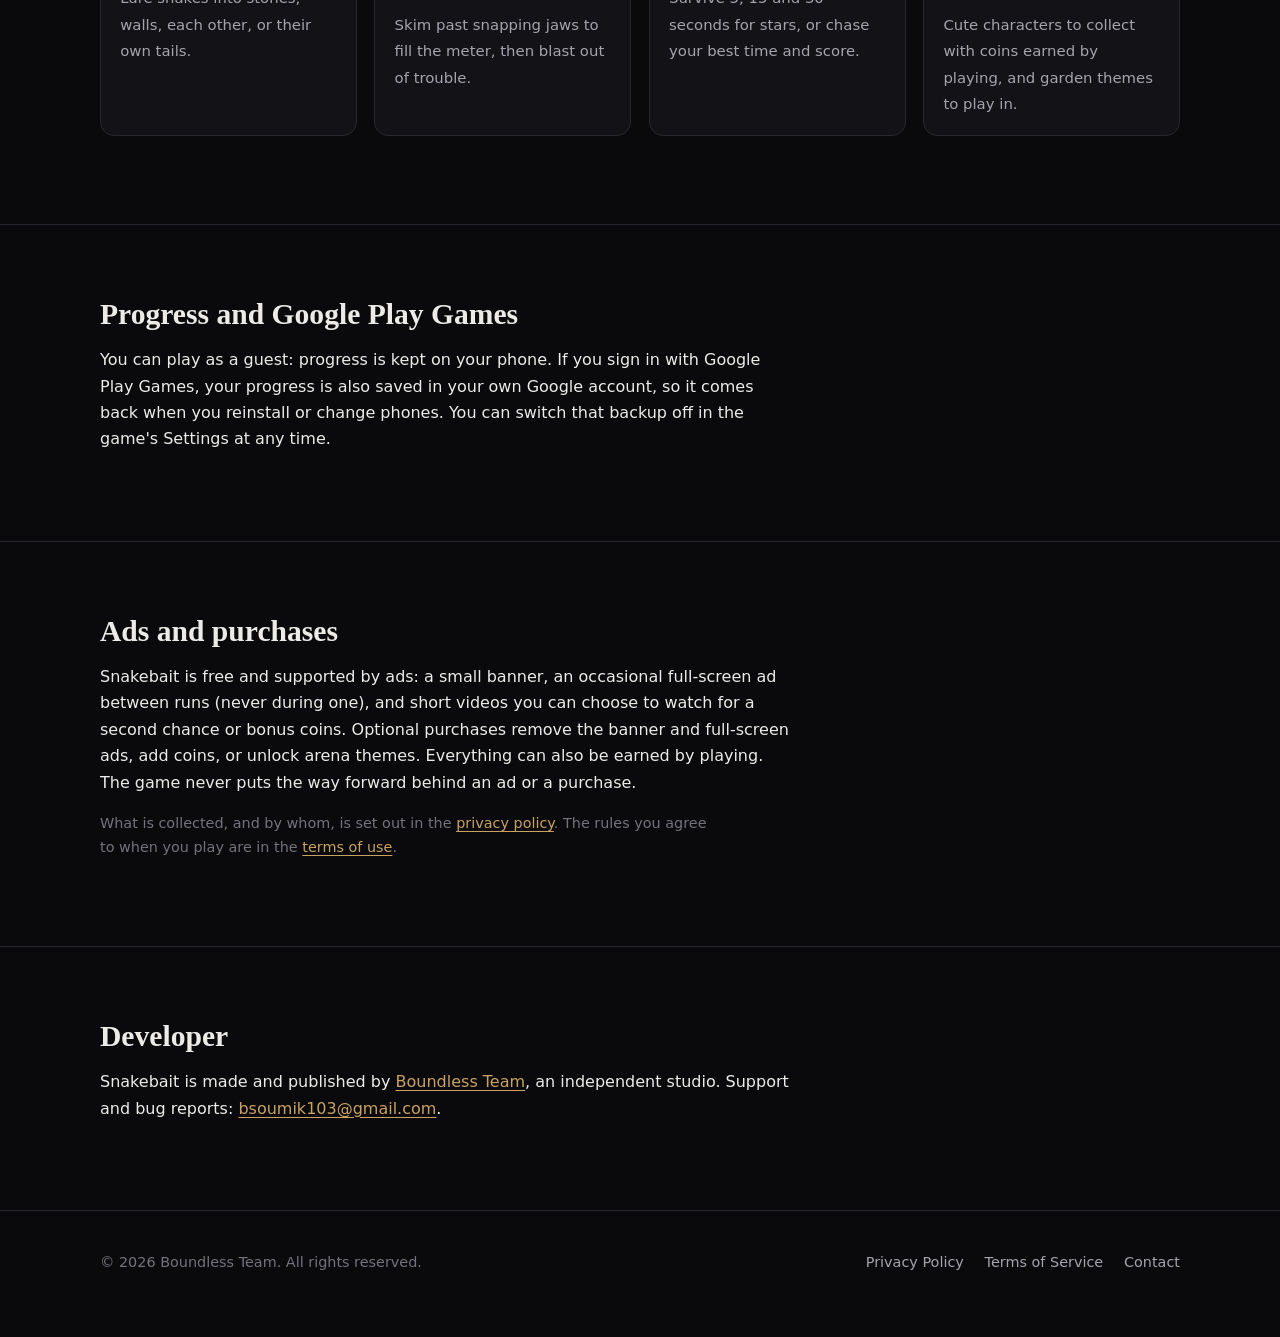
<file: games/snakebait/index.html>
<!DOCTYPE html>
<html lang="en">
<head>
<meta charset="utf-8">
<meta name="viewport" content="width=device-width, initial-scale=1">
<title>Snakebait: Run Away! — Boundless Team</title>
<meta name="description" content="You are the jelly bait. Outsmart hungry snakes, trick them into crashing, and survive in a cute garden arena. An Android arcade game from Boundless Team.">
<link rel="canonical" href="https://games.boundlessfiction.com/games/snakebait/">
<meta property="og:type" content="website">
<meta property="og:site_name" content="Boundless Team">
<meta property="og:title" content="Snakebait: Run Away! — Boundless Team">
<meta property="og:description" content="In every snake game, the snake eats the bait. Not this time. Outsmart hungry snakes and survive.">
<meta property="og:url" content="https://games.boundlessfiction.com/games/snakebait/">
<meta property="og:image" content="https://games.boundlessfiction.com/assets/img/snakebait/og.jpg">
<meta name="twitter:card" content="summary_large_image">
<link rel="icon" href="/favicon.ico" sizes="any">
<link rel="apple-touch-icon" href="/assets/img/site/apple-touch-icon.png">
<link rel="stylesheet" href="/assets/css/site.css">
<script type="application/ld+json">
{
  "@context": "https://schema.org",
  "@type": "VideoGame",
  "name": "Snakebait: Run Away!",
  "url": "https://games.boundlessfiction.com/games/snakebait/",
  "image": "https://games.boundlessfiction.com/assets/img/snakebait/icon-256.png",
  "applicationCategory": "GameApplication",
  "genre": "Arcade",
  "operatingSystem": "Android",
  "offers": { "@type": "Offer", "price": "0", "priceCurrency": "USD" },
  "author": { "@type": "Organization", "name": "Boundless Team" },
  "publisher": { "@type": "Organization", "name": "Boundless Team" }
}
</script>
</head>
<body>
<a class="skip" href="#main">Skip to content</a>

<header class="site-head">
  <div class="wrap">
    <a class="brand" href="/">
      <img src="/assets/img/site/icon-512.png" alt="" width="28" height="28">
      Boundless Team
    </a>
    <nav class="site-nav" aria-label="Main">
      <a href="/#games">Games</a>
      <a href="/#contact">Contact</a>
      <a href="/privacy-policy/">Privacy</a>
      <a href="/terms/">Terms</a>
    </nav>
  </div>
</header>

<main id="main">

  <section class="hero">
    <div class="wrap game-head">
      <img class="icon" src="/assets/img/snakebait/icon-256.png" alt="Snakebait app icon" width="112" height="112">
      <div class="intro">
        <p class="eyebrow">Android &middot; Arcade</p>
        <h1>Snakebait: Run Away!</h1>
        <p class="lede">
          In every snake game, the snake eats the bait. Not this time. You are a wobbly little
          jelly in a garden arena, and hungry snakes are crawling out of the hedge to gobble you
          up. Drag anywhere to run, juke at the last second, and outsmart them.
        </p>
        <div class="btn-row">
          <!-- Replace with the Play listing URL once the game is published:
               https://play.google.com/store/apps/details?id=com.snakebait.game -->
          <a class="btn btn-primary" href="[Google Play URL]" aria-disabled="true">Get it on Google Play</a>
          <a class="btn" href="mailto:bsoumik103@gmail.com">Contact support</a>
        </div>
        <p class="muted" style="margin-top:0.9rem">Coming to Google Play. Free, plays offline.</p>
      </div>
    </div>
  </section>

  <section class="section">
    <div class="wrap">
      <h2>Screenshots</h2>
      <div class="shots" role="group" aria-label="Screenshots from Snakebait">
        <img src="/assets/img/snakebait/run-from-the-snake.jpg" alt="The home screen: the Snakebait logo above a scared pink jelly being chased by a green snake, with Levels and Endless buttons." width="412" height="915" loading="lazy">
        <img src="/assets/img/snakebait/escape-in-the-garden.jpg" alt="A level in progress: the jelly runs across a hedged garden arena with stones, brick walls and coins while a purple snake hunts it. A timer bar with three stars runs along the top." width="412" height="915" loading="lazy">
        <img src="/assets/img/snakebait/level-mode.jpg" alt="The level select screen, a grid of levels each with three stars to earn." width="412" height="915" loading="lazy">
        <img src="/assets/img/snakebait/arena-themes.jpg" alt="The shop's arena themes: Garden, Candy Land, Winter, Autumn and Starry Night." width="412" height="915" loading="lazy">
        <img src="/assets/img/snakebait/shop.jpg" alt="The shop with the Starter Pack, No Ads and coin packs, each with its price." width="412" height="915" loading="lazy">
      </div>
    </div>
  </section>

  <section class="section">
    <div class="wrap">
      <h2>What it is</h2>
      <div class="prose">
        <p>
          Snakebait flips the classic snake game upside down: you are the one being chased. One
          bite and the run is over, so every escape counts. Sharp turns and fake-outs leave
          snakes snapping at thin air, stones and brick walls send them tumbling, and two snakes
          that collide knock each other dizzy. Level Mode is a set of short survival challenges
          with three stars to earn in each; Endless Mode keeps going until you are lunch.
        </p>
      </div>

      <ul class="features">
        <li>
          <strong>Outsmart, don't outrun</strong>
          <span>Lure snakes into stones, walls, each other, or their own tails.</span>
        </li>
        <li>
          <strong>Close calls charge your dash</strong>
          <span>Skim past snapping jaws to fill the meter, then blast out of trouble.</span>
        </li>
        <li>
          <strong>Levels and endless</strong>
          <span>Survive 5, 15 and 30 seconds for stars, or chase your best time and score.</span>
        </li>
        <li>
          <strong>Jelly flavours and arena themes</strong>
          <span>Cute characters to collect with coins earned by playing, and garden themes to play in.</span>
        </li>
      </ul>
    </div>
  </section>

  <section class="section">
    <div class="wrap prose">
      <h2>Progress and Google Play Games</h2>
      <p>
        You can play as a guest: progress is kept on your phone. If you sign in with Google Play
        Games, your progress is also saved in your own Google account, so it comes back when you
        reinstall or change phones. You can switch that backup off in the game's Settings at any
        time.
      </p>
    </div>
  </section>

  <section class="section">
    <div class="wrap prose">
      <h2>Ads and purchases</h2>
      <p>
        Snakebait is free and supported by ads: a small banner, an occasional full-screen ad
        between runs (never during one), and short videos you can choose to watch for a second
        chance or bonus coins. Optional purchases remove the banner and full-screen ads, add
        coins, or unlock arena themes. Everything can also be earned by playing. The game never
        puts the way forward behind an ad or a purchase.
      </p>
      <p class="muted">
        What is collected, and by whom, is set out in the
        <a href="/privacy-policy/">privacy policy</a>. The rules you agree to when you play are
        in the <a href="/terms/">terms of use</a>.
      </p>
    </div>
  </section>

  <section class="section">
    <div class="wrap prose">
      <h2>Developer</h2>
      <p>
        Snakebait is made and published by <a href="/">Boundless Team</a>, an independent
        studio. Support and bug reports:
        <a href="mailto:bsoumik103@gmail.com">bsoumik103@gmail.com</a>.
      </p>
    </div>
  </section>

</main>

<footer class="site-foot">
  <div class="wrap">
    <p>&copy; <span id="year">2026</span> Boundless Team. All rights reserved.</p>
    <nav aria-label="Legal">
      <a href="/privacy-policy/">Privacy Policy</a>
      <a href="/terms/">Terms of Service</a>
      <a href="mailto:bsoumik103@gmail.com">Contact</a>
    </nav>
  </div>
</footer>

<script>document.getElementById('year').textContent = new Date().getFullYear();</script>
</body>
</html>
</file>
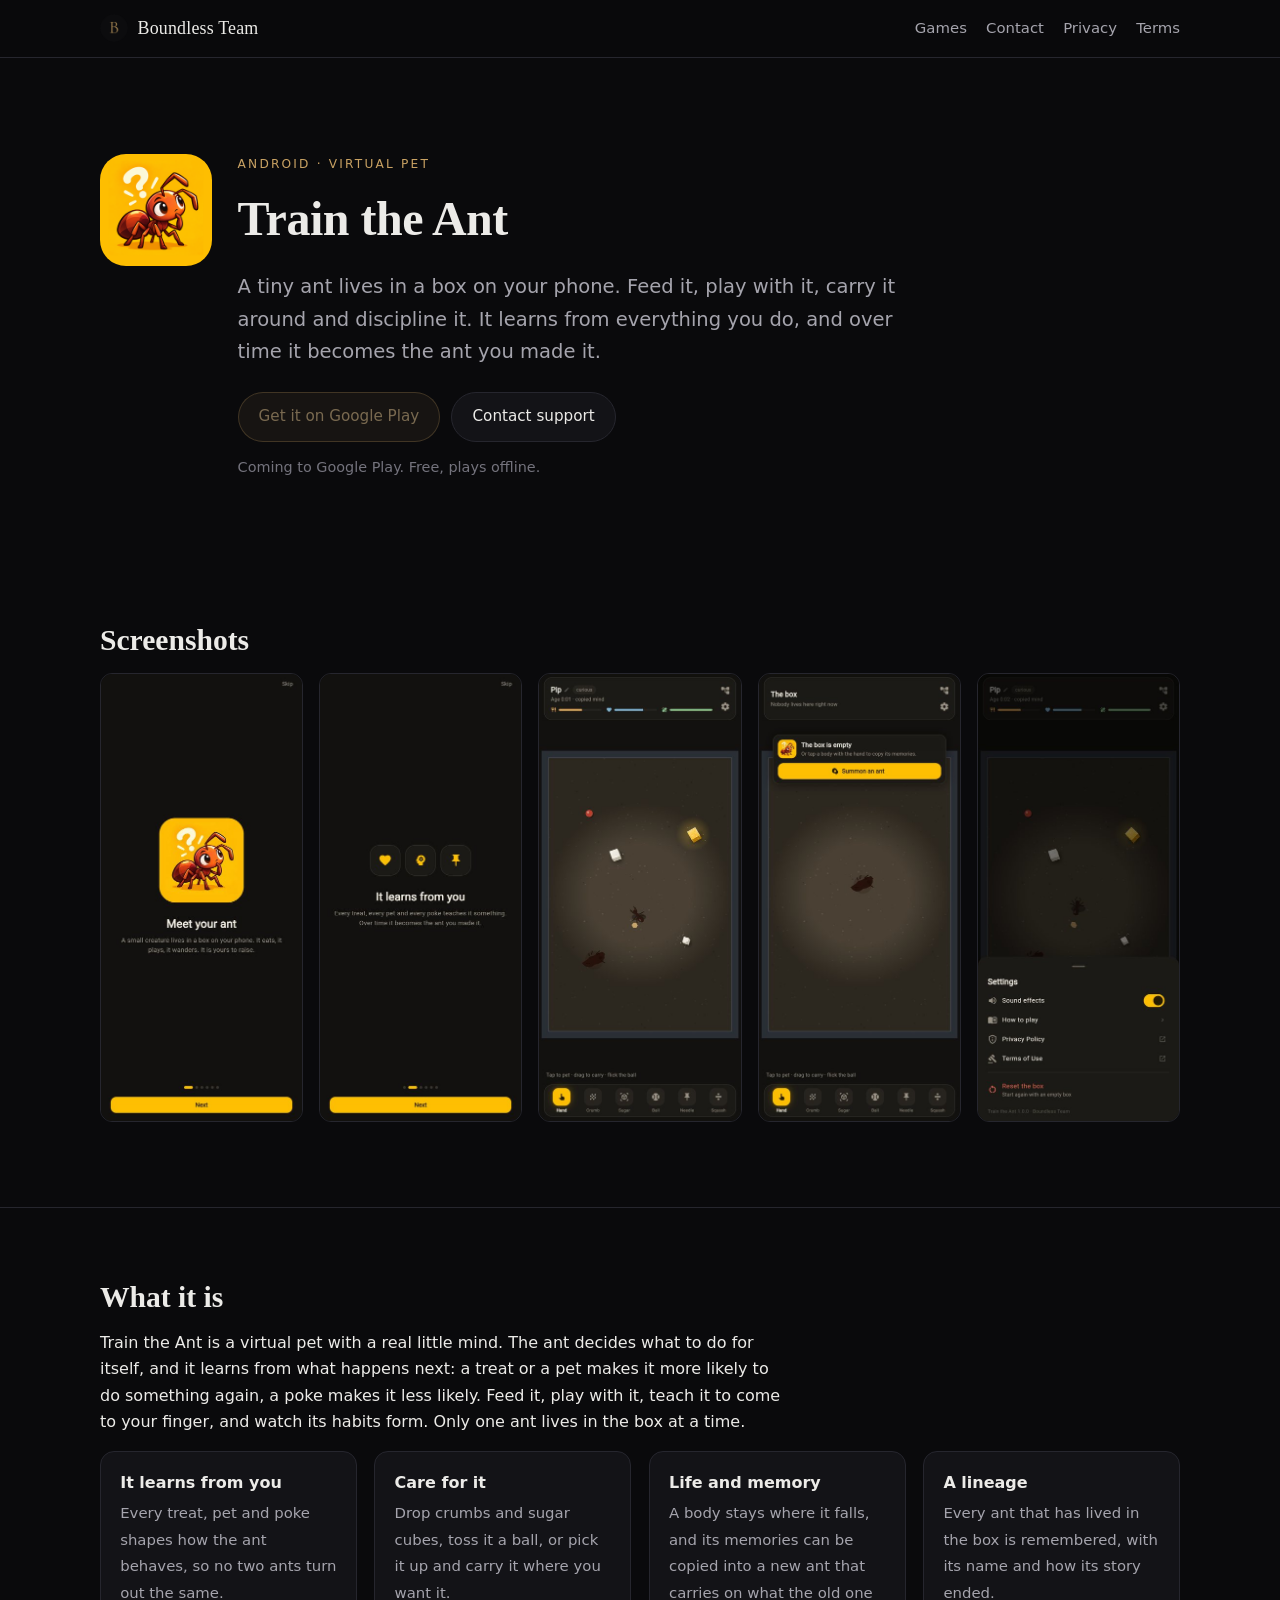
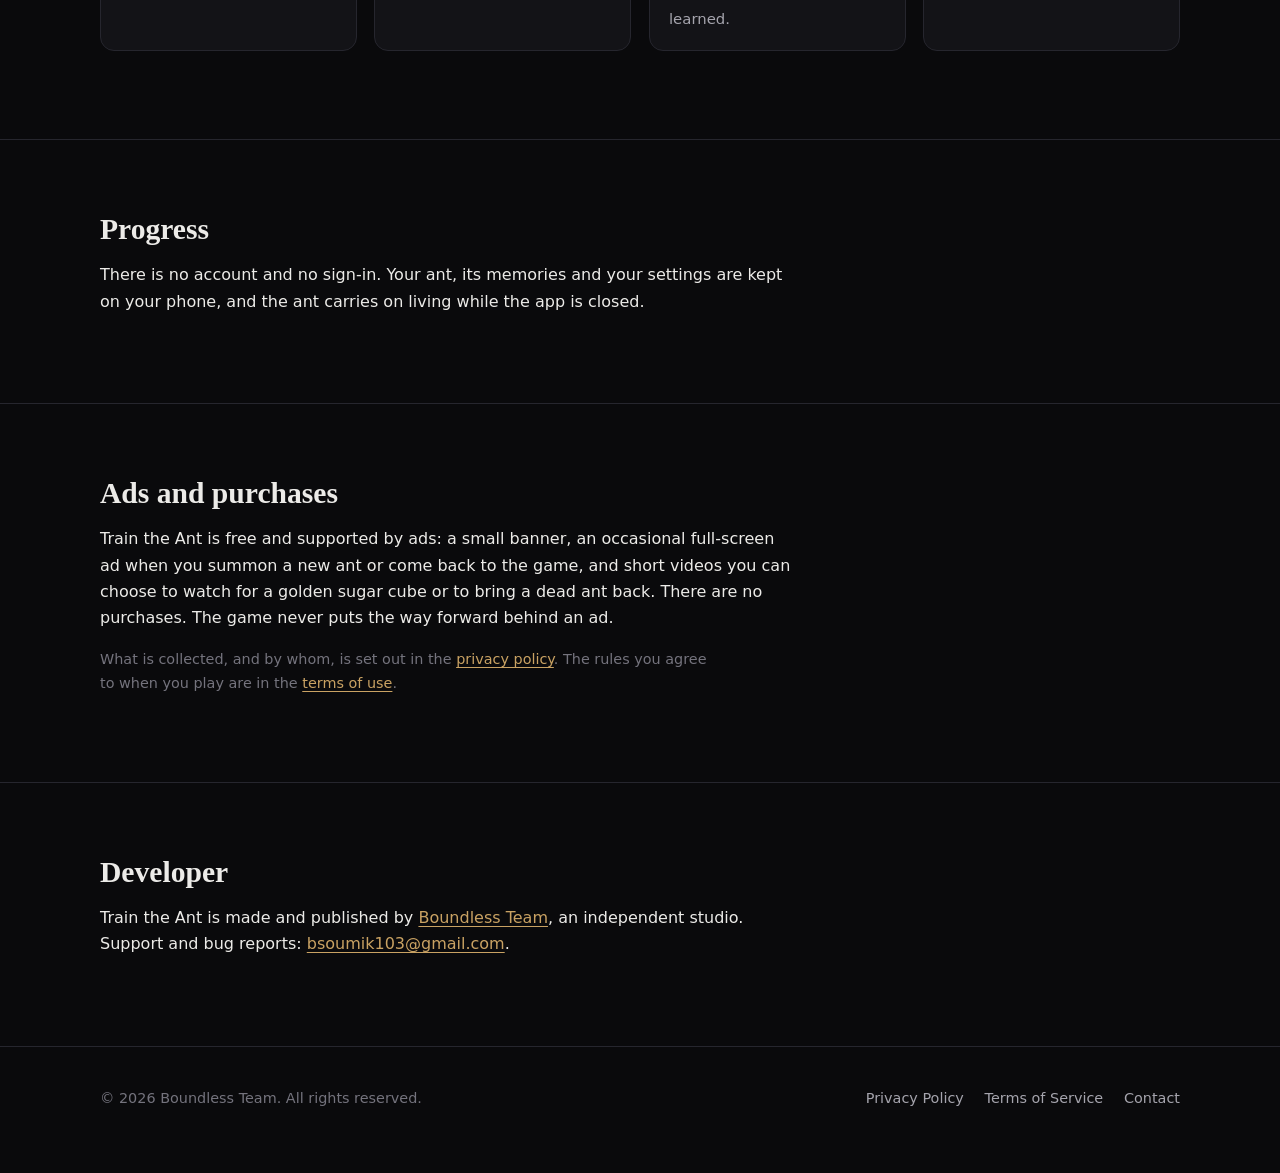
<file: games/train-the-ant/index.html>
<!DOCTYPE html>
<html lang="en">
<head>
<meta charset="utf-8">
<meta name="viewport" content="width=device-width, initial-scale=1">
<title>Train the Ant — Boundless Team</title>
<meta name="description" content="Raise a tiny ant in a box on your phone. Feed it, play with it, discipline it, and watch it learn from everything you do. An Android game from Boundless Team.">
<link rel="canonical" href="https://games.boundlessfiction.com/games/train-the-ant/">
<meta property="og:type" content="website">
<meta property="og:site_name" content="Boundless Team">
<meta property="og:title" content="Train the Ant — Boundless Team">
<meta property="og:description" content="Raise a tiny ant in a box on your phone. Feed it, play with it, discipline it, and watch it learn from everything you do.">
<meta property="og:url" content="https://games.boundlessfiction.com/games/train-the-ant/">
<meta property="og:image" content="https://games.boundlessfiction.com/assets/img/train-the-ant/og.jpg">
<meta name="twitter:card" content="summary_large_image">
<link rel="icon" href="/favicon.ico" sizes="any">
<link rel="apple-touch-icon" href="/assets/img/site/apple-touch-icon.png">
<link rel="stylesheet" href="/assets/css/site.css">
<script type="application/ld+json">
{
  "@context": "https://schema.org",
  "@type": "VideoGame",
  "name": "Train the Ant",
  "url": "https://games.boundlessfiction.com/games/train-the-ant/",
  "image": "https://games.boundlessfiction.com/assets/img/train-the-ant/icon-256.png",
  "applicationCategory": "GameApplication",
  "operatingSystem": "Android",
  "author": { "@type": "Organization", "name": "Boundless Team" },
  "publisher": { "@type": "Organization", "name": "Boundless Team" }
}
</script>
</head>
<body>
<a class="skip" href="#main">Skip to content</a>

<header class="site-head">
  <div class="wrap">
    <a class="brand" href="/">
      <img src="/assets/img/site/icon-512.png" alt="" width="28" height="28">
      Boundless Team
    </a>
    <nav class="site-nav" aria-label="Main">
      <a href="/#games">Games</a>
      <a href="/#contact">Contact</a>
      <a href="/privacy-policy/">Privacy</a>
      <a href="/terms/">Terms</a>
    </nav>
  </div>
</header>

<main id="main">

  <section class="hero">
    <div class="wrap game-head">
      <img class="icon" src="/assets/img/train-the-ant/icon-256.png" alt="Train the Ant app icon" width="112" height="112">
      <div class="intro">
        <p class="eyebrow">Android &middot; Virtual pet</p>
        <h1>Train the Ant</h1>
        <p class="lede">
          A tiny ant lives in a box on your phone. Feed it, play with it, carry it around and
          discipline it. It learns from everything you do, and over time it becomes the ant you
          made it.
        </p>
        <div class="btn-row">
          <!-- Replace with the Play listing URL once the game is published:
               https://play.google.com/store/apps/details?id=com.traintheant.game -->
          <a class="btn btn-primary" href="[Google Play URL]" aria-disabled="true">Get it on Google Play</a>
          <a class="btn" href="mailto:bsoumik103@gmail.com">Contact support</a>
        </div>
        <p class="muted" style="margin-top:0.9rem">Coming to Google Play. Free, plays offline.</p>
      </div>
    </div>
  </section>

  <section class="section">
    <div class="wrap">
      <h2>Screenshots</h2>
      <div class="shots" role="group" aria-label="Screenshots from Train the Ant">
        <img src="/assets/img/train-the-ant/meet-your-ant.jpg" alt="The first onboarding screen: a cartoon ant with a question mark above its head, under the headline Meet your ant." width="412" height="915" loading="lazy">
        <img src="/assets/img/train-the-ant/it-learns-from-you.jpg" alt="An onboarding screen headed It learns from you, with heart, mind and pin icons above the line: every treat, every pet and every poke teaches it something." width="412" height="915" loading="lazy">
        <img src="/assets/img/train-the-ant/the-box.jpg" alt="The box from above: an ant named Pip walks across a sandy floor between sugar cubes, a glowing golden sugar cube, a crumb and a red ball, with food, trust and health bars above and a row of tools below." width="412" height="915" loading="lazy">
        <img src="/assets/img/train-the-ant/when-the-box-is-empty.jpg" alt="An empty box with a squashed ant lying in the middle and a card offering to summon a new ant or copy the dead one's memories." width="412" height="915" loading="lazy">
        <img src="/assets/img/train-the-ant/settings.jpg" alt="The settings sheet over the box, with sound effects, how to play, privacy policy, terms of use and a reset button." width="412" height="915" loading="lazy">
      </div>
    </div>
  </section>

  <section class="section">
    <div class="wrap">
      <h2>What it is</h2>
      <div class="prose">
        <p>
          Train the Ant is a virtual pet with a real little mind. The ant decides what to do for
          itself, and it learns from what happens next: a treat or a pet makes it more likely to
          do something again, a poke makes it less likely. Feed it, play with it, teach it to come
          to your finger, and watch its habits form. Only one ant lives in the box at a time.
        </p>
      </div>

      <ul class="features">
        <li>
          <strong>It learns from you</strong>
          <span>Every treat, pet and poke shapes how the ant behaves, so no two ants turn out the same.</span>
        </li>
        <li>
          <strong>Care for it</strong>
          <span>Drop crumbs and sugar cubes, toss it a ball, or pick it up and carry it where you want it.</span>
        </li>
        <li>
          <strong>Life and memory</strong>
          <span>A body stays where it falls, and its memories can be copied into a new ant that carries on what the old one learned.</span>
        </li>
        <li>
          <strong>A lineage</strong>
          <span>Every ant that has lived in the box is remembered, with its name and how its story ended.</span>
        </li>
      </ul>
    </div>
  </section>

  <section class="section">
    <div class="wrap prose">
      <h2>Progress</h2>
      <p>
        There is no account and no sign-in. Your ant, its memories and your settings are kept on
        your phone, and the ant carries on living while the app is closed.
      </p>
    </div>
  </section>

  <section class="section">
    <div class="wrap prose">
      <h2>Ads and purchases</h2>
      <p>
        Train the Ant is free and supported by ads: a small banner, an occasional full-screen ad
        when you summon a new ant or come back to the game, and short videos you can choose to
        watch for a golden sugar cube or to bring a dead ant back. There are no purchases. The
        game never puts the way forward behind an ad.
      </p>
      <p class="muted">
        What is collected, and by whom, is set out in the
        <a href="/privacy-policy/">privacy policy</a>. The rules you agree to when you play are
        in the <a href="/terms/">terms of use</a>.
      </p>
    </div>
  </section>

  <section class="section">
    <div class="wrap prose">
      <h2>Developer</h2>
      <p>
        Train the Ant is made and published by <a href="/">Boundless Team</a>, an independent
        studio. Support and bug reports:
        <a href="mailto:bsoumik103@gmail.com">bsoumik103@gmail.com</a>.
      </p>
    </div>
  </section>

</main>

<footer class="site-foot">
  <div class="wrap">
    <p>&copy; <span id="year">2026</span> Boundless Team. All rights reserved.</p>
    <nav aria-label="Legal">
      <a href="/privacy-policy/">Privacy Policy</a>
      <a href="/terms/">Terms of Service</a>
      <a href="mailto:bsoumik103@gmail.com">Contact</a>
    </nav>
  </div>
</footer>

<script>document.getElementById('year').textContent = new Date().getFullYear();</script>
</body>
</html>
</file>
<file: assets/css/site.css>
/* Boundless Team — one stylesheet for the whole site.
   Every page links this file and nothing else. No frameworks, no webfonts: the fastest
   stylesheet is the one the browser already has cached from the last page. */

:root {
  --bg: #0a0a0c;
  --surface: #131317;
  --surface-2: #191920;
  --stroke: #26262e;
  --text: #ecebe8;
  --text-dim: #a5a4ad;
  --text-mute: #74737d;
  --gold: #c9a263;
  --gold-soft: rgba(201, 162, 99, 0.14);
  --radius: 14px;
  --measure: 68ch;
  --page: 1080px;
  --sans: system-ui, -apple-system, "Segoe UI", Roboto, "Helvetica Neue", Arial, sans-serif;
  --serif: "Iowan Old Style", "Palatino Linotype", Palatino, Georgia, "Times New Roman", serif;
}

*, *::before, *::after { box-sizing: border-box; }

html { -webkit-text-size-adjust: 100%; }

body {
  margin: 0;
  background: var(--bg);
  color: var(--text);
  font-family: var(--sans);
  font-size: 16px;
  line-height: 1.65;
  -webkit-font-smoothing: antialiased;
}

/* ---- Base elements ---------------------------------------------------- */

h1, h2, h3 { font-family: var(--serif); font-weight: 600; line-height: 1.2; margin: 0 0 0.5em; }
h1 { font-size: clamp(2rem, 5.2vw, 3rem); letter-spacing: -0.01em; }
h2 { font-size: clamp(1.4rem, 3.4vw, 1.85rem); }
h3 { font-size: 1.12rem; }
p { margin: 0 0 1em; }
ul { padding-left: 1.2em; }
li { margin-bottom: 0.4em; }

a { color: var(--gold); text-decoration-thickness: 1px; text-underline-offset: 3px; }
a:hover { color: #e0bd85; }

:focus-visible { outline: 2px solid var(--gold); outline-offset: 3px; border-radius: 4px; }

img { max-width: 100%; height: auto; display: block; }

code {
  font-family: ui-monospace, SFMono-Regular, Menlo, Consolas, monospace;
  font-size: 0.9em;
  background: var(--surface-2);
  border: 1px solid var(--stroke);
  border-radius: 5px;
  padding: 0.1em 0.4em;
  overflow-wrap: anywhere;
}

/* ---- Layout ------------------------------------------------------------ */

.wrap { width: min(100% - 2.5rem, var(--page)); margin-inline: auto; }

/* Keeps lines short without narrowing the container: a section written as
   <div class="wrap prose"> stays aligned with every other section, and it is the text
   inside it that is held to a readable measure. */
.prose > * { max-width: var(--measure); }
.section { padding: clamp(2.5rem, 7vw, 4.5rem) 0; }
.section + .section { border-top: 1px solid var(--stroke); }

.skip {
  position: absolute;
  left: -9999px;
  background: var(--surface);
  color: var(--text);
  padding: 0.7em 1.1em;
  border-radius: 0 0 var(--radius) 0;
  z-index: 10;
}
.skip:focus { left: 0; top: 0; }

/* ---- Header / footer --------------------------------------------------- */

.site-head {
  border-bottom: 1px solid var(--stroke);
  background: rgba(10, 10, 12, 0.92);
  position: sticky;
  top: 0;
  z-index: 5;
  backdrop-filter: blur(8px);
}
.site-head .wrap {
  display: flex;
  flex-wrap: wrap;
  gap: 0.6rem 1.4rem;
  align-items: center;
  padding-block: 0.85rem;
}
.brand {
  display: inline-flex;
  align-items: center;
  gap: 0.6rem;
  font-family: var(--serif);
  font-size: 1.12rem;
  color: var(--text);
  text-decoration: none;
  letter-spacing: 0.01em;
}
.brand img { width: 28px; height: 28px; border-radius: 50%; }
.site-nav { margin-left: auto; display: flex; gap: 1.2rem; flex-wrap: wrap; }
.site-nav a { color: var(--text-dim); text-decoration: none; font-size: 0.93rem; }
.site-nav a:hover, .site-nav a[aria-current="page"] { color: var(--text); }

.site-foot {
  border-top: 1px solid var(--stroke);
  padding: 2.5rem 0 3rem;
  color: var(--text-mute);
  font-size: 0.9rem;
}
.site-foot .wrap { display: flex; flex-wrap: wrap; gap: 1rem 2rem; align-items: baseline; }
.site-foot nav { display: flex; gap: 1.3rem; flex-wrap: wrap; margin-left: auto; }
.site-foot a { color: var(--text-dim); text-decoration: none; }
.site-foot a:hover { color: var(--text); }

/* ---- Hero -------------------------------------------------------------- */

.hero { padding: clamp(3rem, 9vw, 6rem) 0 clamp(2rem, 6vw, 3.5rem); }
.hero p.lede {
  font-size: clamp(1.05rem, 2.4vw, 1.22rem);
  color: var(--text-dim);
  max-width: 54ch;
}
.eyebrow {
  font-size: 0.76rem;
  letter-spacing: 0.18em;
  text-transform: uppercase;
  color: var(--gold);
  margin-bottom: 1rem;
}

/* ---- Game cards -------------------------------------------------------- */

.cards {
  display: grid;
  grid-template-columns: repeat(auto-fill, minmax(280px, 1fr));
  gap: 1.1rem;
  list-style: none;
  padding: 0;
  margin: 0;
}
.card {
  background: var(--surface);
  border: 1px solid var(--stroke);
  border-radius: var(--radius);
  padding: 1.3rem;
  display: flex;
  gap: 1.1rem;
  align-items: flex-start;
  transition: border-color 0.18s ease, background 0.18s ease;
}
.card:hover { border-color: #3a3a46; background: var(--surface-2); }
.card img { width: 68px; height: 68px; border-radius: 16px; flex: none; }
.card h3 { margin-bottom: 0.25rem; }
.card h3 a { color: var(--text); text-decoration: none; }
.card h3 a::after { content: ""; position: absolute; inset: 0; }
.card p { color: var(--text-dim); font-size: 0.93rem; margin-bottom: 0.7rem; }
.card { position: relative; }
.card .meta { font-size: 0.8rem; color: var(--text-mute); letter-spacing: 0.04em; }

/* A card that is a placeholder for work not yet published. */
.card.soon { border-style: dashed; }
.card.soon img { filter: grayscale(1); opacity: 0.45; }

/* ---- Buttons ----------------------------------------------------------- */

.btn {
  display: inline-flex;
  align-items: center;
  gap: 0.55rem;
  padding: 0.72rem 1.25rem;
  border-radius: 999px;
  border: 1px solid var(--stroke);
  background: var(--surface);
  color: var(--text);
  font-size: 0.95rem;
  font-weight: 500;
  text-decoration: none;
  position: relative;
  z-index: 1;
}
.btn:hover { background: var(--surface-2); color: var(--text); border-color: #3a3a46; }
.btn-primary { background: var(--gold-soft); border-color: rgba(201, 162, 99, 0.5); color: #e7c893; }
.btn-primary:hover { background: rgba(201, 162, 99, 0.2); color: #f0d6a8; }
.btn[aria-disabled="true"] { opacity: 0.5; pointer-events: none; }
.btn-row { display: flex; flex-wrap: wrap; gap: 0.7rem; margin: 1.5rem 0 0; }

/* ---- Game page --------------------------------------------------------- */

.game-head { display: flex; flex-wrap: wrap; gap: 1.6rem; align-items: flex-start; }
.game-head img.icon { width: 112px; height: 112px; border-radius: 26px; flex: none; }
.game-head .intro { flex: 1 1 320px; }

.shots {
  display: grid;
  grid-auto-flow: column;
  grid-auto-columns: minmax(190px, 220px);
  gap: 1rem;
  overflow-x: auto;
  padding-bottom: 0.8rem;
  scroll-snap-type: x mandatory;
  scrollbar-width: thin;
}
.shots img {
  border-radius: 12px;
  border: 1px solid var(--stroke);
  scroll-snap-align: start;
  background: var(--surface);
}

.features { display: grid; grid-template-columns: repeat(auto-fit, minmax(240px, 1fr)); gap: 1.1rem; list-style: none; padding: 0; }
.features li {
  background: var(--surface);
  border: 1px solid var(--stroke);
  border-radius: var(--radius);
  padding: 1.1rem 1.2rem;
  margin: 0;
}
.features strong { display: block; margin-bottom: 0.25rem; }
.features span { color: var(--text-dim); font-size: 0.93rem; }

/* ---- Legal documents --------------------------------------------------- */

.doc { max-width: var(--measure); }
.doc h2 { margin-top: 2.2rem; scroll-margin-top: 5rem; }
.doc h3 { margin-top: 1.6rem; }
.doc .updated { color: var(--text-mute); font-size: 0.9rem; }
.doc .note {
  background: var(--surface);
  border: 1px solid var(--stroke);
  border-left: 3px solid var(--gold);
  border-radius: 0 var(--radius) var(--radius) 0;
  padding: 1rem 1.2rem;
  color: var(--text-dim);
  font-size: 0.94rem;
}
.toc { background: var(--surface); border: 1px solid var(--stroke); border-radius: var(--radius); padding: 1.2rem 1.4rem; }
.toc ul { columns: 2; column-gap: 2rem; margin: 0; padding-left: 1.1em; }
.toc a { color: var(--text-dim); text-decoration: none; }
.toc a:hover { color: var(--gold); }
@media (max-width: 34rem) { .toc ul { columns: 1; } }

/* ---- Bits -------------------------------------------------------------- */

.muted { color: var(--text-mute); font-size: 0.9rem; }
.tag {
  display: inline-block;
  font-size: 0.72rem;
  letter-spacing: 0.12em;
  text-transform: uppercase;
  color: var(--gold);
  border: 1px solid rgba(201, 162, 99, 0.35);
  border-radius: 999px;
  padding: 0.15rem 0.6rem;
}

@media (prefers-reduced-motion: reduce) {
  *, *::before, *::after { animation-duration: 0.01ms !important; transition-duration: 0.01ms !important; }
}
</file>
